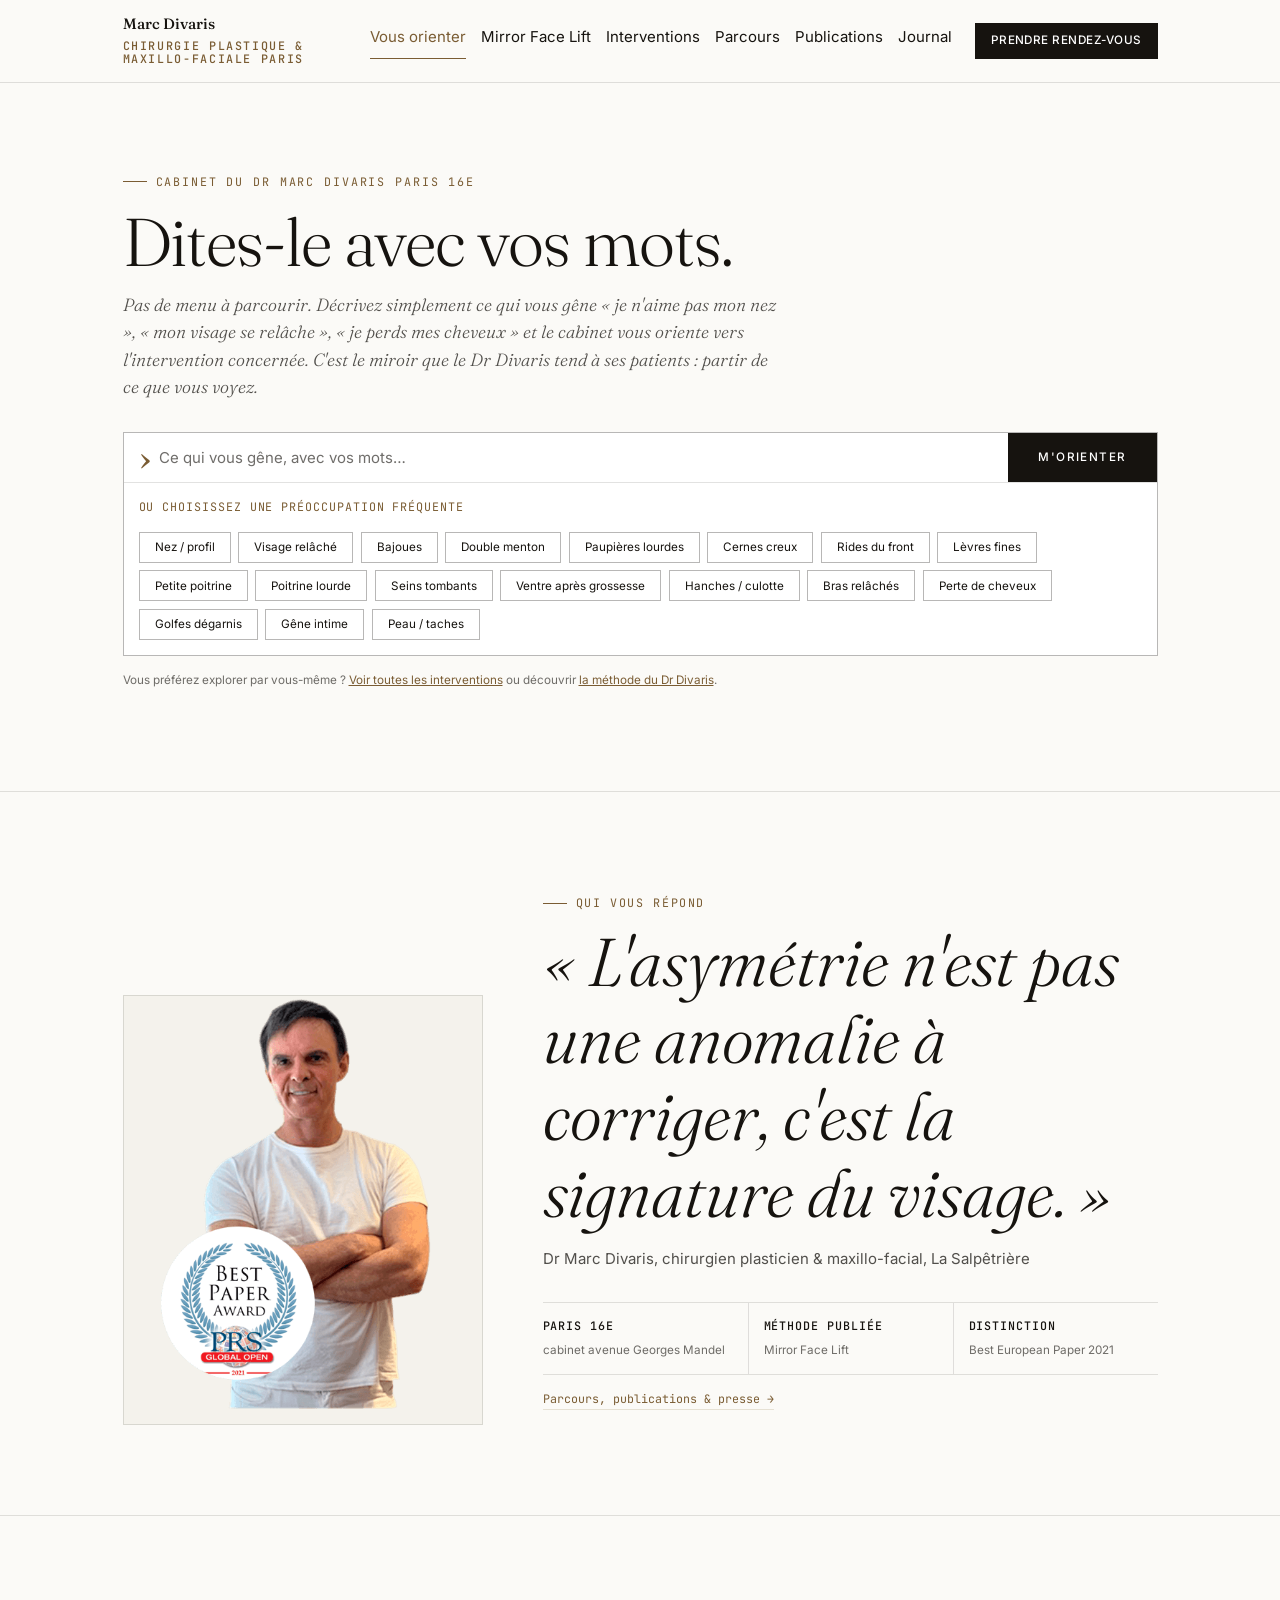
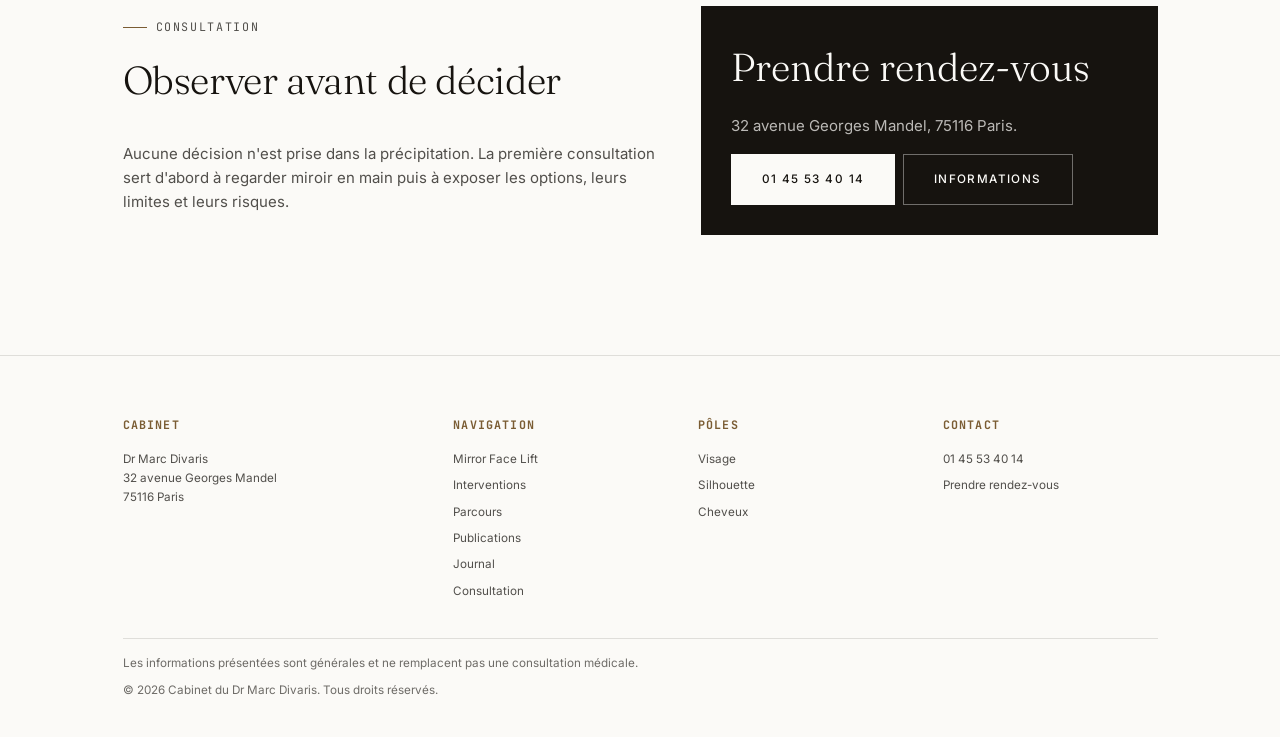
<file: index.html>
﻿<!DOCTYPE html>
<html lang="fr">
<head>
<meta charset="UTF-8">
<meta name="viewport" content="width=device-width, initial-scale=1.0">
<title>Dr Marc Divaris Dites-le avec vos mots | Chirurgie plastique, Paris</title>
<meta name="description" content="Décrivez ce qui vous gêne avec vos propres mots le cabinet du Dr Marc Divaris vous oriente vers la ou les interventions concernées. Orientation indicative, jamais un diagnostic.">
<link rel="preconnect" href="https://fonts.googleapis.com">
<link rel="preconnect" href="https://fonts.gstatic.com" crossorigin>
<link href="https://fonts.googleapis.com/css2?family=Fraunces:ital,opsz,wght@0,9..144,300;0,9..144,400;0,9..144,500;0,9..144,600;1,9..144,300;1,9..144,400&family=Inter:wght@400;500;600&family=JetBrains+Mono:wght@400;500&display=swap" rel="stylesheet">
<link rel="stylesheet" href="assets/style.css">
</head>
<body>
<a class="skip-link" href="#contenu">Aller au contenu principal</a>

<header class="site">
  <div class="wrap site-nav">
    <a class="brand" href="index.html">Marc Divaris<small>Chirurgie plastique &amp; maxillo-faciale Paris</small></a>
    <button type="button" class="nav-toggle" aria-label="Ouvrir le menu" aria-expanded="false" aria-controls="nav-links"><span></span><span></span><span></span></button>
    <ul class="nav-links" id="nav-links"><!-- généré par assets/main.js --></ul>
  </div>
</header>

<main id="contenu">

  <!-- GUIDE CONVERSATIONNEL -->
  <section class="guide plain">
    <div class="wrap">
      <p class="eyebrow">Cabinet du Dr Marc Divaris Paris 16e</p>
      <div class="mirror-stage">
        <h1 class="mirror-line"><span class="ghost" aria-hidden="true">Dites-le avec vos mots.</span><span class="real">Dites-le avec vos mots.</span></h1>
      </div>
      <p class="page-lede guide-intro">
        Pas de menu à parcourir. Décrivez simplement ce qui vous gêne « je n'aime pas mon nez »,
        « mon visage se relâche », « je perds mes cheveux » et le cabinet vous oriente vers
        l'intervention concernée. C'est le miroir que le Dr Divaris tend à ses patients : partir de ce que vous voyez.
      </p>

      <div class="guide-box">
        <form class="guide-form" id="guide-form" autocomplete="off">
          <div class="field">
            <span class="prompt-mark" aria-hidden="true">›</span>
            <input id="guide-input" name="q" type="text" aria-label="Décrivez ce qui vous gêne, avec vos mots" placeholder="Ce qui vous gêne, avec vos mots…">
          </div>
          <button type="submit">M'orienter</button>
        </form>

        <div class="guide-chips" id="guide-chips" role="group" aria-label="Préoccupations fréquentes">
          <span class="lbl">Ou choisissez une préoccupation fréquente</span>
          <button class="chip" data-concern="Je n'aime pas mon nez" type="button">Nez / profil</button>
          <button class="chip" data-concern="Mon visage se relâche" type="button">Visage relâché</button>
          <button class="chip" data-concern="Mes bajoues tombent" type="button">Bajoues</button>
          <button class="chip" data-concern="Double menton et cou qui pend" type="button">Double menton</button>
          <button class="chip" data-concern="Paupières lourdes" type="button">Paupières lourdes</button>
          <button class="chip" data-concern="Cernes creux sous les yeux" type="button">Cernes creux</button>
          <button class="chip" data-concern="Rides du front" type="button">Rides du front</button>
          <button class="chip" data-concern="Lèvres trop fines" type="button">Lèvres fines</button>
          <button class="chip" data-concern="Petite poitrine" type="button">Petite poitrine</button>
          <button class="chip" data-concern="Poitrine trop lourde" type="button">Poitrine lourde</button>
          <button class="chip" data-concern="Seins qui tombent" type="button">Seins tombants</button>
          <button class="chip" data-concern="Mon ventre après une grossesse" type="button">Ventre après grossesse</button>
          <button class="chip" data-concern="Graisse localisée sur les hanches" type="button">Hanches / culotte</button>
          <button class="chip" data-concern="Bras relâchés" type="button">Bras relâchés</button>
          <button class="chip" data-concern="Je perds mes cheveux" type="button">Perte de cheveux</button>
          <button class="chip" data-concern="Golfes dégarnis" type="button">Golfes dégarnis</button>
          <button class="chip" data-concern="Gêne intime ou sexe" type="button">Gêne intime</button>
          <button class="chip" data-concern="Peau terne et taches" type="button">Peau / taches</button>
        </div>

        <div class="guide-thread" id="guide-thread" aria-live="polite"></div>
      </div>

      <p class="guide-underline">
        Vous préférez explorer par vous-même ? <a href="interventions.html" style="color:var(--accent);">Voir toutes les interventions</a>
        ou découvrir <a href="methode.html" style="color:var(--accent);">la méthode du Dr Divaris</a>.
      </p>
    </div>
  </section>

  <!-- Qui vous répond : citation + signature, registre éditorial sobre -->
  <section class="meet">
    <div class="wrap meet-grid">
      <div class="meet-photo">
        <img src="assets/marc-divaris-best-paper.png" alt="Le Dr Marc Divaris, distingué par le Best Paper Award 2021 de PRS Global Open pour le Mirror Face Lift">
      </div>
      <div class="meet-content">
        <p class="section-tag">Qui vous répond</p>
        <blockquote class="meet-quote">« L'asymétrie n'est pas une anomalie à corriger, c'est la signature du visage. »</blockquote>
        <p class="meet-signature">Dr Marc Divaris, chirurgien plasticien &amp; maxillo-facial, La Salpêtrière</p>
        <div class="meet-points" aria-label="Repères du cabinet">
          <span><strong>Paris 16e</strong> cabinet avenue Georges Mandel</span>
          <span><strong>Méthode publiée</strong> Mirror Face Lift</span>
          <span><strong>Distinction</strong> Best European Paper 2021</span>
        </div>
        <a class="meet-link" href="parcours.html">Parcours, publications &amp; presse <span aria-hidden="true">→</span></a>
      </div>
    </div>
  </section>

  <!-- Consultation -->
  <section>
    <div class="wrap consult">
      <div class="prose"><p class="section-tag">Consultation</p><h2>Observer avant de décider</h2><p class="mt-2">Aucune décision n'est prise dans la précipitation. La première consultation sert d'abord à regarder miroir en main puis à exposer les options, leurs limites et leurs risques.</p></div>
      <div class="consult-card">
        <h3>Prendre rendez-vous</h3>
        <p>32 avenue Georges Mandel, 75116 Paris.</p>
        <div class="row"><a class="btn btn-light" href="tel:+33145534014">01 45 53 40 14</a><a class="btn btn-outline" href="consultation.html" style="color:var(--bg); border-color:rgba(247,247,245,.4);">Informations</a></div>
      </div>
    </div>
  </section>

</main>

<footer class="site" id="site-footer"><!-- généré par assets/main.js --></footer>

<script src="assets/main.js"></script>
<script src="assets/guide.js"></script>
</body>
</html>
</file>
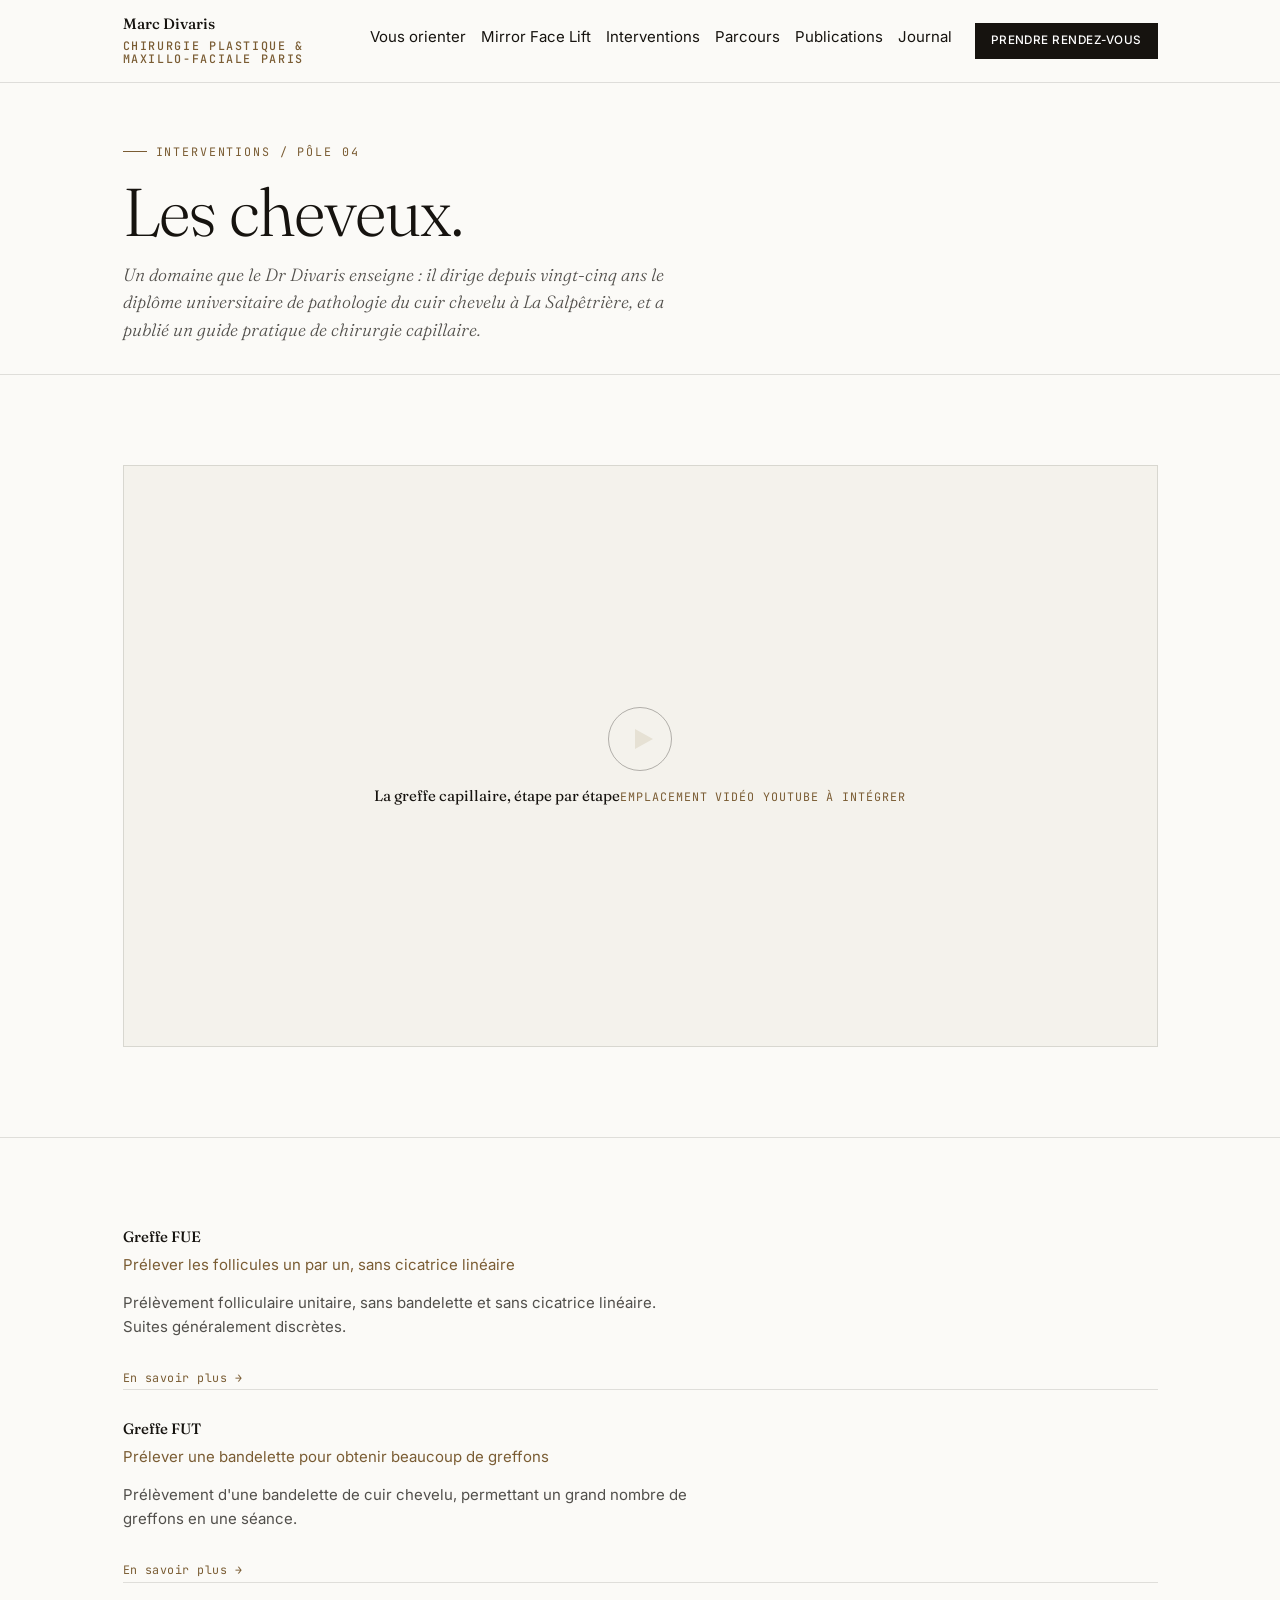
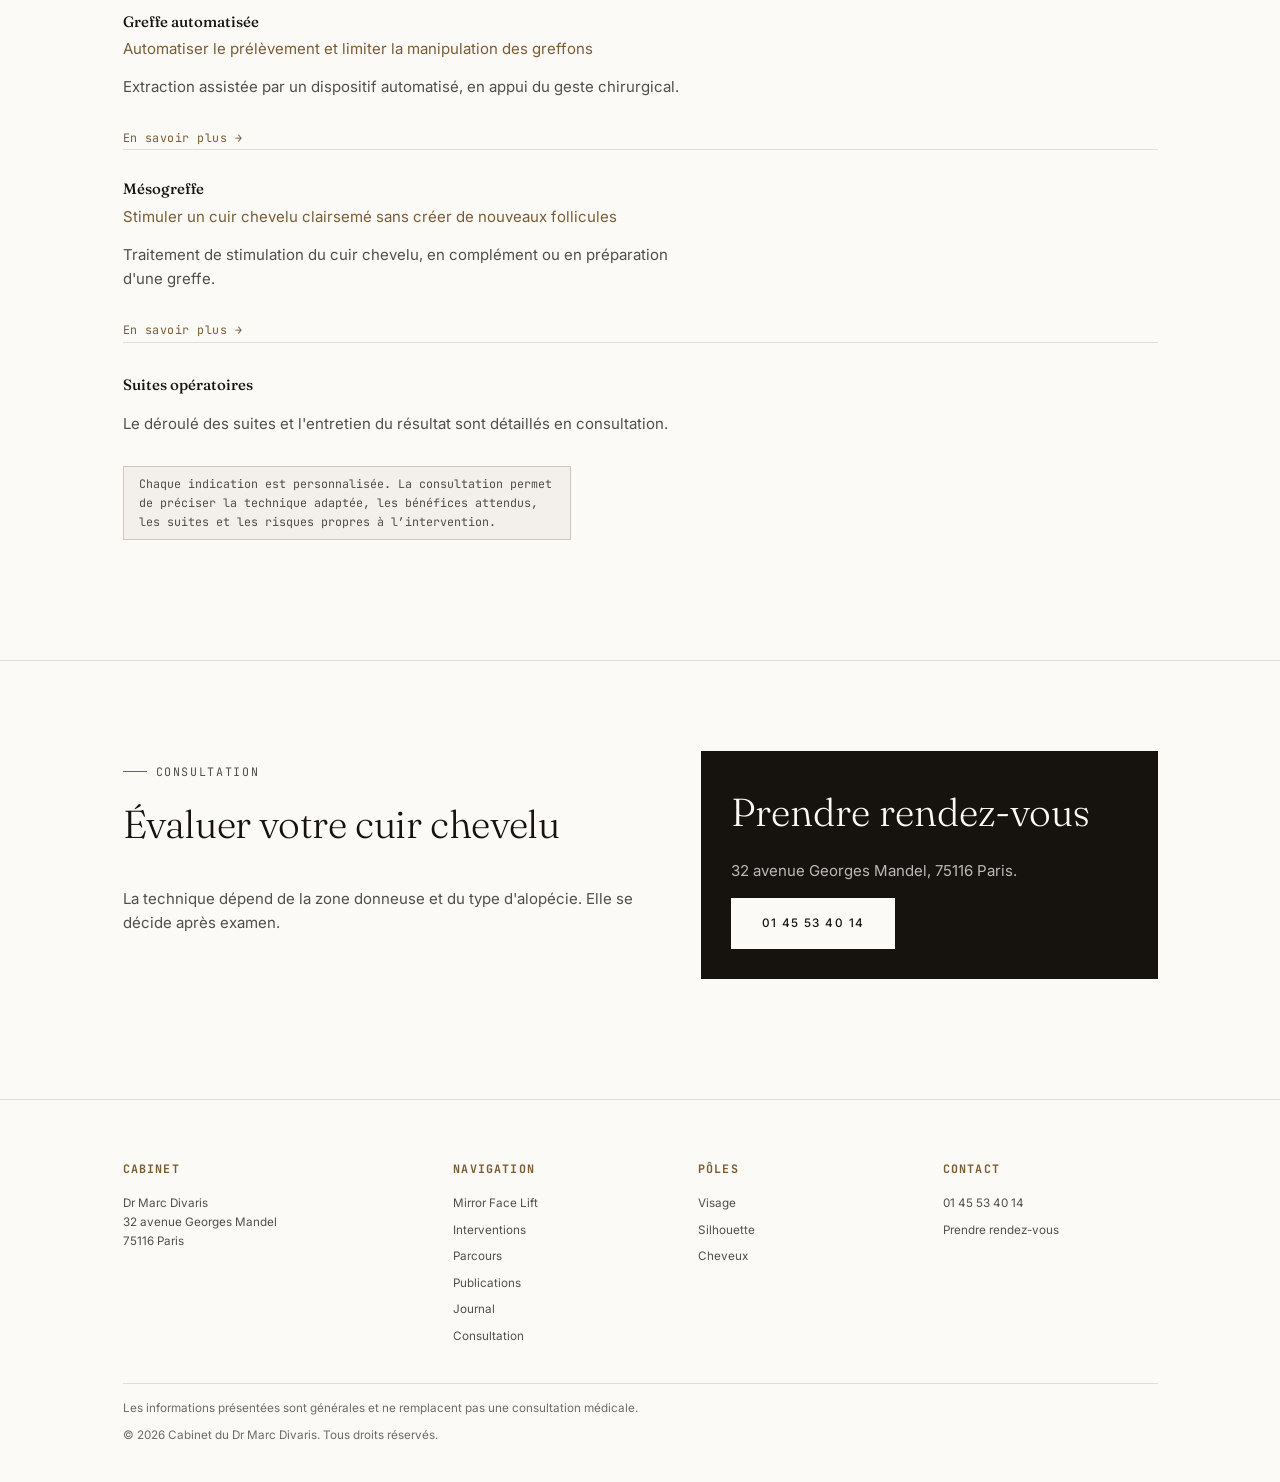
<file: cheveux.html>
﻿<!DOCTYPE html>
<html lang="fr">
<head>
<meta charset="UTF-8">
<meta name="viewport" content="width=device-width, initial-scale=1.0">
<title>Cheveux Dr Marc Divaris | Greffe capillaire FUE, FUT, mésogreffe</title>
<meta name="description" content="Greffe de cheveux et pathologie du cuir chevelu par le Dr Marc Divaris, qui dirige un diplôme universitaire de pathologie du cuir chevelu à La Salpêtrière : FUE, FUT, greffe automatisée, mésogreffe.">
<link rel="preconnect" href="https://fonts.googleapis.com">
<link rel="preconnect" href="https://fonts.gstatic.com" crossorigin>
<link href="https://fonts.googleapis.com/css2?family=Fraunces:ital,opsz,wght@0,9..144,300;0,9..144,400;0,9..144,500;0,9..144,600;1,9..144,300;1,9..144,400&family=Inter:wght@400;500;600&family=JetBrains+Mono:wght@400;500&display=swap" rel="stylesheet">
<link rel="stylesheet" href="assets/style.css">
</head>
<body>
<a class="skip-link" href="#contenu">Aller au contenu principal</a>

<header class="site">
  <div class="wrap site-nav">
    <a class="brand" href="index.html">Marc Divaris<small>Chirurgie plastique &amp; maxillo-faciale Paris</small></a>
    <button type="button" class="nav-toggle" aria-label="Ouvrir le menu" aria-expanded="false" aria-controls="nav-links"><span></span><span></span><span></span></button>
    <ul class="nav-links" id="nav-links">
      <li><a href="index.html">Accueil</a></li>
      <li><a href="methode.html">Mirror Face Lift</a></li>
      <li><a href="interventions.html" aria-current="page">Interventions</a></li>
      <li><a href="parcours.html">Parcours</a></li>
      <li><a href="consultation.html">Consultation</a></li>
      <li><a class="nav-cta" href="consultation.html">Prendre rendez-vous</a></li>
    </ul>
  </div>
</header>

<main id="contenu">

  <section class="page-head plain">
    <div class="wrap">
      <p class="eyebrow"><a href="interventions.html" style="color:inherit; text-decoration:none;">Interventions</a> / Pôle 04</p>
      <div class="mirror-stage"><h1 class="mirror-line"><span class="ghost" aria-hidden="true">Les cheveux.</span><span class="real">Les cheveux.</span></h1></div>
      <p class="page-lede">Un domaine que le Dr Divaris enseigne : il dirige depuis vingt-cinq ans le diplôme universitaire de pathologie du cuir chevelu à La Salpêtrière, et a publié un guide pratique de chirurgie capillaire.</p>
    </div>
  </section>

  <section>
    <div class="wrap">
      <button type="button" class="video-slot" data-youtube="" aria-label="Vidéo greffe de cheveux (à intégrer)">
        <span class="vs-inner"><span class="play"><svg width="18" height="20" viewBox="0 0 18 20" fill="none"><path d="M0 0L18 10L0 20V0Z" style="fill:var(--accent-light)"/></svg></span><span class="vs-title">La greffe capillaire, étape par étape</span><span class="vs-note">Emplacement vidéo YouTube à intégrer</span></span>
      </button>
    </div>
  </section>

  <section>
    <div class="wrap prose">
      <h2 class="sr-only">Interventions capillaires</h2>
      <div id="fue"><h3><a class="title-link" href="intervention.html?soin=fue">Greffe FUE<span class="title-clarifier">Prélever les follicules un par un, sans cicatrice linéaire</span></a></h3><p>Prélèvement folliculaire unitaire, sans bandelette et sans cicatrice linéaire. Suites généralement discrètes.</p><a class="detail-link" href="intervention.html?soin=fue">En savoir plus <span aria-hidden="true">→</span></a></div>
      <hr class="divider mt-3">
      <div id="fut" class="mt-3"><h3><a class="title-link" href="intervention.html?soin=fut">Greffe FUT<span class="title-clarifier">Prélever une bandelette pour obtenir beaucoup de greffons</span></a></h3><p>Prélèvement d'une bandelette de cuir chevelu, permettant un grand nombre de greffons en une séance.</p><a class="detail-link" href="intervention.html?soin=fut">En savoir plus <span aria-hidden="true">→</span></a></div>
      <hr class="divider mt-3">
      <div id="auto" class="mt-3"><h3><a class="title-link" href="intervention.html?soin=auto">Greffe automatisée<span class="title-clarifier">Automatiser le prélèvement et limiter la manipulation des greffons</span></a></h3><p>Extraction assistée par un dispositif automatisé, en appui du geste chirurgical.</p><a class="detail-link" href="intervention.html?soin=auto">En savoir plus <span aria-hidden="true">→</span></a></div>
      <hr class="divider mt-3">
      <div id="meso" class="mt-3"><h3><a class="title-link" href="intervention.html?soin=meso">Mésogreffe<span class="title-clarifier">Stimuler un cuir chevelu clairsemé sans créer de nouveaux follicules</span></a></h3><p>Traitement de stimulation du cuir chevelu, en complément ou en préparation d'une greffe.</p><a class="detail-link" href="intervention.html?soin=meso">En savoir plus <span aria-hidden="true">→</span></a></div>
      <hr class="divider mt-3">
      <div id="suites" class="mt-3"><h3>Suites opératoires</h3><p>Le déroulé des suites et l'entretien du résultat sont détaillés en consultation.</p></div>

      <p class="provisional mt-3">Chaque indication est personnalisée. La consultation permet de préciser la technique adaptée, les bénéfices attendus, les suites et les risques propres à l’intervention.</p>
    </div>
  </section>

  <section>
    <div class="wrap consult">
      <div class="prose"><p class="section-tag">Consultation</p><h2>Évaluer votre cuir chevelu</h2><p class="mt-2">La technique dépend de la zone donneuse et du type d'alopécie. Elle se décide après examen.</p></div>
      <div class="consult-card"><h3>Prendre rendez-vous</h3><p>32 avenue Georges Mandel, 75116 Paris.</p><a class="btn btn-light" href="tel:+33145534014">01 45 53 40 14</a></div>
    </div>
  </section>

</main>

<footer class="site" id="site-footer"><!-- généré par assets/main.js --></footer>

<script src="assets/main.js"></script>
</body>
</html>
</file>
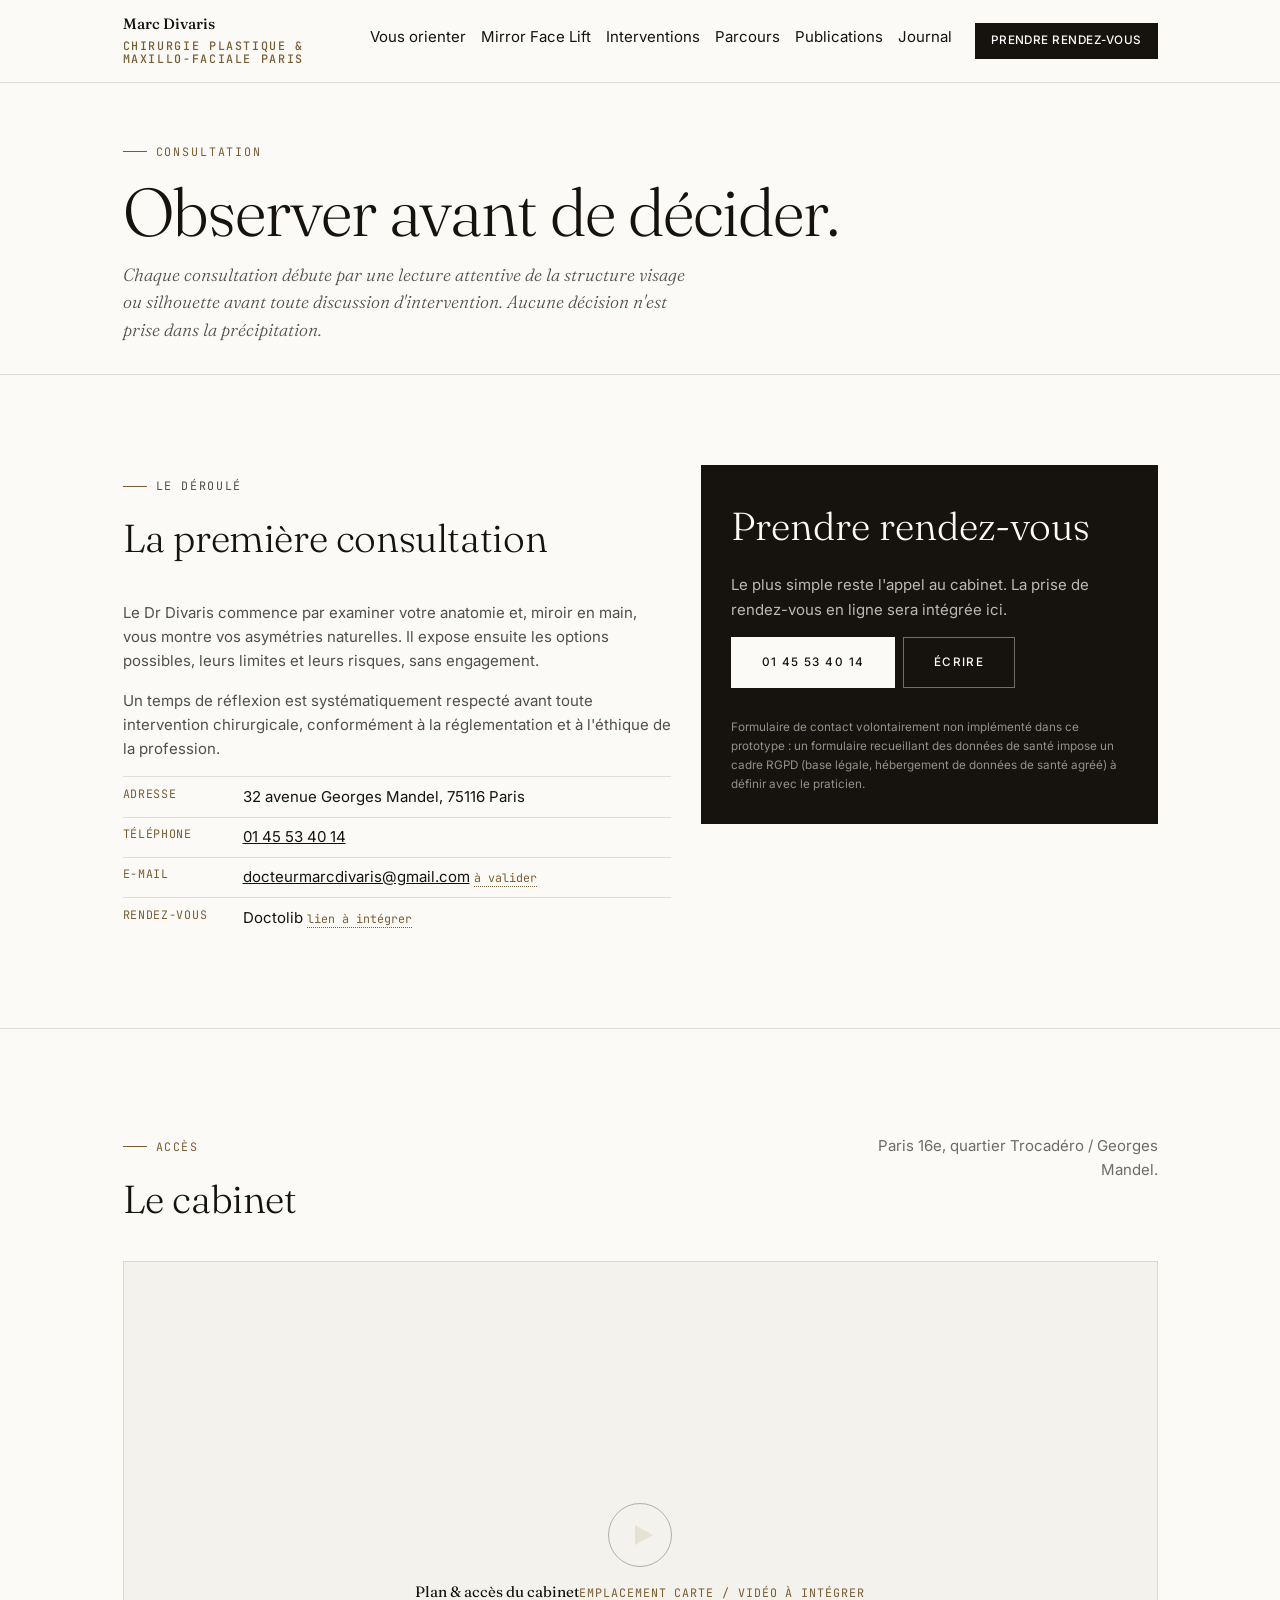
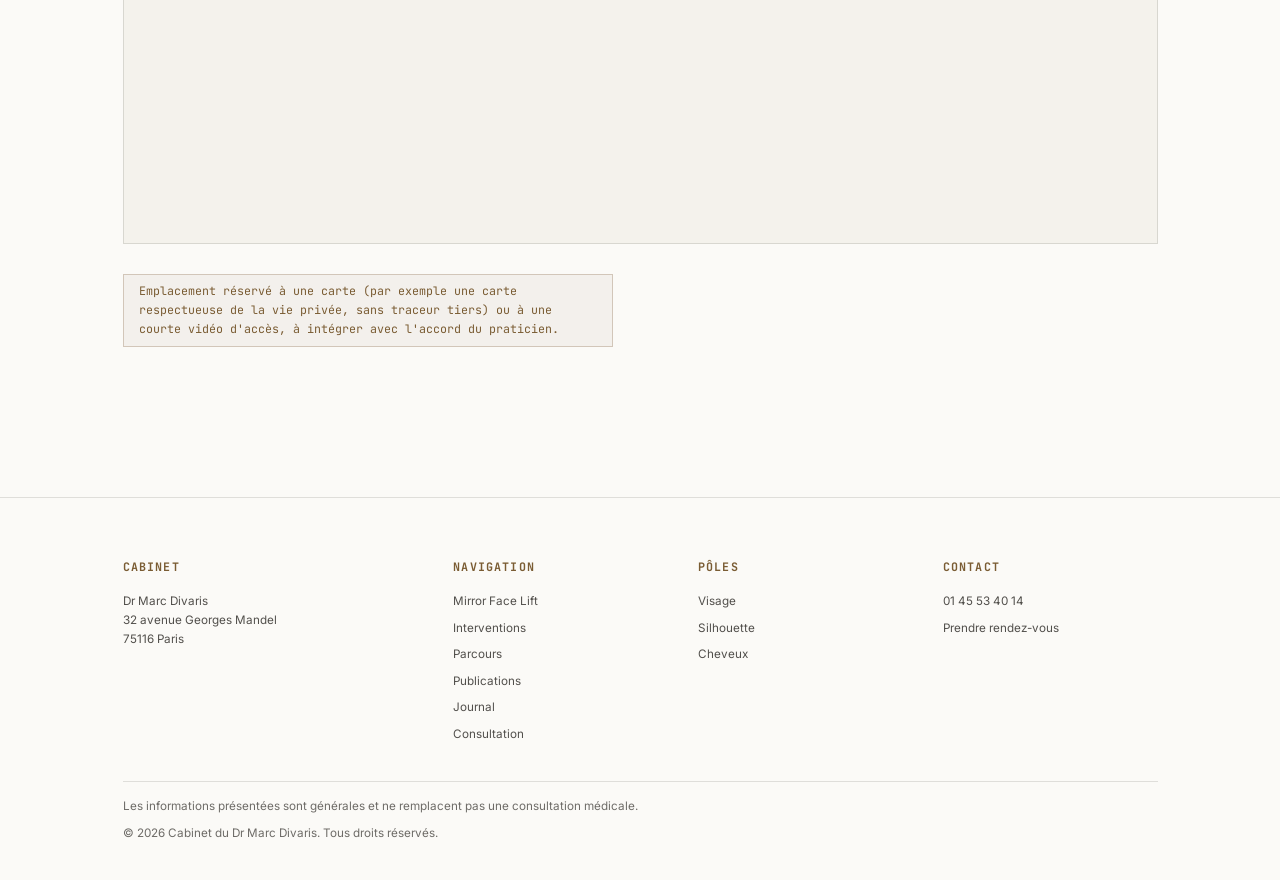
<file: consultation.html>
﻿<!DOCTYPE html>
<html lang="fr">
<head>
<meta charset="UTF-8">
<meta name="viewport" content="width=device-width, initial-scale=1.0">
<title>Consultation &amp; contact Dr Marc Divaris, Paris 16e</title>
<meta name="description" content="Prendre rendez-vous avec le Dr Marc Divaris 32 avenue Georges Mandel, 75116 Paris. Téléphone, e-mail, Doctolib. Déroulé de la première consultation.">
<link rel="preconnect" href="https://fonts.googleapis.com">
<link rel="preconnect" href="https://fonts.gstatic.com" crossorigin>
<link href="https://fonts.googleapis.com/css2?family=Fraunces:ital,opsz,wght@0,9..144,300;0,9..144,400;0,9..144,500;0,9..144,600;1,9..144,300;1,9..144,400&family=Inter:wght@400;500;600&family=JetBrains+Mono:wght@400;500&display=swap" rel="stylesheet">
<link rel="stylesheet" href="assets/style.css">
</head>
<body>
<a class="skip-link" href="#contenu">Aller au contenu principal</a>

<header class="site">
  <div class="wrap site-nav">
    <a class="brand" href="index.html">Marc Divaris<small>Chirurgie plastique &amp; maxillo-faciale Paris</small></a>
    <button type="button" class="nav-toggle" aria-label="Ouvrir le menu" aria-expanded="false" aria-controls="nav-links"><span></span><span></span><span></span></button>
    <ul class="nav-links" id="nav-links">
      <li><a href="index.html">Accueil</a></li>
      <li><a href="methode.html">Mirror Face Lift</a></li>
      <li><a href="interventions.html">Interventions</a></li>
      <li><a href="parcours.html">Parcours</a></li>
      <li><a href="consultation.html" aria-current="page">Consultation</a></li>
      <li><a class="nav-cta" href="consultation.html">Prendre rendez-vous</a></li>
    </ul>
  </div>
</header>

<main id="contenu">

  <section class="page-head plain">
    <div class="wrap">
      <p class="eyebrow">Consultation</p>
      <div class="mirror-stage"><h1 class="mirror-line"><span class="ghost" aria-hidden="true">Observer avant de décider.</span><span class="real">Observer avant de décider.</span></h1></div>
      <p class="page-lede">Chaque consultation débute par une lecture attentive de la structure visage ou silhouette avant toute discussion d'intervention. Aucune décision n'est prise dans la précipitation.</p>
    </div>
  </section>

  <section>
    <div class="wrap consult">
      <div class="prose">
        <p class="section-tag">Le déroulé</p>
        <h2>La première consultation</h2>
        <p class="mt-2">Le Dr Divaris commence par examiner votre anatomie et, miroir en main, vous montre vos asymétries naturelles. Il expose ensuite les options possibles, leurs limites et leurs risques, sans engagement.</p>
        <p>Un temps de réflexion est systématiquement respecté avant toute intervention chirurgicale, conformément à la réglementation et à l'éthique de la profession.</p>
        <ul class="contact-lines">
          <li><span class="k">Adresse</span><span>32 avenue Georges Mandel, 75116 Paris</span></li>
          <li><span class="k">Téléphone</span><span><a href="tel:+33145534014">01 45 53 40 14</a></span></li>
          <li><span class="k">E-mail</span><span><a href="mailto:docteurmarcdivaris@gmail.com">docteurmarcdivaris@gmail.com</a> <span class="tbc">à valider</span></span></li>
          <li><span class="k">Rendez-vous</span><span>Doctolib <span class="tbc">lien à intégrer</span></span></li>
        </ul>
      </div>
      <div class="consult-card">
        <h3>Prendre rendez-vous</h3>
        <p>Le plus simple reste l'appel au cabinet. La prise de rendez-vous en ligne sera intégrée ici.</p>
        <div class="row">
          <a class="btn btn-light" href="tel:+33145534014">01 45 53 40 14</a>
          <a class="btn btn-outline" href="mailto:docteurmarcdivaris@gmail.com" style="color:var(--bg); border-color:rgba(247,247,245,.4);">Écrire</a>
        </div>
        <p class="mt-3" style="font-size:.78rem; color:rgba(247,247,245,.55); margin-bottom:0;">Formulaire de contact volontairement non implémenté dans ce prototype : un formulaire recueillant des données de santé impose un cadre RGPD (base légale, hébergement de données de santé agréé) à définir avec le praticien.</p>
      </div>
    </div>
  </section>

  <section>
    <div class="wrap">
      <div class="section-head"><div><p class="section-tag">Accès</p><h2>Le cabinet</h2></div><p class="section-note">Paris 16e, quartier Trocadéro / Georges Mandel.</p></div>
      <button type="button" class="video-slot" data-youtube="" aria-label="Plan / visite du cabinet (à intégrer)">
        <span class="vs-inner"><span class="play"><svg width="18" height="20" viewBox="0 0 18 20" fill="none"><path d="M0 0L18 10L0 20V0Z" style="fill:var(--accent-light)"/></svg></span><span class="vs-title">Plan &amp; accès du cabinet</span><span class="vs-note">Emplacement carte / vidéo à intégrer</span></span>
      </button>
      <p class="provisional mt-3">Emplacement réservé à une carte (par exemple une carte respectueuse de la vie privée, sans traceur tiers) ou à une courte vidéo d'accès, à intégrer avec l'accord du praticien.</p>
    </div>
  </section>

</main>

<footer class="site" id="site-footer"><!-- généré par assets/main.js --></footer>

<script src="assets/main.js"></script>
</body>
</html>
</file>
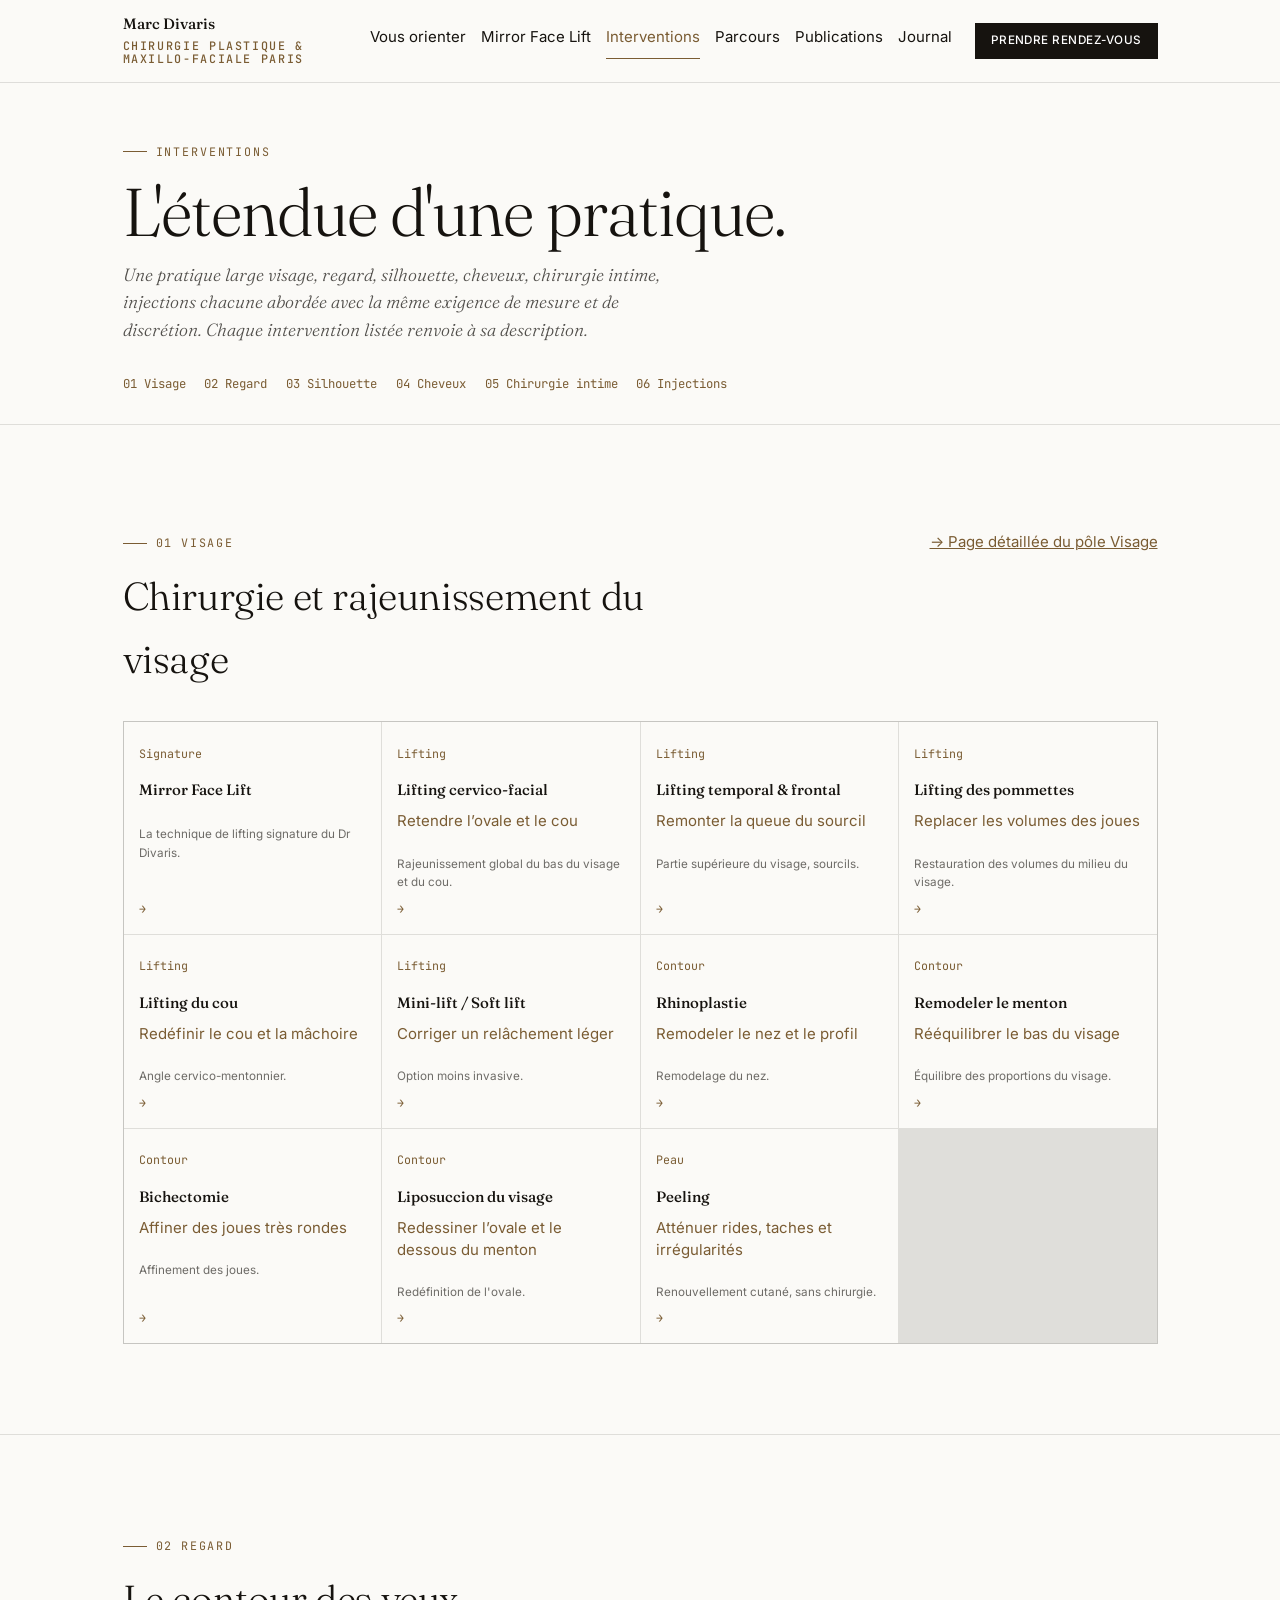
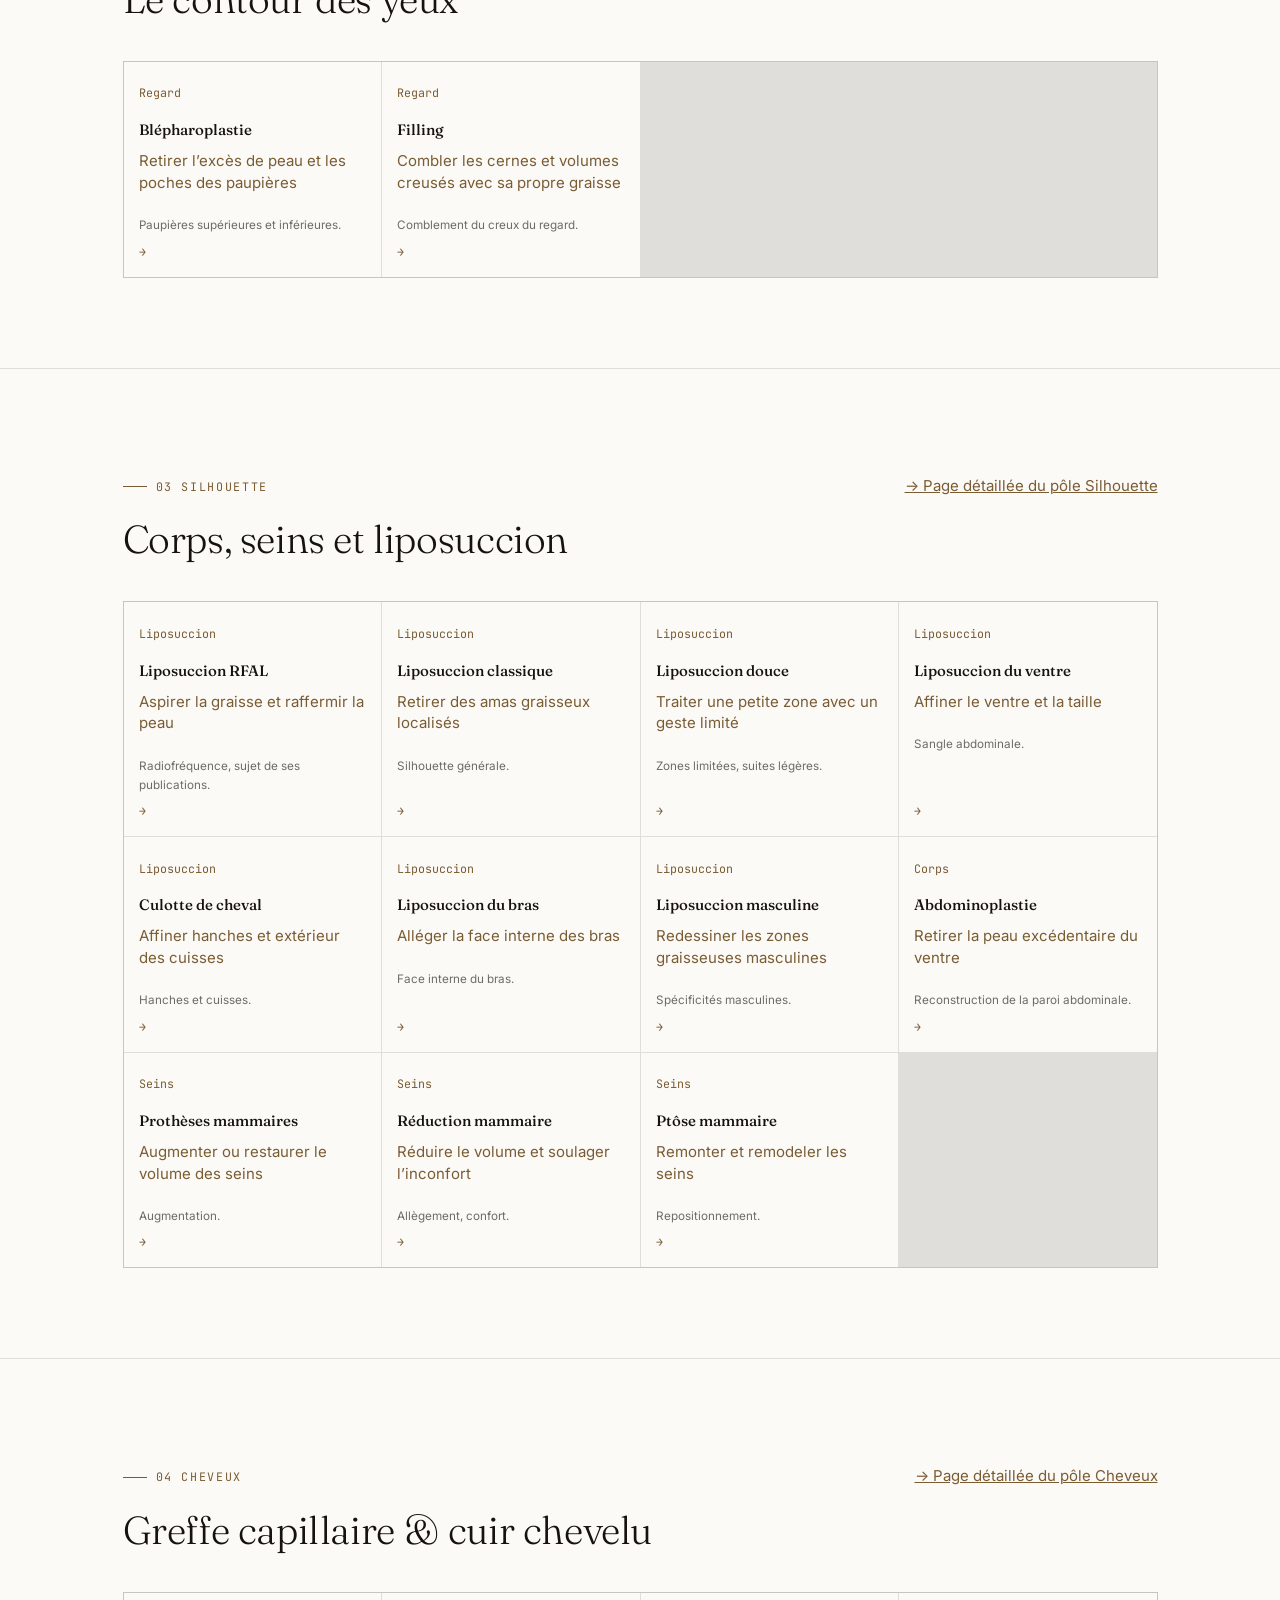
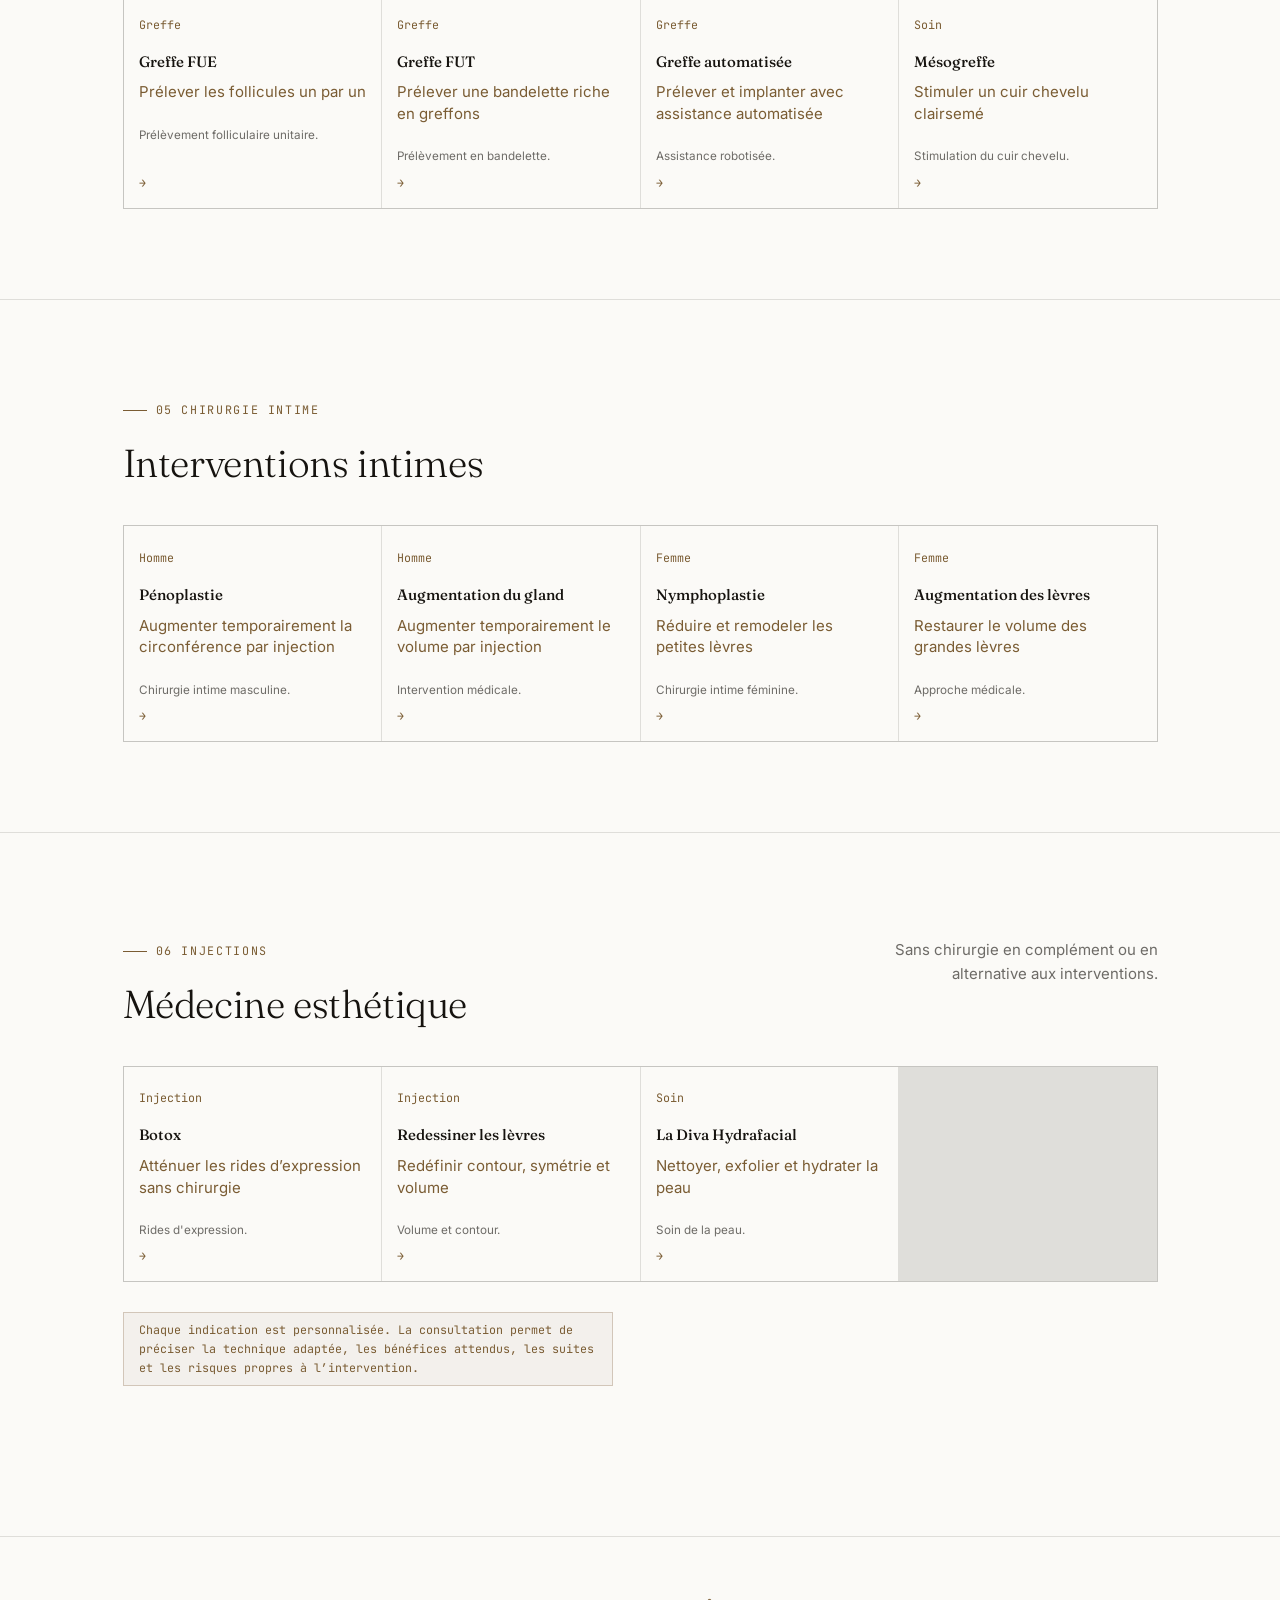
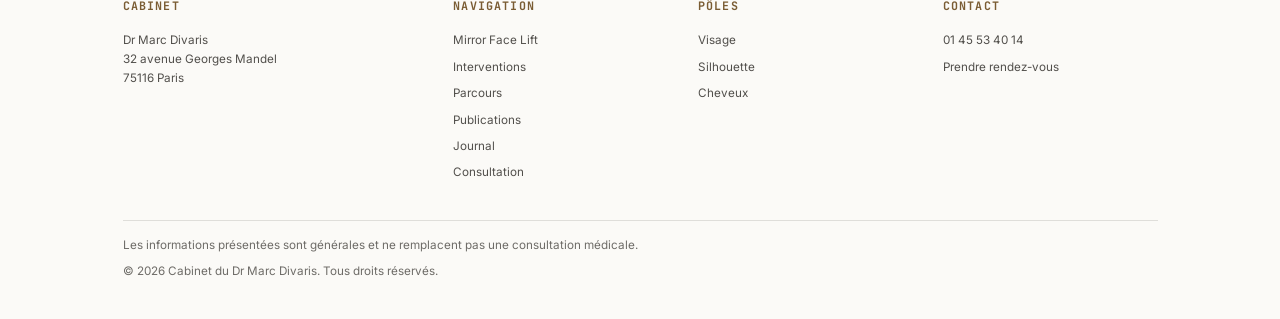
<file: intervention.html>
﻿<!DOCTYPE html>
<html lang="fr">
<head>
<meta charset="UTF-8">
<meta name="viewport" content="width=device-width, initial-scale=1.0">
<title>Intervention Dr Marc Divaris</title>
<meta name="description" content="Présentation détaillée d'une intervention proposée par le Dr Marc Divaris.">
<link rel="preconnect" href="https://fonts.googleapis.com">
<link rel="preconnect" href="https://fonts.gstatic.com" crossorigin>
<link href="https://fonts.googleapis.com/css2?family=Fraunces:ital,opsz,wght@0,9..144,300;0,9..144,400;0,9..144,500;0,9..144,600;1,9..144,300;1,9..144,400&family=Inter:wght@400;500;600&family=JetBrains+Mono:wght@400;500&display=swap" rel="stylesheet">
<link rel="stylesheet" href="assets/style.css">
</head>
<body>
<a class="skip-link" href="#contenu">Aller au contenu principal</a>
<header class="site">
  <div class="wrap site-nav">
    <a class="brand" href="index.html">Marc Divaris<small>Chirurgie plastique &amp; maxillo-faciale Paris</small></a>
    <button type="button" class="nav-toggle" aria-label="Ouvrir le menu" aria-expanded="false" aria-controls="nav-links"><span></span><span></span><span></span></button>
    <ul class="nav-links" id="nav-links"></ul>
  </div>
</header>
<main id="contenu">
  <section class="page-head plain">
    <div class="wrap">
      <p class="eyebrow" id="care-pole">Intervention</p>
      <div class="mirror-stage"><h1 class="mirror-line"><span class="real" id="care-title">Intervention</span></h1></div>
      <p class="page-lede" id="care-intro"></p>
    </div>
  </section>
  <section class="care-detail">
    <div class="wrap care-layout">
      <article class="prose">
        <section>
          <p class="section-tag">Indications et déroulement</p>
          <p id="care-analysis"></p>
        </section>
        <hr class="divider mt-3">
        <section class="mt-3">
          <p class="section-tag">Suites et précautions</p>
          <p id="care-suites"></p>
        </section>
        <div id="care-longform" class="care-longform"></div>
        <p class="provisional mt-3">Chaque indication est personnalisée. La consultation permet de préciser la technique adaptée, les bénéfices attendus, les suites et les risques propres à l’intervention.</p>
        <p class="source-link"><a id="care-source" href="#" target="_blank" rel="noopener">Consulter la page source officielle ↗</a></p>
      </article>
      <aside class="care-aside">
        <p class="section-tag">Consultation</p>
        <h2>Une indication sur mesure</h2>
        <p>La technique, l’anesthésie, les suites et la faisabilité sont déterminées après examen.</p>
        <a class="btn" href="consultation.html">Prendre rendez-vous</a>
        <a class="text-link" href="interventions.html">← Toutes les interventions</a>
      </aside>
    </div>
  </section>
</main>
<footer class="site" id="site-footer"><!-- généré par assets/main.js --></footer>
<script src="assets/interventions-data.js"></script>
<script src="assets/intervention.js"></script>
<script src="assets/main.js"></script>
</body>
</html>
</file>
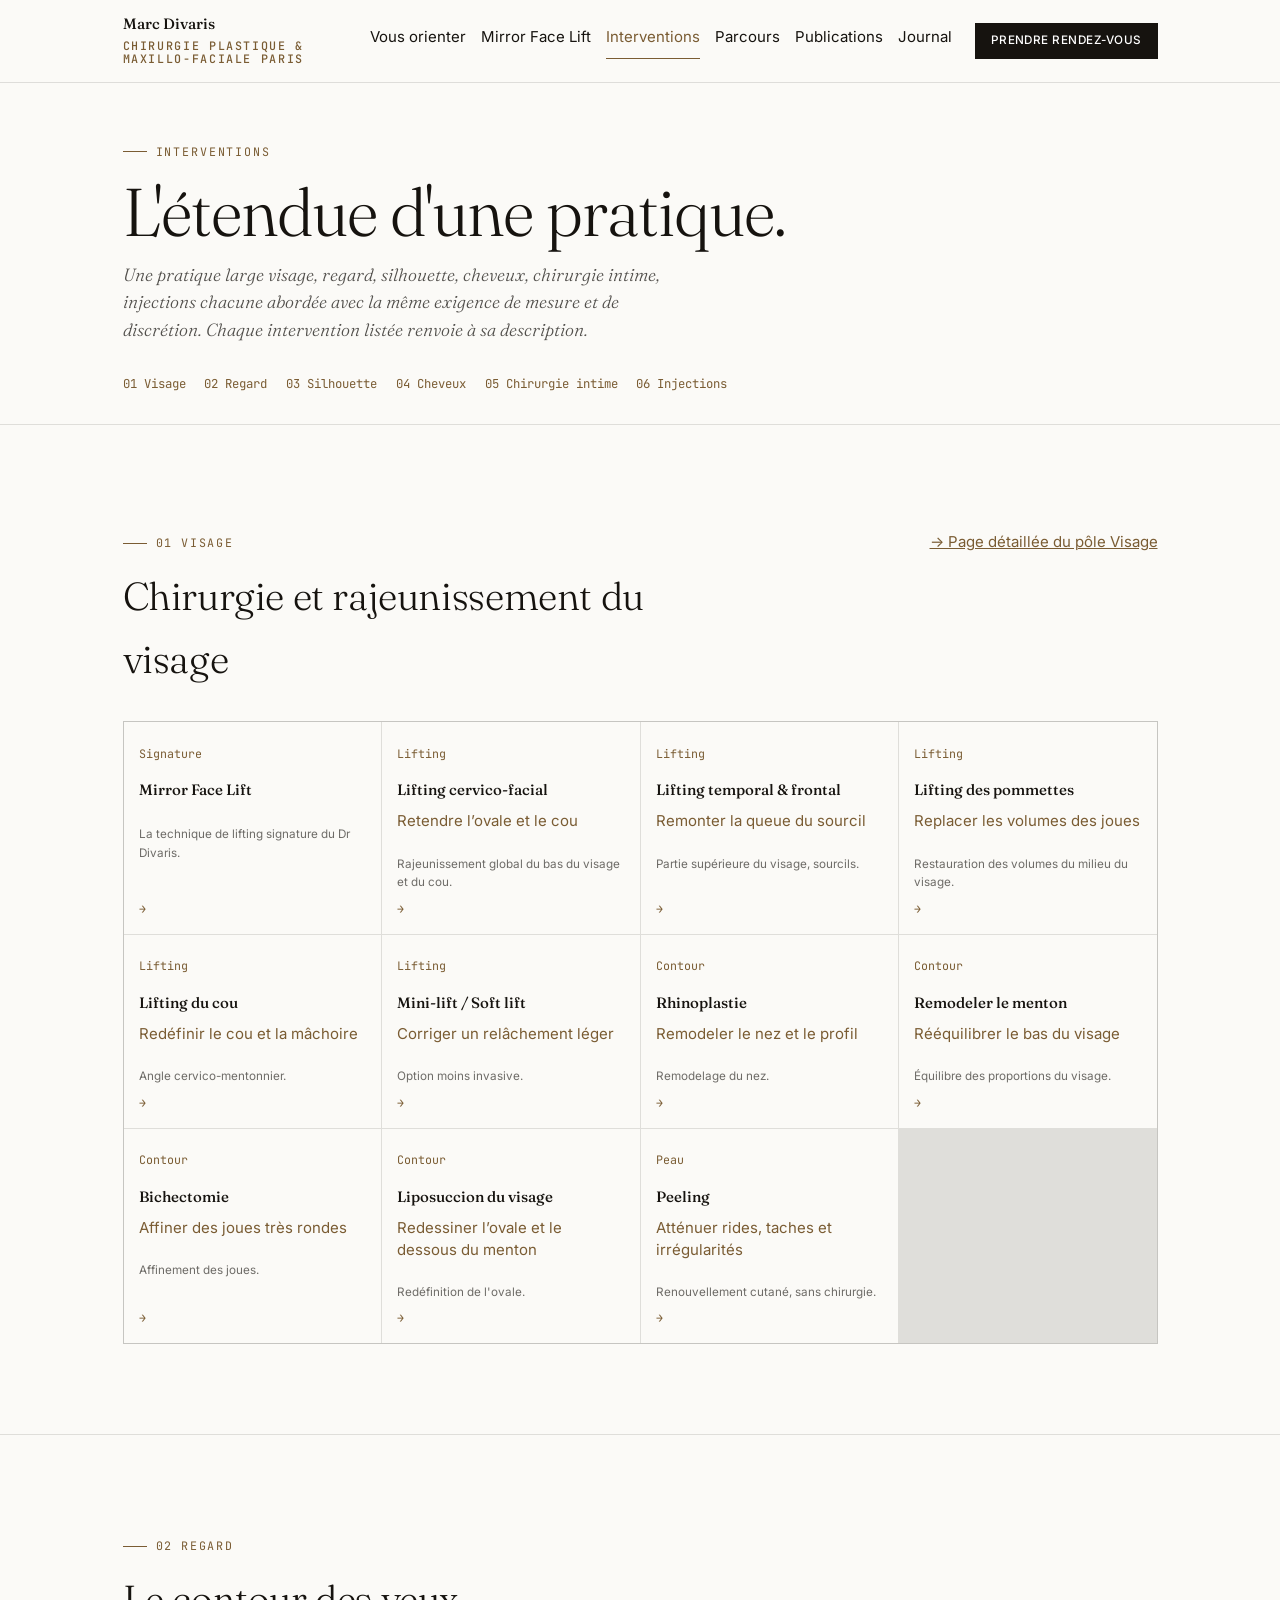
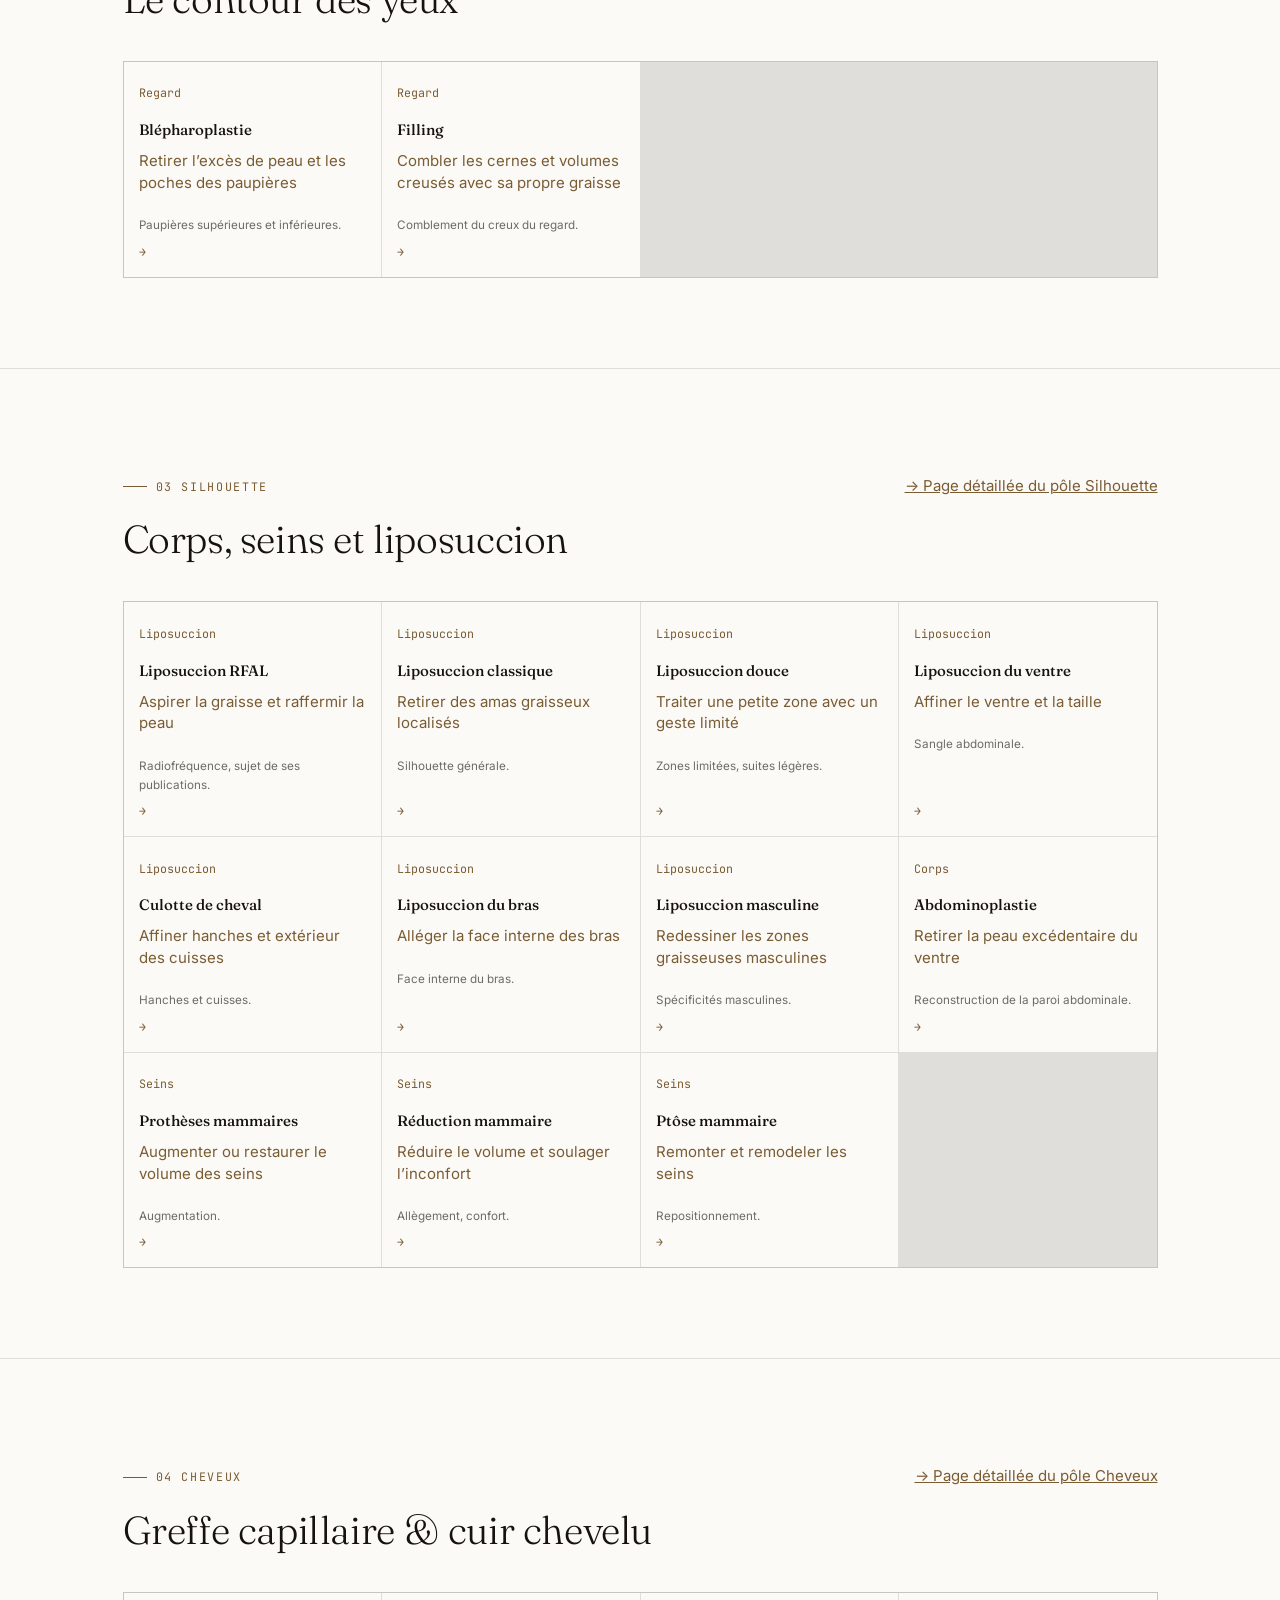
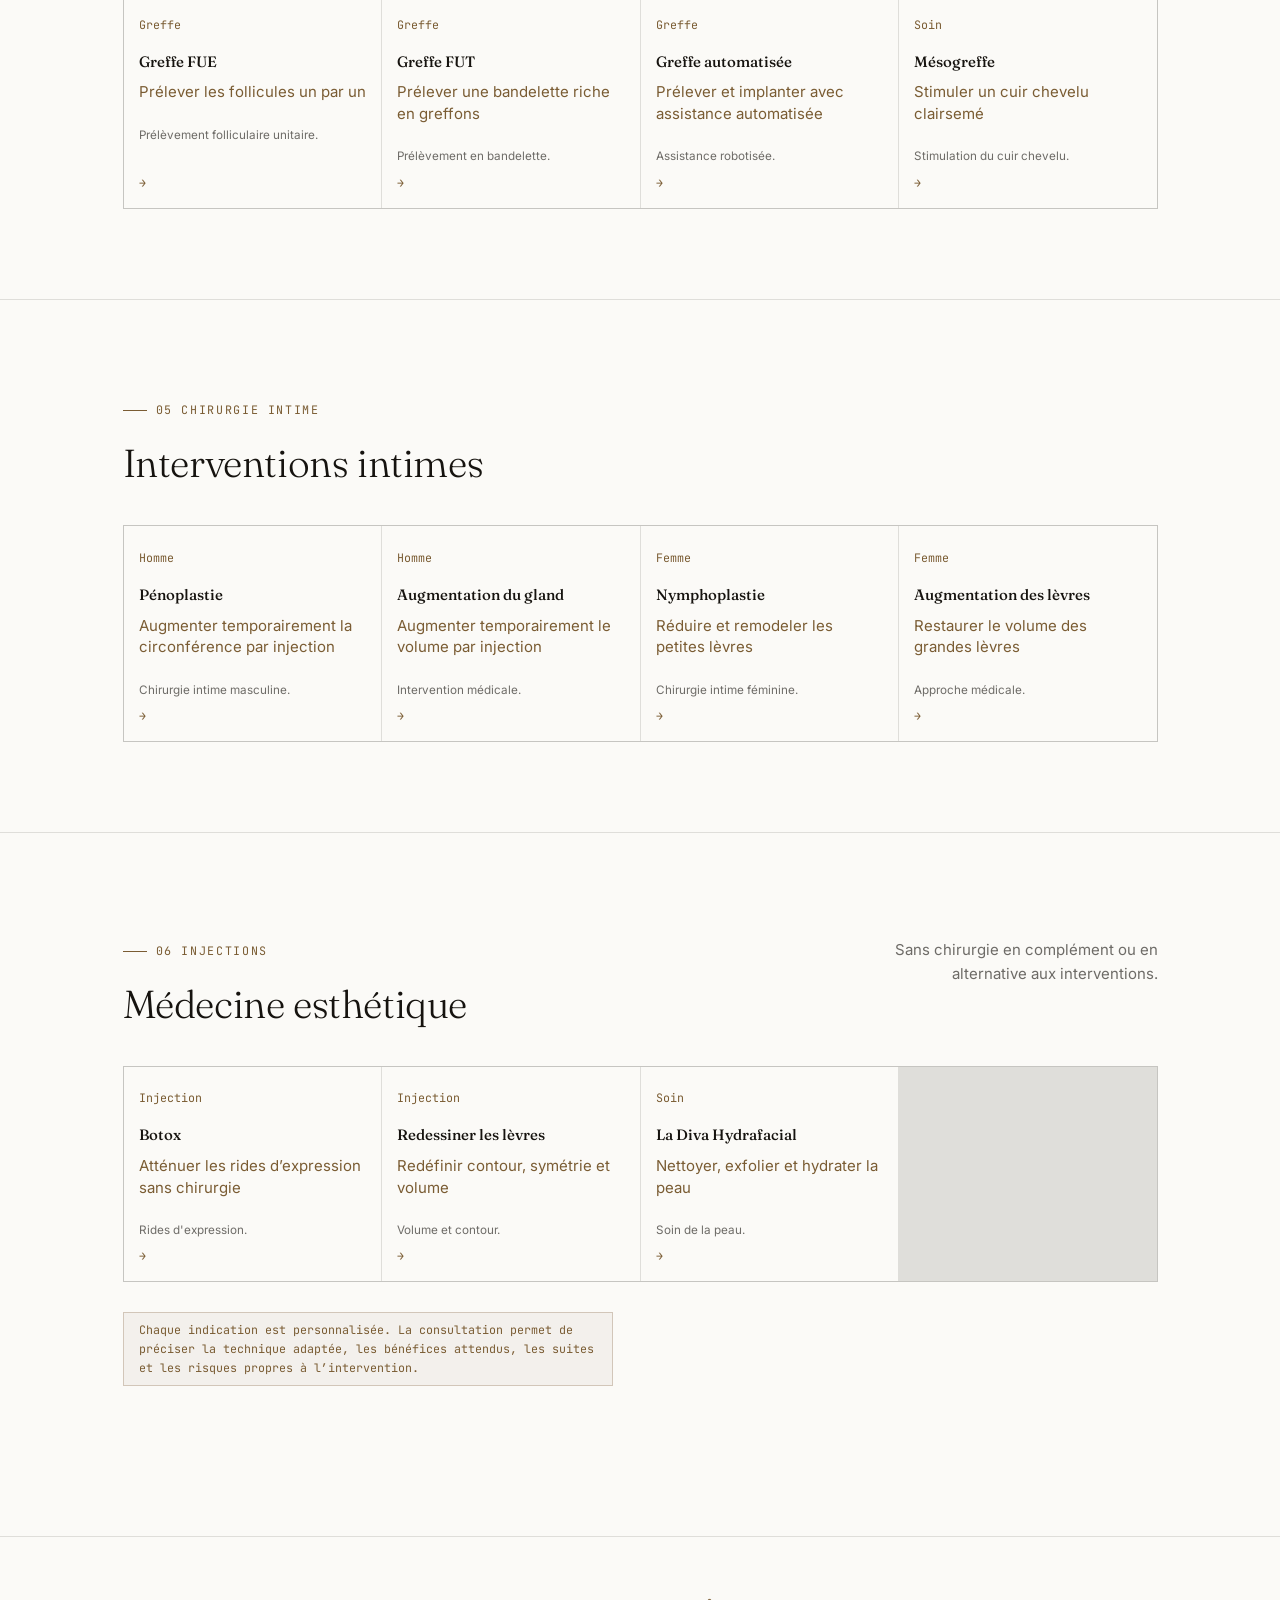
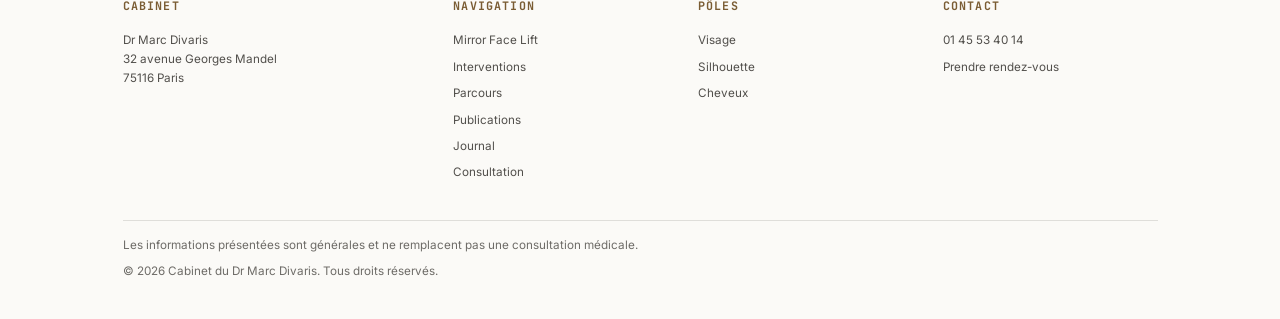
<file: interventions.html>
﻿<!DOCTYPE html>
<html lang="fr">
<head>
<meta charset="UTF-8">
<meta name="viewport" content="width=device-width, initial-scale=1.0">
<title>Interventions Dr Marc Divaris | Visage, silhouette, cheveux…</title>
<meta name="description" content="L'ensemble des interventions du Dr Marc Divaris : chirurgie du visage, du regard, de la silhouette, greffe de cheveux, chirurgie intime et injections.">
<link rel="preconnect" href="https://fonts.googleapis.com">
<link rel="preconnect" href="https://fonts.gstatic.com" crossorigin>
<link href="https://fonts.googleapis.com/css2?family=Fraunces:ital,opsz,wght@0,9..144,300;0,9..144,400;0,9..144,500;0,9..144,600;1,9..144,300;1,9..144,400&family=Inter:wght@400;500;600&family=JetBrains+Mono:wght@400;500&display=swap" rel="stylesheet">
<link rel="stylesheet" href="assets/style.css">
</head>
<body>
<a class="skip-link" href="#contenu">Aller au contenu principal</a>

<header class="site">
  <div class="wrap site-nav">
    <a class="brand" href="index.html">Marc Divaris<small>Chirurgie plastique &amp; maxillo-faciale Paris</small></a>
    <button type="button" class="nav-toggle" aria-label="Ouvrir le menu" aria-expanded="false" aria-controls="nav-links"><span></span><span></span><span></span></button>
    <ul class="nav-links" id="nav-links">
      <li><a href="index.html">Accueil</a></li>
      <li><a href="methode.html">Mirror Face Lift</a></li>
      <li><a href="interventions.html" aria-current="page">Interventions</a></li>
      <li><a href="parcours.html">Parcours</a></li>
      <li><a href="consultation.html">Consultation</a></li>
      <li><a class="nav-cta" href="consultation.html">Prendre rendez-vous</a></li>
    </ul>
  </div>
</header>

<main id="contenu">

  <section class="page-head plain">
    <div class="wrap">
      <p class="eyebrow">Interventions</p>
      <div class="mirror-stage"><h1 class="mirror-line"><span class="ghost" aria-hidden="true">L'étendue d'une pratique.</span><span class="real">L'étendue d'une pratique.</span></h1></div>
      <p class="page-lede">Une pratique large visage, regard, silhouette, cheveux, chirurgie intime, injections chacune abordée avec la même exigence de mesure et de discrétion. Chaque intervention listée renvoie à sa description.</p>
      <nav class="mt-2 mono" aria-label="Sommaire des pôles" style="font-size:.82rem; display:flex; gap:1.25rem; flex-wrap:wrap; color:var(--accent);">
        <a href="#visage" style="text-decoration:none; color:inherit;">01 Visage</a>
        <a href="#regard" style="text-decoration:none; color:inherit;">02 Regard</a>
        <a href="#silhouette" style="text-decoration:none; color:inherit;">03 Silhouette</a>
        <a href="#cheveux" style="text-decoration:none; color:inherit;">04 Cheveux</a>
        <a href="#intime" style="text-decoration:none; color:inherit;">05 Chirurgie intime</a>
        <a href="#injections" style="text-decoration:none; color:inherit;">06 Injections</a>
      </nav>
    </div>
  </section>

  <!-- VISAGE -->
  <section id="visage">
    <div class="wrap">
      <div class="section-head"><div><p class="section-tag">01 Visage</p><h2>Chirurgie et rajeunissement du visage</h2></div><p class="section-note"><a href="visage.html" style="color:var(--accent);">→ Page détaillée du pôle Visage</a></p></div>
      <div class="card-grid">
        <a class="card" href="methode.html"><span class="idx">Signature</span><h3>Mirror Face Lift</h3><p>La technique de lifting signature du Dr Divaris.</p><span class="arrow">→</span></a>
        <a class="card" href="intervention.html?soin=lifting"><span class="idx">Lifting</span><h3>Lifting cervico-facial<span class="title-clarifier">Retendre l’ovale et le cou</span></h3><p>Rajeunissement global du bas du visage et du cou.</p><span class="arrow">→</span></a>
        <a class="card" href="intervention.html?soin=temporal"><span class="idx">Lifting</span><h3>Lifting temporal &amp; frontal<span class="title-clarifier">Remonter la queue du sourcil</span></h3><p>Partie supérieure du visage, sourcils.</p><span class="arrow">→</span></a>
        <a class="card" href="intervention.html?soin=pommettes"><span class="idx">Lifting</span><h3>Lifting des pommettes<span class="title-clarifier">Replacer les volumes des joues</span></h3><p>Restauration des volumes du milieu du visage.</p><span class="arrow">→</span></a>
        <a class="card" href="intervention.html?soin=cou"><span class="idx">Lifting</span><h3>Lifting du cou<span class="title-clarifier">Redéfinir le cou et la mâchoire</span></h3><p>Angle cervico-mentonnier.</p><span class="arrow">→</span></a>
        <a class="card" href="intervention.html?soin=minilift"><span class="idx">Lifting</span><h3>Mini-lift / Soft lift<span class="title-clarifier">Corriger un relâchement léger</span></h3><p>Option moins invasive.</p><span class="arrow">→</span></a>
        <a class="card" href="intervention.html?soin=rhino"><span class="idx">Contour</span><h3>Rhinoplastie<span class="title-clarifier">Remodeler le nez et le profil</span></h3><p>Remodelage du nez.</p><span class="arrow">→</span></a>
        <a class="card" href="intervention.html?soin=menton"><span class="idx">Contour</span><h3>Remodeler le menton<span class="title-clarifier">Rééquilibrer le bas du visage</span></h3><p>Équilibre des proportions du visage.</p><span class="arrow">→</span></a>
        <a class="card" href="intervention.html?soin=bichectomie"><span class="idx">Contour</span><h3>Bichectomie<span class="title-clarifier">Affiner des joues très rondes</span></h3><p>Affinement des joues.</p><span class="arrow">→</span></a>
        <a class="card" href="intervention.html?soin=lipo-visage"><span class="idx">Contour</span><h3>Liposuccion du visage<span class="title-clarifier">Redessiner l’ovale et le dessous du menton</span></h3><p>Redéfinition de l'ovale.</p><span class="arrow">→</span></a>
        <a class="card" href="intervention.html?soin=peeling"><span class="idx">Peau</span><h3>Peeling<span class="title-clarifier">Atténuer rides, taches et irrégularités</span></h3><p>Renouvellement cutané, sans chirurgie.</p><span class="arrow">→</span></a>
      </div>
    </div>
  </section>

  <!-- REGARD -->
  <section id="regard">
    <div class="wrap">
      <div class="section-head"><div><p class="section-tag">02 Regard</p><h2>Le contour des yeux</h2></div></div>
      <div class="card-grid">
        <a class="card" id="blepharoplastie" href="intervention.html?soin=blepharoplastie"><span class="idx">Regard</span><h3>Blépharoplastie<span class="title-clarifier">Retirer l’excès de peau et les poches des paupières</span></h3><p>Paupières supérieures et inférieures.</p><span class="arrow">→</span></a>
        <a class="card" id="filling" href="intervention.html?soin=filling"><span class="idx">Regard</span><h3>Filling<span class="title-clarifier">Combler les cernes et volumes creusés avec sa propre graisse</span></h3><p>Comblement du creux du regard.</p><span class="arrow">→</span></a>
      </div>
    </div>
  </section>

  <!-- SILHOUETTE -->
  <section id="silhouette">
    <div class="wrap">
      <div class="section-head"><div><p class="section-tag">03 Silhouette</p><h2>Corps, seins et liposuccion</h2></div><p class="section-note"><a href="silhouette.html" style="color:var(--accent);">→ Page détaillée du pôle Silhouette</a></p></div>
      <div class="card-grid">
        <a class="card" href="intervention.html?soin=rfal"><span class="idx">Liposuccion</span><h3>Liposuccion RFAL<span class="title-clarifier">Aspirer la graisse et raffermir la peau</span></h3><p>Radiofréquence, sujet de ses publications.</p><span class="arrow">→</span></a>
        <a class="card" href="intervention.html?soin=lipo"><span class="idx">Liposuccion</span><h3>Liposuccion classique<span class="title-clarifier">Retirer des amas graisseux localisés</span></h3><p>Silhouette générale.</p><span class="arrow">→</span></a>
        <a class="card" href="intervention.html?soin=lipo-douce"><span class="idx">Liposuccion</span><h3>Liposuccion douce<span class="title-clarifier">Traiter une petite zone avec un geste limité</span></h3><p>Zones limitées, suites légères.</p><span class="arrow">→</span></a>
        <a class="card" href="intervention.html?soin=ventre"><span class="idx">Liposuccion</span><h3>Liposuccion du ventre<span class="title-clarifier">Affiner le ventre et la taille</span></h3><p>Sangle abdominale.</p><span class="arrow">→</span></a>
        <a class="card" href="intervention.html?soin=culotte"><span class="idx">Liposuccion</span><h3>Culotte de cheval<span class="title-clarifier">Affiner hanches et extérieur des cuisses</span></h3><p>Hanches et cuisses.</p><span class="arrow">→</span></a>
        <a class="card" href="intervention.html?soin=bras"><span class="idx">Liposuccion</span><h3>Liposuccion du bras<span class="title-clarifier">Alléger la face interne des bras</span></h3><p>Face interne du bras.</p><span class="arrow">→</span></a>
        <a class="card" href="intervention.html?soin=homme"><span class="idx">Liposuccion</span><h3>Liposuccion masculine<span class="title-clarifier">Redessiner les zones graisseuses masculines</span></h3><p>Spécificités masculines.</p><span class="arrow">→</span></a>
        <a class="card" href="intervention.html?soin=abdomino"><span class="idx">Corps</span><h3>Abdominoplastie<span class="title-clarifier">Retirer la peau excédentaire du ventre</span></h3><p>Reconstruction de la paroi abdominale.</p><span class="arrow">→</span></a>
        <a class="card" href="intervention.html?soin=protheses"><span class="idx">Seins</span><h3>Prothèses mammaires<span class="title-clarifier">Augmenter ou restaurer le volume des seins</span></h3><p>Augmentation.</p><span class="arrow">→</span></a>
        <a class="card" href="intervention.html?soin=reduction"><span class="idx">Seins</span><h3>Réduction mammaire<span class="title-clarifier">Réduire le volume et soulager l’inconfort</span></h3><p>Allègement, confort.</p><span class="arrow">→</span></a>
        <a class="card" href="intervention.html?soin=ptose"><span class="idx">Seins</span><h3>Ptôse mammaire<span class="title-clarifier">Remonter et remodeler les seins</span></h3><p>Repositionnement.</p><span class="arrow">→</span></a>
      </div>
    </div>
  </section>

  <!-- CHEVEUX -->
  <section id="cheveux">
    <div class="wrap">
      <div class="section-head"><div><p class="section-tag">04 Cheveux</p><h2>Greffe capillaire &amp; cuir chevelu</h2></div><p class="section-note"><a href="cheveux.html" style="color:var(--accent);">→ Page détaillée du pôle Cheveux</a></p></div>
      <div class="card-grid">
        <a class="card" href="intervention.html?soin=fue"><span class="idx">Greffe</span><h3>Greffe FUE<span class="title-clarifier">Prélever les follicules un par un</span></h3><p>Prélèvement folliculaire unitaire.</p><span class="arrow">→</span></a>
        <a class="card" href="intervention.html?soin=fut"><span class="idx">Greffe</span><h3>Greffe FUT<span class="title-clarifier">Prélever une bandelette riche en greffons</span></h3><p>Prélèvement en bandelette.</p><span class="arrow">→</span></a>
        <a class="card" href="intervention.html?soin=auto"><span class="idx">Greffe</span><h3>Greffe automatisée<span class="title-clarifier">Prélever et implanter avec assistance automatisée</span></h3><p>Assistance robotisée.</p><span class="arrow">→</span></a>
        <a class="card" href="intervention.html?soin=meso"><span class="idx">Soin</span><h3>Mésogreffe<span class="title-clarifier">Stimuler un cuir chevelu clairsemé</span></h3><p>Stimulation du cuir chevelu.</p><span class="arrow">→</span></a>
      </div>
    </div>
  </section>

  <!-- CHIRURGIE INTIME -->
  <section id="intime">
    <div class="wrap">
      <div class="section-head"><div><p class="section-tag">05 Chirurgie intime</p><h2>Interventions intimes</h2></div></div>
      <div class="card-grid">
        <a class="card" id="penoplastie" href="intervention.html?soin=penoplastie"><span class="idx">Homme</span><h3>Pénoplastie<span class="title-clarifier">Augmenter temporairement la circonférence par injection</span></h3><p>Chirurgie intime masculine.</p><span class="arrow">→</span></a>
        <a class="card" id="gland" href="intervention.html?soin=gland"><span class="idx">Homme</span><h3>Augmentation du gland<span class="title-clarifier">Augmenter temporairement le volume par injection</span></h3><p>Intervention médicale.</p><span class="arrow">→</span></a>
        <a class="card" id="nymphoplastie" href="intervention.html?soin=nymphoplastie"><span class="idx">Femme</span><h3>Nymphoplastie<span class="title-clarifier">Réduire et remodeler les petites lèvres</span></h3><p>Chirurgie intime féminine.</p><span class="arrow">→</span></a>
        <a class="card" id="levres-intimes" href="intervention.html?soin=levres-intimes"><span class="idx">Femme</span><h3>Augmentation des lèvres<span class="title-clarifier">Restaurer le volume des grandes lèvres</span></h3><p>Approche médicale.</p><span class="arrow">→</span></a>
      </div>
    </div>
  </section>

  <!-- INJECTIONS -->
  <section id="injections">
    <div class="wrap">
      <div class="section-head"><div><p class="section-tag">06 Injections</p><h2>Médecine esthétique</h2></div><p class="section-note">Sans chirurgie en complément ou en alternative aux interventions.</p></div>
      <div class="card-grid">
        <a class="card" id="botox" href="intervention.html?soin=botox"><span class="idx">Injection</span><h3>Botox<span class="title-clarifier">Atténuer les rides d’expression sans chirurgie</span></h3><p>Rides d'expression.</p><span class="arrow">→</span></a>
        <a class="card" id="redessiner-levres" href="intervention.html?soin=redessiner-levres"><span class="idx">Injection</span><h3>Redessiner les lèvres<span class="title-clarifier">Redéfinir contour, symétrie et volume</span></h3><p>Volume et contour.</p><span class="arrow">→</span></a>
        <a class="card" id="hydrafacial" href="intervention.html?soin=hydrafacial"><span class="idx">Soin</span><h3>La Diva Hydrafacial<span class="title-clarifier">Nettoyer, exfolier et hydrater la peau</span></h3><p>Soin de la peau.</p><span class="arrow">→</span></a>
      </div>
      <p class="provisional mt-3">Chaque indication est personnalisée. La consultation permet de préciser la technique adaptée, les bénéfices attendus, les suites et les risques propres à l’intervention.</p>
    </div>
  </section>

</main>

<footer class="site" id="site-footer"><!-- généré par assets/main.js --></footer>

<script src="assets/main.js"></script>
</body>
</html>
</file>
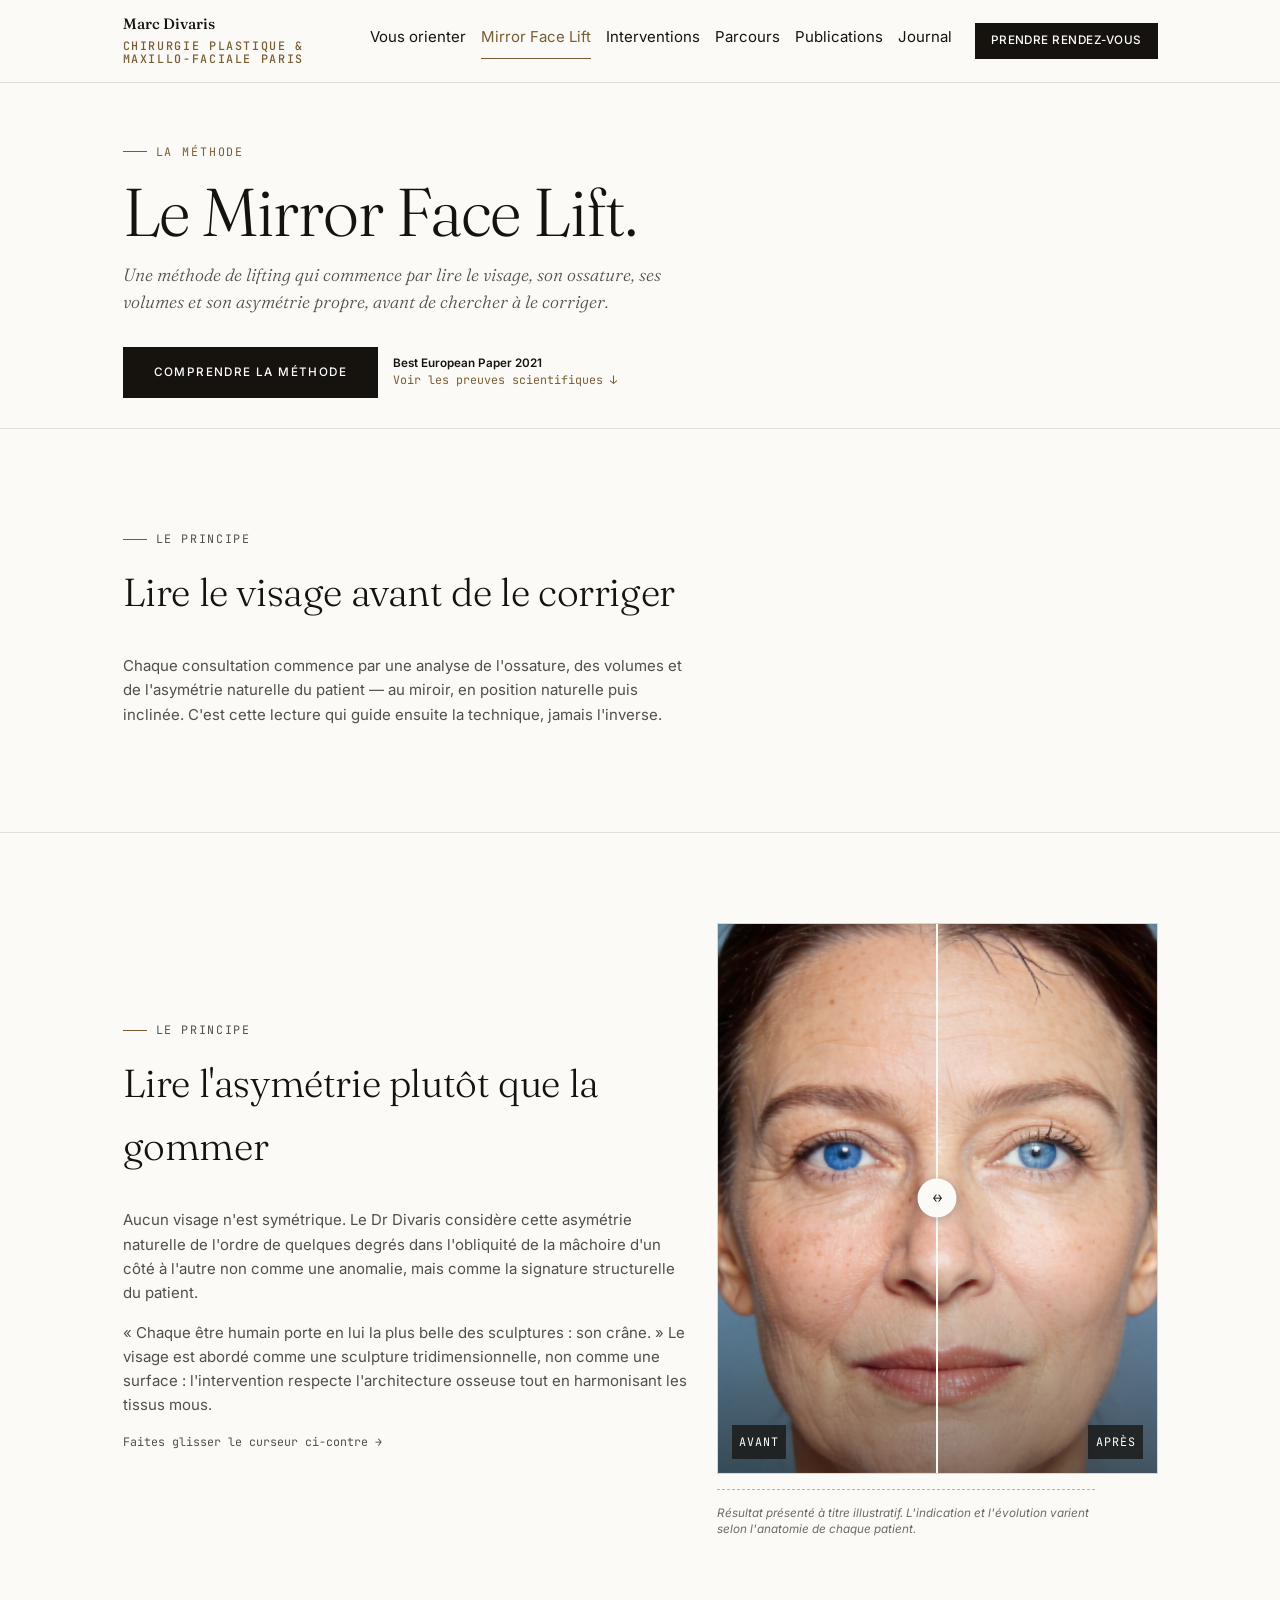
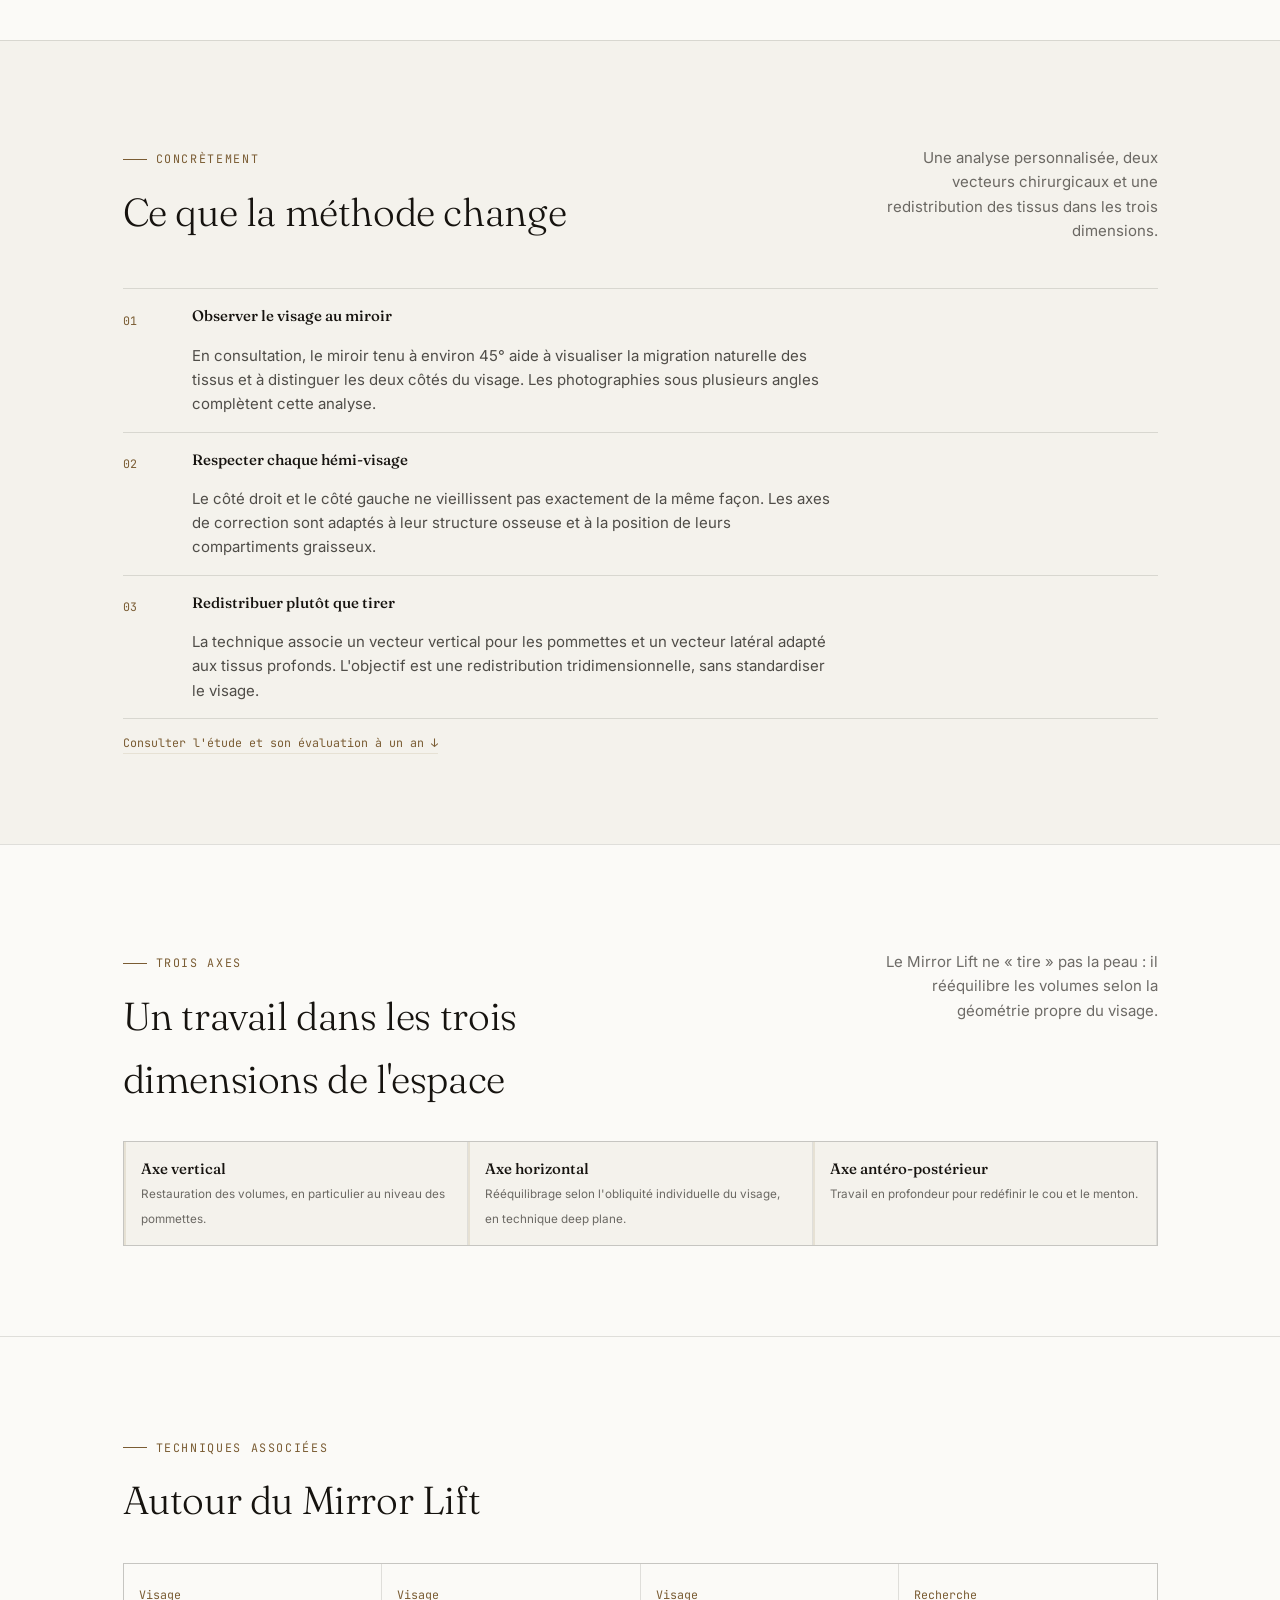
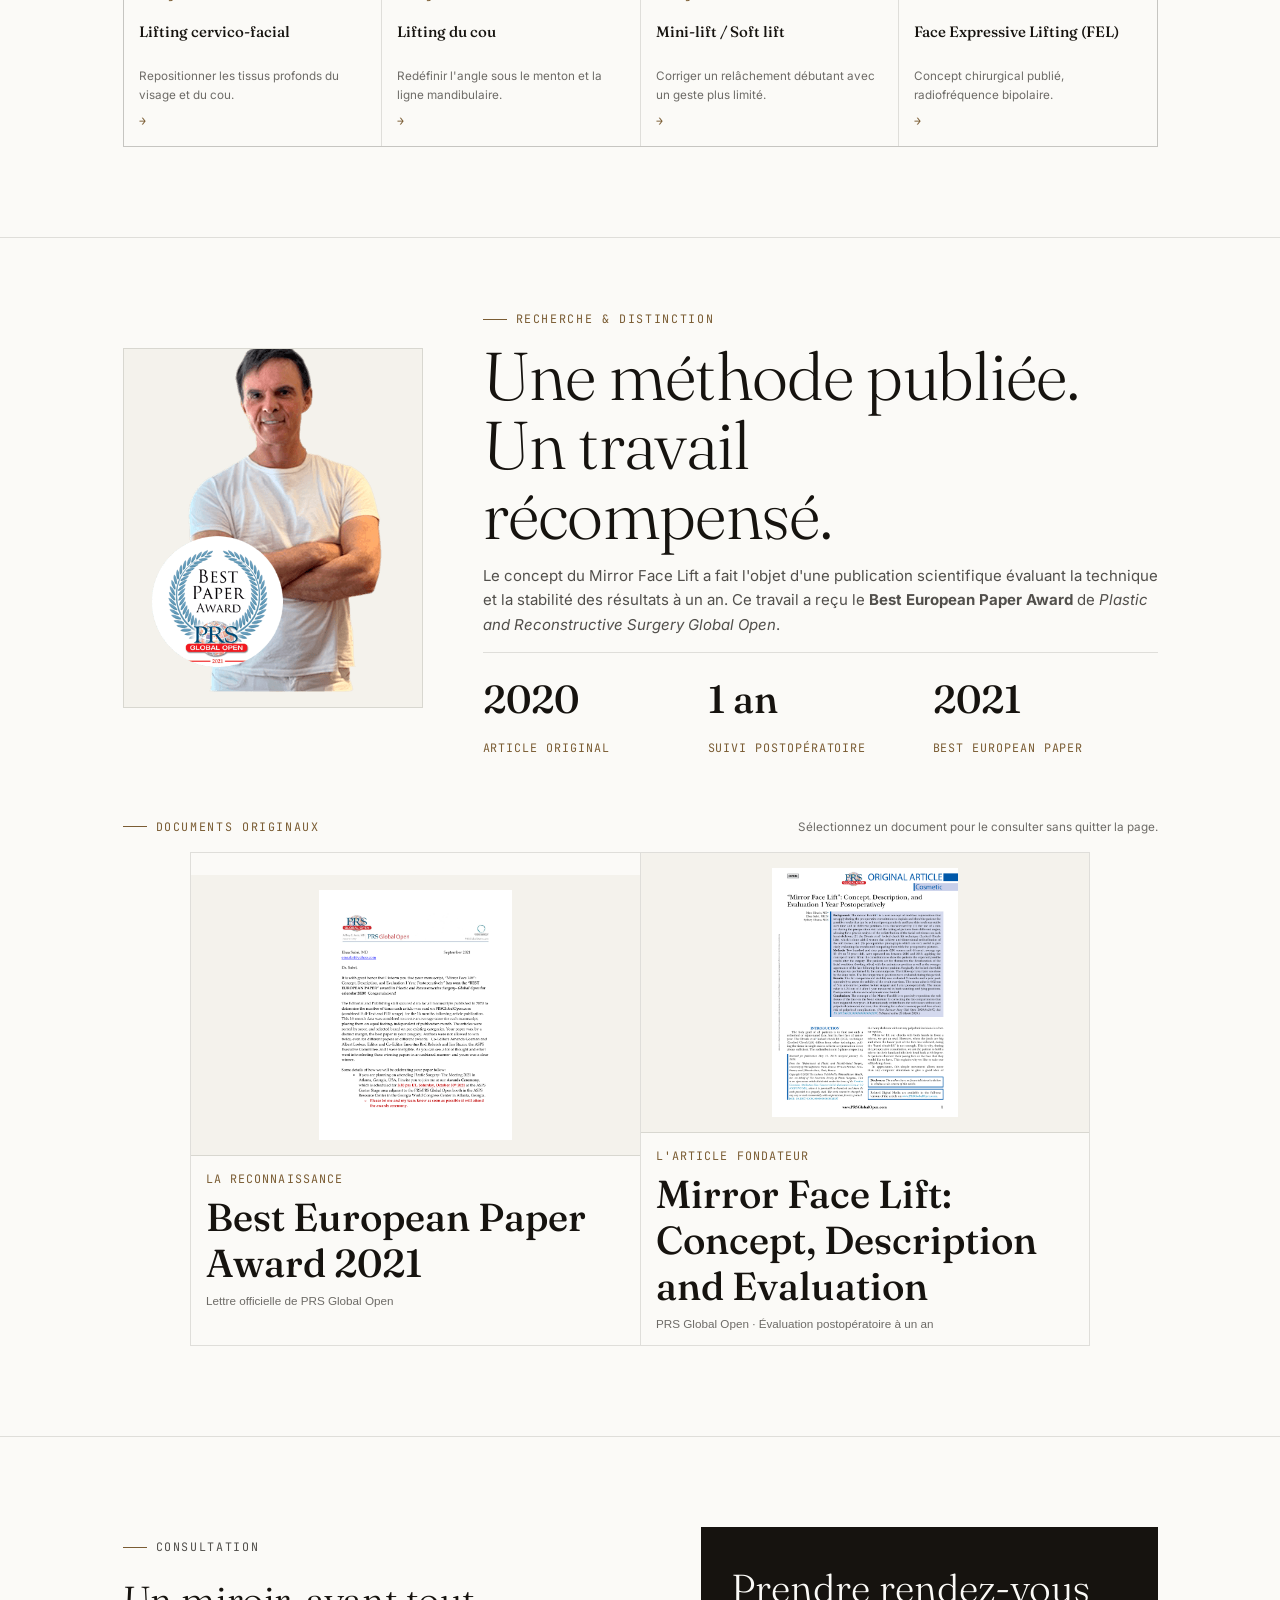
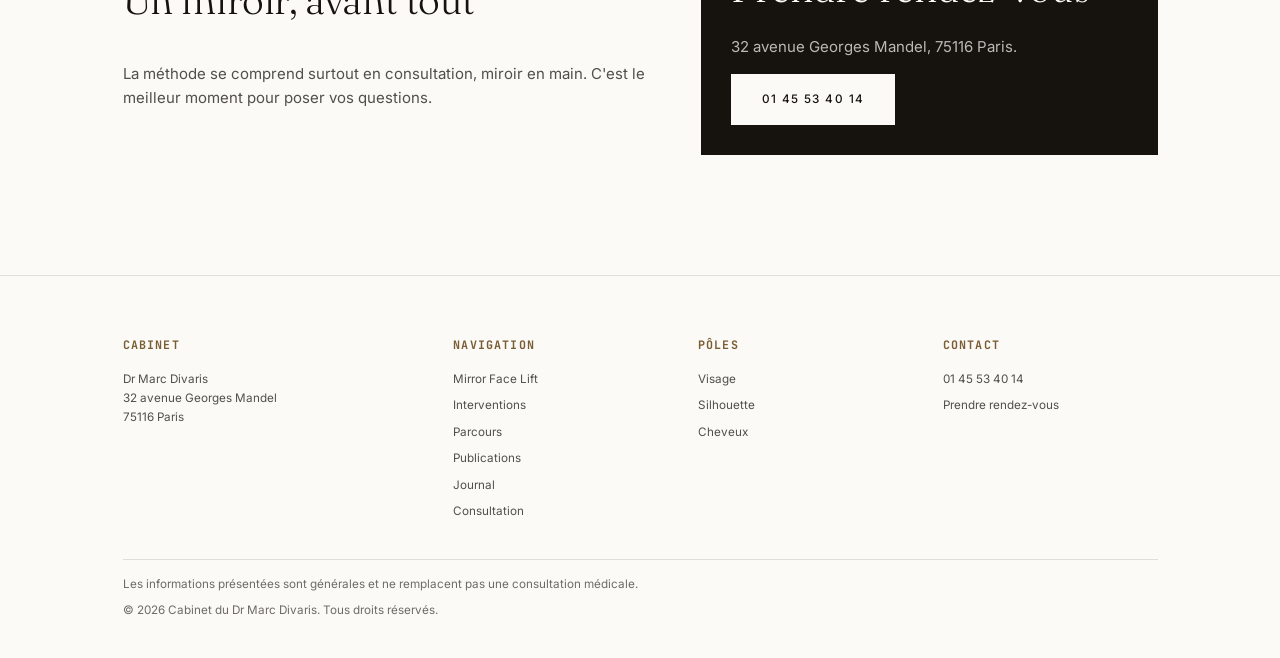
<file: methode.html>
﻿<!DOCTYPE html>
<html lang="fr">
<head>
<meta charset="UTF-8">
<meta name="viewport" content="width=device-width, initial-scale=1.0">
<title>La méthode Mirror Face Lift | Dr Marc Divaris</title>
<meta name="description" content="Le Mirror Face Lift du Dr Marc Divaris : une méthode de lifting facial fondée sur l'asymétrie naturelle et la structure osseuse, travaillée selon trois axes.">
<link rel="preconnect" href="https://fonts.googleapis.com">
<link rel="preconnect" href="https://fonts.gstatic.com" crossorigin>
<link href="https://fonts.googleapis.com/css2?family=Fraunces:ital,opsz,wght@0,9..144,300;0,9..144,400;0,9..144,500;0,9..144,600;1,9..144,300;1,9..144,400&family=Inter:wght@400;500;600&family=JetBrains+Mono:wght@400;500&display=swap" rel="stylesheet">
<link rel="stylesheet" href="assets/style.css">
</head>
<body>
<a class="skip-link" href="#contenu">Aller au contenu principal</a>

<header class="site">
  <div class="wrap site-nav">
    <a class="brand" href="index.html">Marc Divaris<small>Chirurgie plastique &amp; maxillo-faciale Paris</small></a>
    <button type="button" class="nav-toggle" aria-label="Ouvrir le menu" aria-expanded="false" aria-controls="nav-links"><span></span><span></span><span></span></button>
    <ul class="nav-links" id="nav-links">
      <li><a href="index.html">Accueil</a></li>
      <li><a href="methode.html" aria-current="page">Mirror Face Lift</a></li>
      <li><a href="interventions.html">Interventions</a></li>
      <li><a href="parcours.html">Parcours</a></li>
      <li><a href="consultation.html">Consultation</a></li>
      <li><a class="nav-cta" href="consultation.html">Prendre rendez-vous</a></li>
    </ul>
  </div>
</header>

<main id="contenu">

  <section class="page-head plain">
    <div class="wrap">
      <p class="eyebrow">La méthode</p>
      <div class="mirror-stage">
        <h1 class="mirror-line"><span class="ghost" aria-hidden="true">Le Mirror Face Lift.</span><span class="real">Le Mirror Face Lift.</span></h1>
      </div>
      <p class="page-lede">Une méthode de lifting qui commence par lire le visage, son ossature, ses volumes et son asymétrie propre, avant de chercher à le corriger.</p>
      <div class="method-hero-actions">
        <a class="btn" href="#comprendre">Comprendre la méthode</a>
        <a class="method-proof-link" href="#publications"><span>Best European Paper 2021</span>Voir les preuves scientifiques ↓</a>
      </div>
    </div>
  </section>

  <section>
    <div class="wrap prose">
      <p class="section-tag">Le principe</p>
      <h2>Lire le visage avant de le corriger</h2>
      <p class="mt-2">Chaque consultation commence par une analyse de l'ossature, des volumes et de l'asymétrie naturelle du patient — au miroir, en position naturelle puis inclinée. C'est cette lecture qui guide ensuite la technique, jamais l'inverse.</p>
    </div>
  </section>

  <!-- Principe + slider -->
  <section id="comprendre">
    <div class="wrap two-col">
      <div class="prose">
        <p class="section-tag">Le principe</p>
        <h2>Lire l'asymétrie plutôt que la gommer</h2>
        <p class="mt-2">Aucun visage n'est symétrique. Le Dr Divaris considère cette asymétrie naturelle de l'ordre de quelques degrés dans l'obliquité de la mâchoire d'un côté à l'autre non comme une anomalie, mais comme la signature structurelle du patient.</p>
        <p>« Chaque être humain porte en lui la plus belle des sculptures : son crâne. » Le visage est abordé comme une sculpture tridimensionnelle, non comme une surface : l'intervention respecte l'architecture osseuse tout en harmonisant les tissus mous.</p>
        <p class="mt-2 mono method-drag-note">Faites glisser le curseur ci-contre →</p>
      </div>
      <div class="compare-wrap">
        <div class="compare" id="compare" role="group" aria-label="Illustration comparative : avant à gauche, après à droite">
          <div class="pane-b">
            <img src="assets/lift-after-provided.png" alt="Comparaison postopératoire, vue après">
          </div>
          <div class="pane-a">
            <img src="assets/lift-before-provided.png" alt="Comparaison préopératoire, vue avant">
          </div>
          <div class="compare-handle"></div>
          <div class="compare-grip" aria-hidden="true">↔</div>
          <div class="compare-label left">Avant</div>
          <div class="compare-label right">Après</div>
          <input type="range" class="compare-range" min="0" max="100" value="50" aria-label="Curseur de comparaison : glissez pour comparer avant et après">
        </div>
        <p class="compare-disclaimer">Résultat présenté à titre illustratif. L'indication et l'évolution varient selon l'anatomie de chaque patient.</p>
      </div>
    </div>
  </section>

  <section class="method-explained">
    <div class="wrap">
      <div class="section-head">
        <div><p class="section-tag">Concrètement</p><h2>Ce que la méthode change</h2></div>
        <p class="section-note">Une analyse personnalisée, deux vecteurs chirurgicaux et une redistribution des tissus dans les trois dimensions.</p>
      </div>
      <ol class="method-steps">
        <li><span class="method-step-number">01</span><div><h3>Observer le visage au miroir</h3><p>En consultation, le miroir tenu à environ 45° aide à visualiser la migration naturelle des tissus et à distinguer les deux côtés du visage. Les photographies sous plusieurs angles complètent cette analyse.</p></div></li>
        <li><span class="method-step-number">02</span><div><h3>Respecter chaque hémi-visage</h3><p>Le côté droit et le côté gauche ne vieillissent pas exactement de la même façon. Les axes de correction sont adaptés à leur structure osseuse et à la position de leurs compartiments graisseux.</p></div></li>
        <li><span class="method-step-number">03</span><div><h3>Redistribuer plutôt que tirer</h3><p>La technique associe un vecteur vertical pour les pommettes et un vecteur latéral adapté aux tissus profonds. L'objectif est une redistribution tridimensionnelle, sans standardiser le visage.</p></div></li>
      </ol>
      <a class="method-inline-link" href="#publications">Consulter l'étude et son évaluation à un an ↓</a>
    </div>
  </section>

  <!-- Trois axes -->
  <section>
    <div class="wrap">
      <div class="section-head">
        <div><p class="section-tag">Trois axes</p><h2>Un travail dans les trois dimensions de l'espace</h2></div>
        <p class="section-note">Le Mirror Lift ne « tire » pas la peau : il rééquilibre les volumes selon la géométrie propre du visage.</p>
      </div>
      <ul class="axes" style="grid-template-columns:repeat(3,1fr); display:grid; gap:1.5rem;">
        <li><strong>Axe vertical</strong><span>Restauration des volumes, en particulier au niveau des pommettes.</span></li>
        <li><strong>Axe horizontal</strong><span>Rééquilibrage selon l'obliquité individuelle du visage, en technique deep plane.</span></li>
        <li><strong>Axe antéro-postérieur</strong><span>Travail en profondeur pour redéfinir le cou et le menton.</span></li>
      </ul>
    </div>
  </section>

  <!-- Techniques liées -->
  <section>
    <div class="wrap">
      <div class="section-head"><div><p class="section-tag">Techniques associées</p><h2>Autour du Mirror Lift</h2></div></div>
      <div class="card-grid">
        <a class="card" href="intervention.html?soin=lifting"><span class="idx">Visage</span><h3>Lifting cervico-facial</h3><p>Repositionner les tissus profonds du visage et du cou.</p><span class="arrow">→</span></a>
        <a class="card" href="intervention.html?soin=cou"><span class="idx">Visage</span><h3>Lifting du cou</h3><p>Redéfinir l'angle sous le menton et la ligne mandibulaire.</p><span class="arrow">→</span></a>
        <a class="card" href="intervention.html?soin=minilift"><span class="idx">Visage</span><h3>Mini-lift / Soft lift</h3><p>Corriger un relâchement débutant avec un geste plus limité.</p><span class="arrow">→</span></a>
        <a class="card" href="parcours.html#fel"><span class="idx">Recherche</span><h3>Face Expressive Lifting (FEL)</h3><p>Concept chirurgical publié, radiofréquence bipolaire.</p><span class="arrow">→</span></a>
      </div>
    </div>
  </section>

  <!-- Publication et distinction -->
  <section class="research-proof" id="publications" aria-labelledby="research-proof-title">
    <div class="wrap">
      <div class="proof-intro">
        <div class="proof-portrait">
          <img src="assets/marc-divaris-best-paper.png" alt="Dr Marc Divaris avec le badge Best Paper Award 2021">
        </div>
        <div class="proof-copy">
          <p class="section-tag">Recherche &amp; distinction</p>
          <h2>Une méthode publiée.<br>Un travail récompensé.</h2>
          <p>Le concept du Mirror Face Lift a fait l'objet d'une publication scientifique évaluant la technique et la stabilité des résultats à un an. Ce travail a reçu le <strong>Best European Paper Award</strong> de <em>Plastic and Reconstructive Surgery Global Open</em>.</p>
          <ul class="proof-facts" aria-label="Repères sur la publication">
            <li><strong>2020</strong><span>Article original</span></li>
            <li><strong>1 an</strong><span>Suivi postopératoire</span></li>
            <li><strong>2021</strong><span>Best European Paper</span></li>
          </ul>
        </div>
      </div>
      <div class="publication-head">
        <p class="section-tag" id="research-proof-title">Documents originaux</p>
        <p>Sélectionnez un document pour le consulter sans quitter la page.</p>
      </div>
      <div class="publication-grid">
        <button class="publication-card" type="button" data-pdf="doc/global-open-best-european-paper.pdf" data-pdf-title="Best European Paper Award 2021">
          <span class="publication-preview">
            <img src="assets/preview-best-european-paper.png" alt="Première page de la lettre attribuant le Best European Paper Award">
            <span class="publication-open">Lire le document <span aria-hidden="true">↗</span></span>
          </span>
          <span class="publication-meta">
            <span class="publication-type">La reconnaissance</span>
            <strong>Best European Paper Award 2021</strong>
            <span>Lettre officielle de PRS Global Open</span>
          </span>
        </button>
        <button class="publication-card" type="button" data-pdf="doc/mirror-face-lift-concept-description.pdf" data-pdf-title="Mirror Face Lift article fondateur">
          <span class="publication-preview">
            <img src="assets/preview-mirror-face-lift-paper.png" alt="Première page de l'article scientifique consacré au Mirror Face Lift">
            <span class="publication-open">Lire la publication <span aria-hidden="true">↗</span></span>
          </span>
          <span class="publication-meta">
            <span class="publication-type">L'article fondateur</span>
            <strong>Mirror Face Lift: Concept, Description and Evaluation</strong>
            <span>PRS Global Open · Évaluation postopératoire à un an</span>
          </span>
        </button>
      </div>
    </div>
  </section>

  <section>
    <div class="wrap consult">
      <div class="prose"><p class="section-tag">Consultation</p><h2>Un miroir, avant tout</h2><p class="mt-2">La méthode se comprend surtout en consultation, miroir en main. C'est le meilleur moment pour poser vos questions.</p></div>
      <div class="consult-card"><h3>Prendre rendez-vous</h3><p>32 avenue Georges Mandel, 75116 Paris.</p><a class="btn btn-light" href="tel:+33145534014">01 45 53 40 14</a></div>
    </div>
  </section>

</main>

<dialog class="pdf-reader" id="pdf-reader" aria-labelledby="pdf-reader-title" aria-modal="true">
  <div class="pdf-reader-bar">
    <strong id="pdf-reader-title">Publication</strong>
    <div>
      <a id="pdf-reader-external" href="#" target="_blank" rel="noopener">Ouvrir dans un nouvel onglet ↗</a>
      <button type="button" class="pdf-reader-close" aria-label="Fermer le document">×</button>
    </div>
  </div>
  <iframe id="pdf-reader-frame" title="Lecteur de publication scientifique"></iframe>
</dialog>

<footer class="site" id="site-footer"><!-- généré par assets/main.js --></footer>

<script src="assets/main.js"></script>
</body>
</html>
</file>
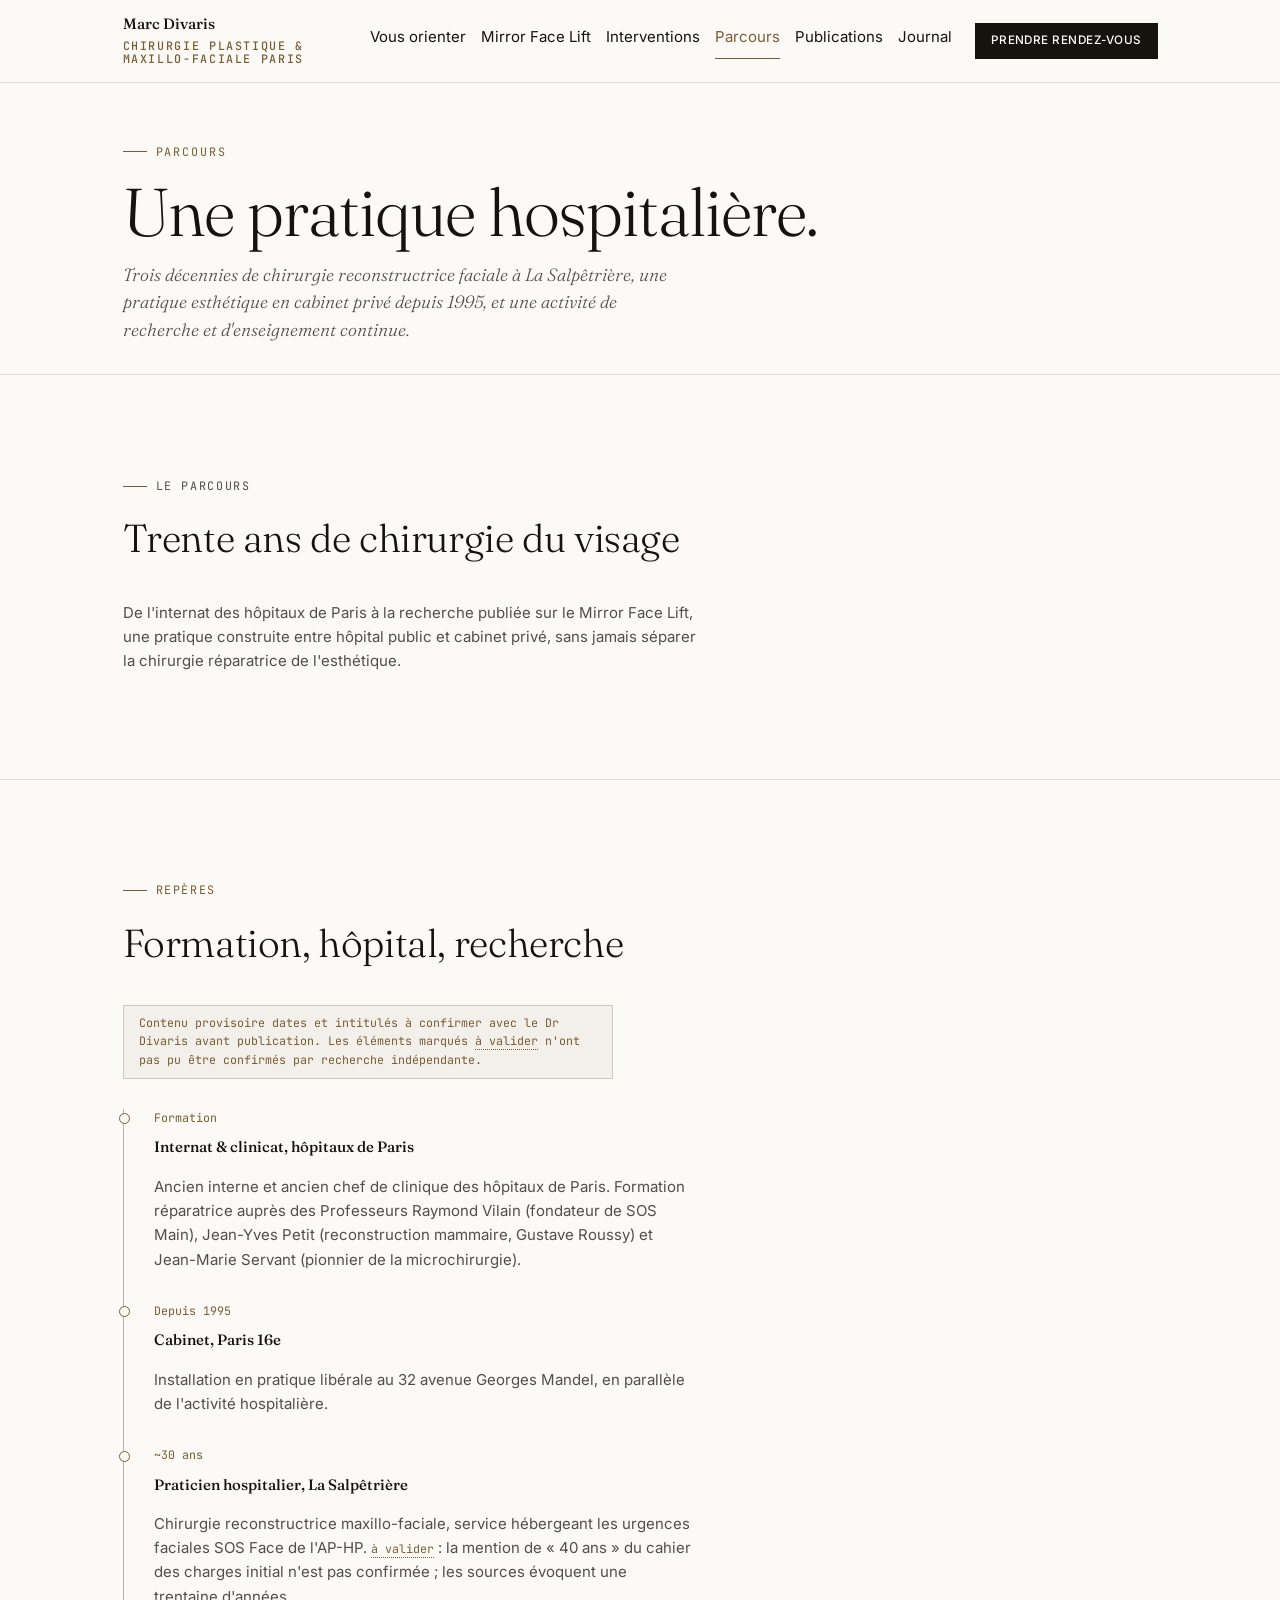
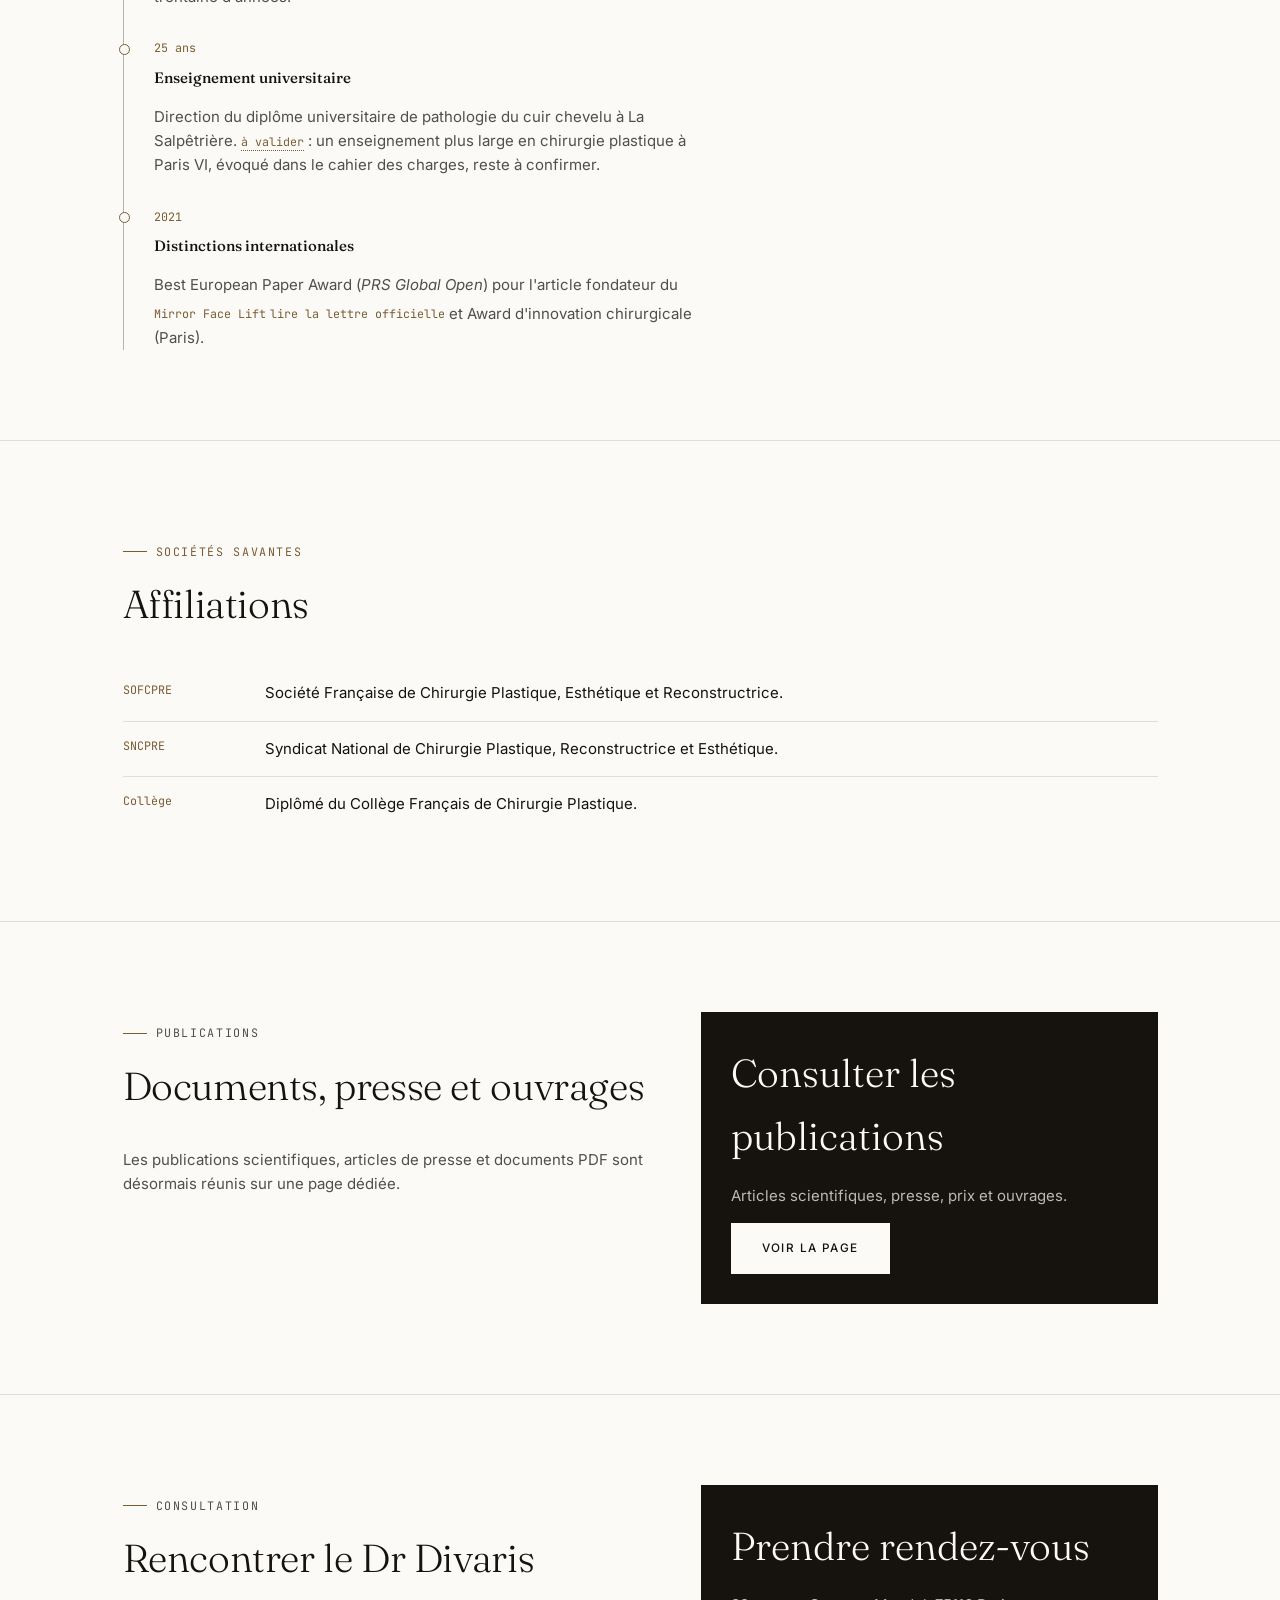
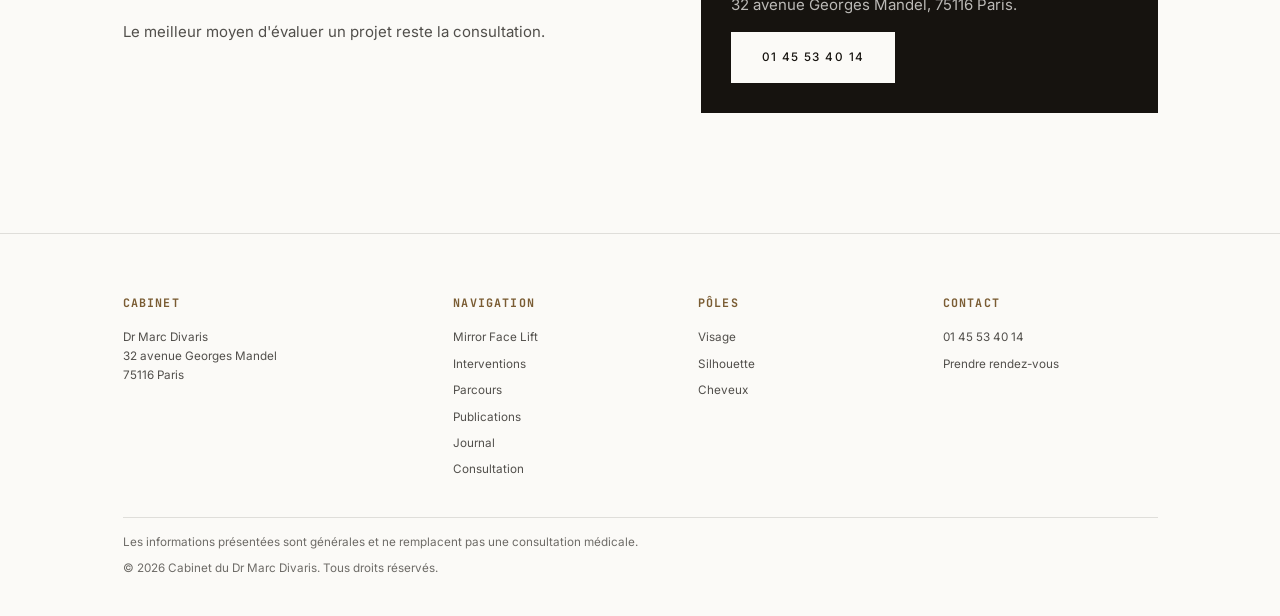
<file: parcours.html>
﻿<!DOCTYPE html>
<html lang="fr">
<head>
<meta charset="UTF-8">
<meta name="viewport" content="width=device-width, initial-scale=1.0">
<title>Parcours du Dr Marc Divaris | Chirurgie plastique Paris</title>
<meta name="description" content="Parcours du Dr Marc Divaris : formation à la Pitié-Salpêtrière, mentors, enseignement et repères de pratique en chirurgie plastique et maxillo-faciale.">
<link rel="preconnect" href="https://fonts.googleapis.com">
<link rel="preconnect" href="https://fonts.gstatic.com" crossorigin>
<link href="https://fonts.googleapis.com/css2?family=Fraunces:ital,opsz,wght@0,9..144,300;0,9..144,400;0,9..144,500;0,9..144,600;1,9..144,300;1,9..144,400&family=Inter:wght@400;500;600&family=JetBrains+Mono:wght@400;500&display=swap" rel="stylesheet">
<link rel="stylesheet" href="assets/style.css">
</head>
<body>
<a class="skip-link" href="#contenu">Aller au contenu principal</a>

<header class="site">
  <div class="wrap site-nav">
    <a class="brand" href="index.html">Marc Divaris<small>Chirurgie plastique &amp; maxillo-faciale Paris</small></a>
    <button type="button" class="nav-toggle" aria-label="Ouvrir le menu" aria-expanded="false" aria-controls="nav-links"><span></span><span></span><span></span></button>
    <ul class="nav-links" id="nav-links">
      <li><a href="index.html">Accueil</a></li>
      <li><a href="methode.html">Mirror Face Lift</a></li>
      <li><a href="interventions.html">Interventions</a></li>
      <li><a href="parcours.html" aria-current="page">Parcours</a></li>
      <li><a href="consultation.html">Consultation</a></li>
      <li><a class="nav-cta" href="consultation.html">Prendre rendez-vous</a></li>
    </ul>
  </div>
</header>

<main id="contenu">

  <section class="page-head plain">
    <div class="wrap">
      <p class="eyebrow">Parcours</p>
      <div class="mirror-stage"><h1 class="mirror-line"><span class="ghost" aria-hidden="true">Une pratique hospitalière.</span><span class="real">Une pratique hospitalière.</span></h1></div>
      <p class="page-lede">Trois décennies de chirurgie reconstructrice faciale à La Salpêtrière, une pratique esthétique en cabinet privé depuis 1995, et une activité de recherche et d'enseignement continue.</p>
    </div>
  </section>

  <section>
    <div class="wrap prose">
      <p class="section-tag">Le parcours</p>
      <h2>Trente ans de chirurgie du visage</h2>
      <p class="mt-2">De l'internat des hôpitaux de Paris à la recherche publiée sur le Mirror Face Lift, une pratique construite entre hôpital public et cabinet privé, sans jamais séparer la chirurgie réparatrice de l'esthétique.</p>
    </div>
  </section>

  <!-- Frise -->
  <section>
    <div class="wrap">
      <div class="section-head"><div><p class="section-tag">Repères</p><h2>Formation, hôpital, recherche</h2></div></div>
      <p class="provisional">Contenu provisoire dates et intitulés à confirmer avec le Dr Divaris avant publication. Les éléments marqués <span class="tbc">à valider</span> n'ont pas pu être confirmés par recherche indépendante.</p>
      <ol class="timeline">
        <li><span class="tl-date">Formation</span><p class="tl-title">Internat &amp; clinicat, hôpitaux de Paris</p><p class="tl-body">Ancien interne et ancien chef de clinique des hôpitaux de Paris. Formation réparatrice auprès des Professeurs Raymond Vilain (fondateur de SOS Main), Jean-Yves Petit (reconstruction mammaire, Gustave Roussy) et Jean-Marie Servant (pionnier de la microchirurgie).</p></li>
        <li><span class="tl-date">Depuis 1995</span><p class="tl-title">Cabinet, Paris 16e</p><p class="tl-body">Installation en pratique libérale au 32 avenue Georges Mandel, en parallèle de l'activité hospitalière.</p></li>
        <li><span class="tl-date">~30 ans</span><p class="tl-title">Praticien hospitalier, La Salpêtrière</p><p class="tl-body">Chirurgie reconstructrice maxillo-faciale, service hébergeant les urgences faciales SOS Face de l'AP-HP. <span class="tbc">à valider</span> : la mention de « 40 ans » du cahier des charges initial n'est pas confirmée ; les sources évoquent une trentaine d'années.</p></li>
        <li><span class="tl-date">25 ans</span><p class="tl-title">Enseignement universitaire</p><p class="tl-body">Direction du diplôme universitaire de pathologie du cuir chevelu à La Salpêtrière. <span class="tbc">à valider</span> : un enseignement plus large en chirurgie plastique à Paris VI, évoqué dans le cahier des charges, reste à confirmer.</p></li>
        <li><span class="tl-date">2021</span><p class="tl-title">Distinctions internationales</p><p class="tl-body">Best European Paper Award (<em>PRS Global Open</em>) pour l'article fondateur du <a class="ref-link" href="doc/mirror-face-lift-concept-description.pdf" target="_blank" rel="noopener">Mirror Face Lift</a> <a class="ref-link" href="doc/global-open-best-european-paper.pdf" target="_blank" rel="noopener">lire la lettre officielle</a> et Award d'innovation chirurgicale (Paris).</p></li>
      </ol>
    </div>
  </section>

  <!-- Affiliations -->
  <section>
    <div class="wrap">
      <div class="section-head"><div><p class="section-tag">Sociétés savantes</p><h2>Affiliations</h2></div></div>
      <ul class="ref-list">
        <li><span class="ref-src">SOFCPRE</span><p class="ref-body">Société Française de Chirurgie Plastique, Esthétique et Reconstructrice.</p></li>
        <li><span class="ref-src">SNCPRE</span><p class="ref-body">Syndicat National de Chirurgie Plastique, Reconstructrice et Esthétique.</p></li>
        <li><span class="ref-src">Collège</span><p class="ref-body">Diplômé du Collège Français de Chirurgie Plastique.</p></li>
      </ul>
    </div>
  </section>

  <section>
    <div class="wrap consult">
      <div class="prose"><p class="section-tag">Publications</p><h2>Documents, presse et ouvrages</h2><p class="mt-2">Les publications scientifiques, articles de presse et documents PDF sont désormais réunis sur une page dédiée.</p></div>
      <div class="consult-card"><h3>Consulter les publications</h3><p>Articles scientifiques, presse, prix et ouvrages.</p><a class="btn btn-light" href="publications.html">Voir la page</a></div>
    </div>
  </section>
  <section>
    <div class="wrap consult">
      <div class="prose"><p class="section-tag">Consultation</p><h2>Rencontrer le Dr Divaris</h2><p class="mt-2">Le meilleur moyen d'évaluer un projet reste la consultation.</p></div>
      <div class="consult-card"><h3>Prendre rendez-vous</h3><p>32 avenue Georges Mandel, 75116 Paris.</p><a class="btn btn-light" href="tel:+33145534014">01 45 53 40 14</a></div>
    </div>
  </section>

</main>

<footer class="site" id="site-footer"><!-- généré par assets/main.js --></footer>

<script src="assets/main.js"></script>
</body>
</html>
</file>
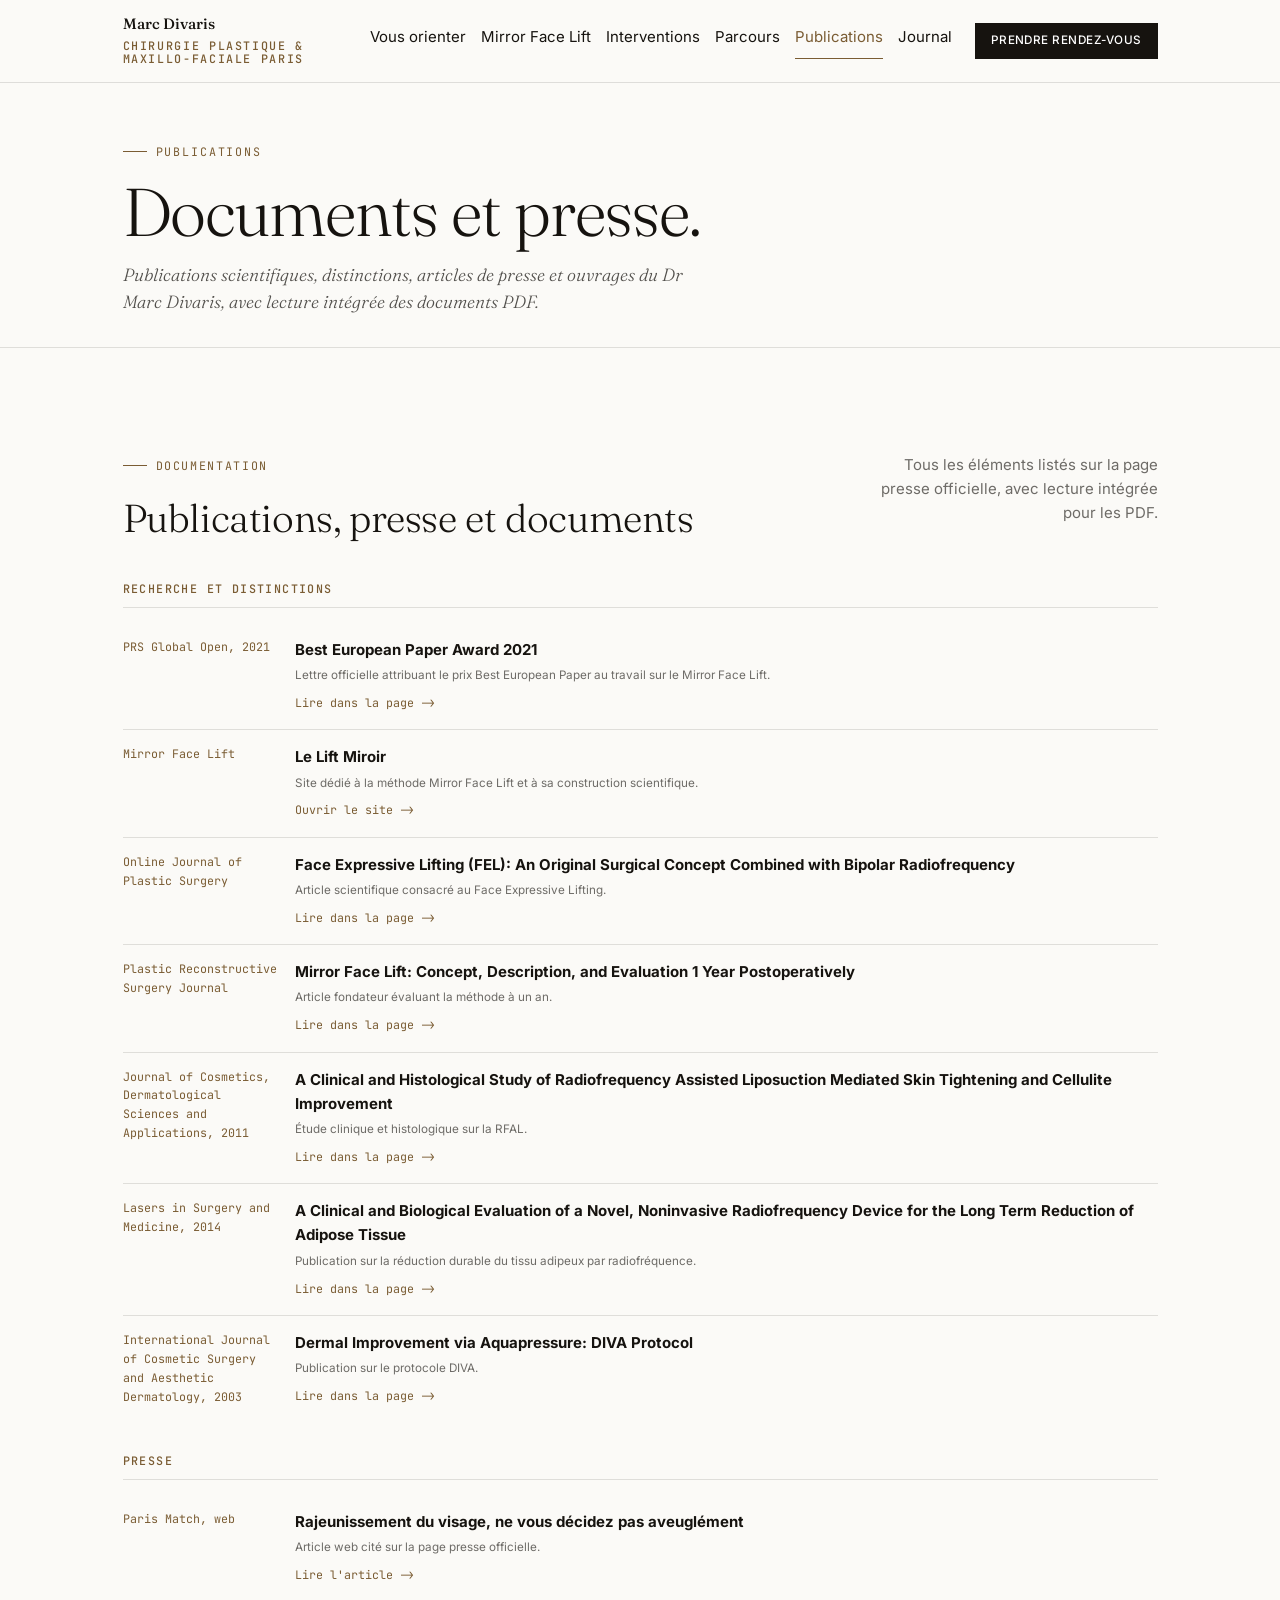
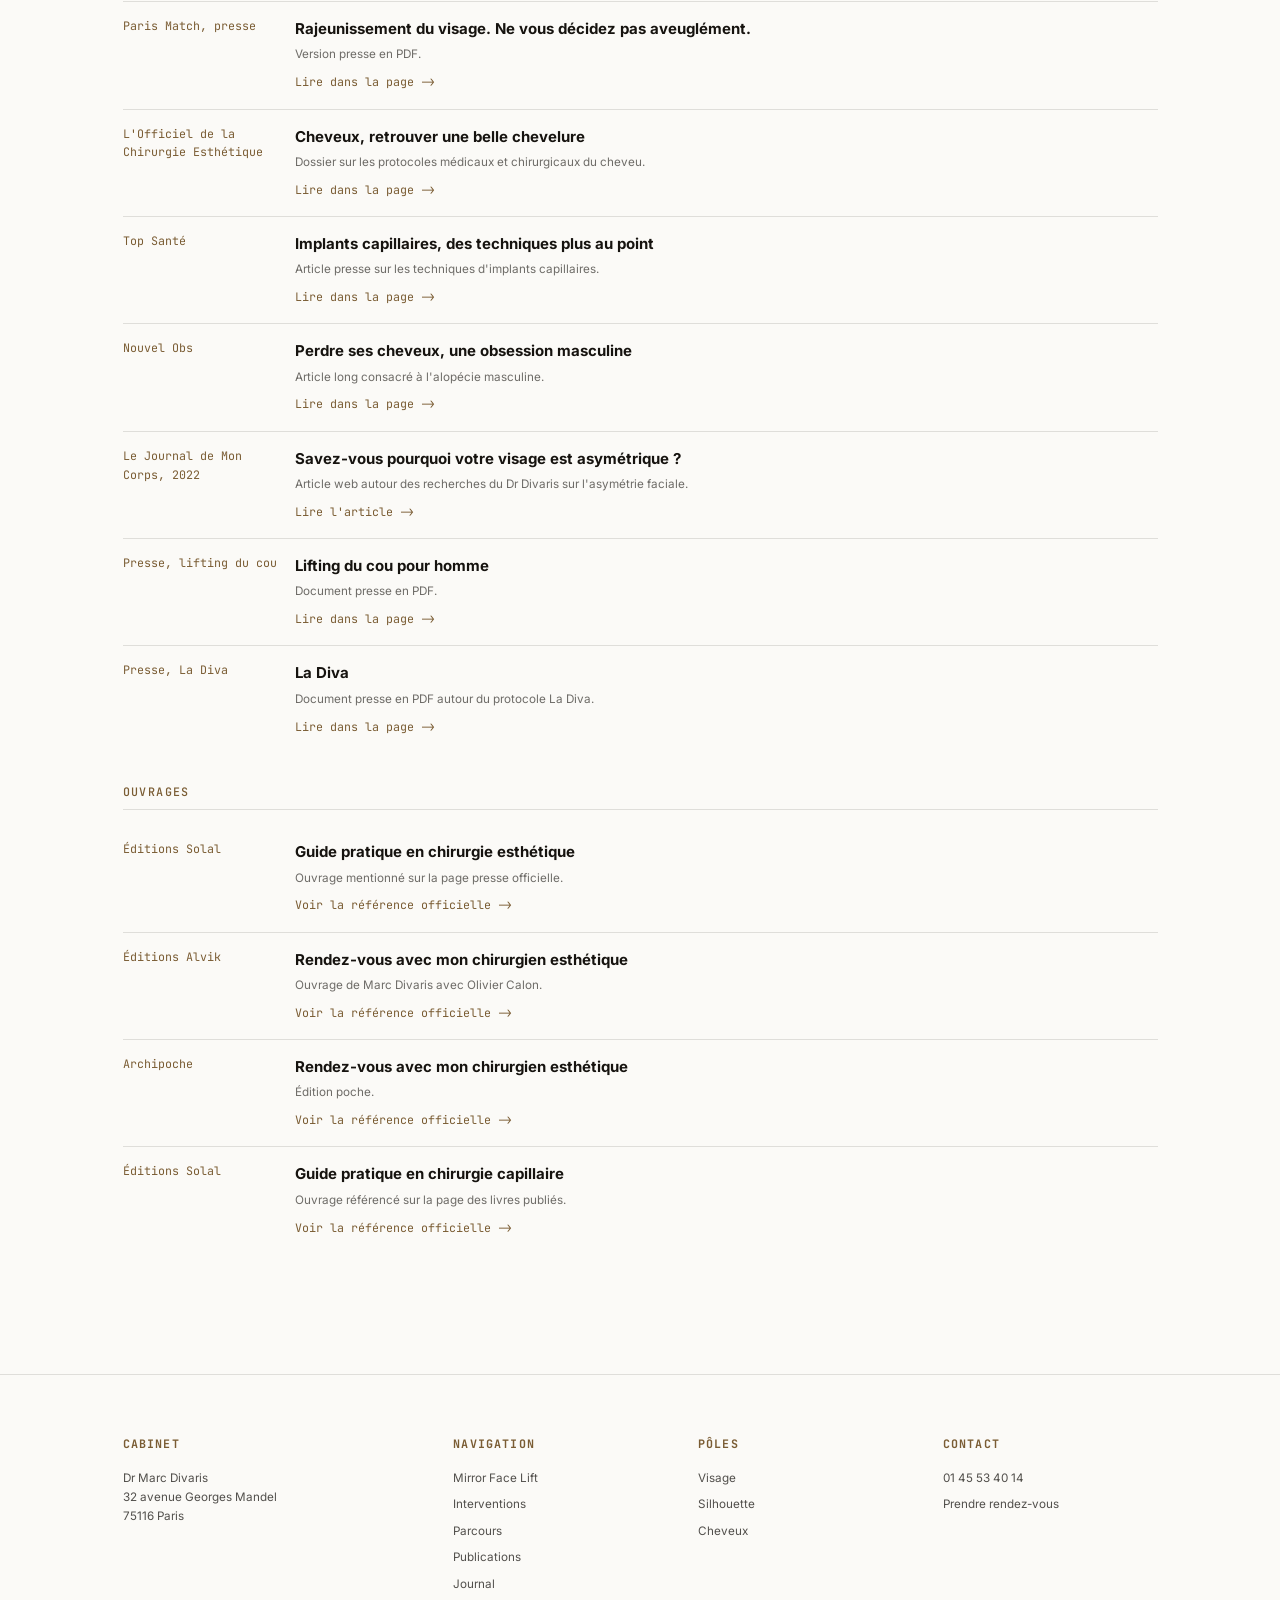
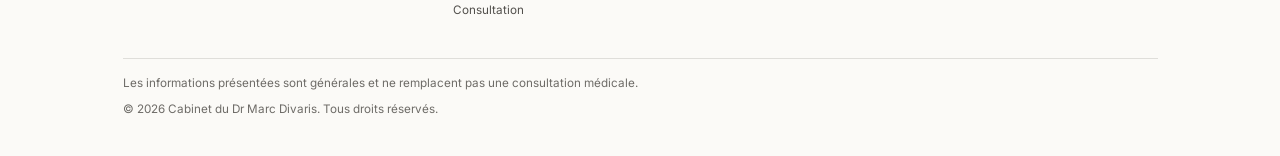
<file: publications.html>
﻿<!DOCTYPE html>
<html lang="fr">
<head>
<meta charset="UTF-8">
<meta name="viewport" content="width=device-width, initial-scale=1.0">
<title>Publications, presse et documents | Dr Marc Divaris</title>
<meta name="description" content="Publications scientifiques, presse, prix et ouvrages du Dr Marc Divaris, avec documents PDF consultables directement dans la page.">
<link rel="preconnect" href="https://fonts.googleapis.com">
<link rel="preconnect" href="https://fonts.gstatic.com" crossorigin>
<link href="https://fonts.googleapis.com/css2?family=Fraunces:ital,opsz,wght@0,9..144,300;0,9..144,400;0,9..144,500;0,9..144,600;1,9..144,300;1,9..144,400&family=Inter:wght@400;500;600&family=JetBrains+Mono:wght@400;500&display=swap" rel="stylesheet">
<link rel="stylesheet" href="assets/style.css">
</head>
<body>
<a class="skip-link" href="#contenu">Aller au contenu principal</a>

<header class="site">
  <div class="wrap site-nav">
    <a class="brand" href="index.html">Marc Divaris<small>Chirurgie plastique &amp; maxillo-faciale Paris</small></a>
    <button type="button" class="nav-toggle" aria-label="Ouvrir le menu" aria-expanded="false" aria-controls="nav-links"><span></span><span></span><span></span></button>
    <ul class="nav-links" id="nav-links"></ul>
  </div>
</header>

<main id="contenu">

  <section class="page-head plain">
    <div class="wrap">
      <p class="eyebrow">Publications</p>
      <div class="mirror-stage"><h1 class="mirror-line"><span class="ghost" aria-hidden="true">Documents et presse.</span><span class="real">Documents et presse.</span></h1></div>
      <p class="page-lede">Publications scientifiques, distinctions, articles de presse et ouvrages du Dr Marc Divaris, avec lecture intégrée des documents PDF.</p>
    </div>
  </section>

  <!-- Publications et presse officielle -->
  <section id="fel">
    <div class="wrap">
      <div class="section-head"><div><p class="section-tag">Documentation</p><h2>Publications, presse et documents</h2></div><p class="section-note">Tous les éléments listés sur la page presse officielle, avec lecture intégrée pour les PDF.</p></div>

      <div class="press-group">
        <h3>Recherche et distinctions</h3>
        <ul class="ref-list press-list">
          <li><span class="ref-src">PRS Global Open, 2021</span><p class="ref-body"><strong>Best European Paper Award 2021</strong><br><span>Lettre officielle attribuant le prix Best European Paper au travail sur le Mirror Face Lift.</span><br><button class="ref-link" type="button" data-pdf="https://www.marc-divaris.com/storage/press-documents/1631866812prs-global-open-best-european-paper.pdf" data-pdf-title="Best European Paper Award 2021">Lire dans la page -></button></p></li>
          <li><span class="ref-src">Mirror Face Lift</span><p class="ref-body"><strong>Le Lift Miroir</strong><br><span>Site dédié à la méthode Mirror Face Lift et à sa construction scientifique.</span><br><a class="ref-link" href="https://www.mirrorfacelift.com/" target="_blank" rel="noopener">Ouvrir le site -></a></p></li>
          <li><span class="ref-src">Online Journal of Plastic Surgery</span><p class="ref-body"><strong>Face Expressive Lifting (FEL): An Original Surgical Concept Combined with Bipolar Radiofrequency</strong><br><span>Article scientifique consacré au Face Expressive Lifting.</span><br><button class="ref-link" type="button" data-pdf="doc/lifting-des-pomettes.pdf" data-pdf-title="Face Expressive Lifting">Lire dans la page -></button></p></li>
          <li><span class="ref-src">Plastic Reconstructive Surgery Journal</span><p class="ref-body"><strong>Mirror Face Lift: Concept, Description, and Evaluation 1 Year Postoperatively</strong><br><span>Article fondateur évaluant la méthode à un an.</span><br><button class="ref-link" type="button" data-pdf="doc/mirror-face-lift-concept-description.pdf" data-pdf-title="Mirror Face Lift: Concept, Description and Evaluation">Lire dans la page -></button></p></li>
          <li><span class="ref-src">Journal of Cosmetics, Dermatological Sciences and Applications, 2011</span><p class="ref-body"><strong>A Clinical and Histological Study of Radiofrequency Assisted Liposuction Mediated Skin Tightening and Cellulite Improvement</strong><br><span>Étude clinique et histologique sur la RFAL.</span><br><button class="ref-link" type="button" data-pdf="doc/rfal-clinical-histological-study.pdf" data-pdf-title="RFAL for Skin Tightening">Lire dans la page -></button></p></li>
          <li><span class="ref-src">Lasers in Surgery and Medicine, 2014</span><p class="ref-body"><strong>A Clinical and Biological Evaluation of a Novel, Noninvasive Radiofrequency Device for the Long Term Reduction of Adipose Tissue</strong><br><span>Publication sur la réduction durable du tissu adipeux par radiofréquence.</span><br><button class="ref-link" type="button" data-pdf="https://www.marc-divaris.com/storage/publications/1590656373peerrev-lsm-longtermreductionadiposebodyfx-sbmdangl.pdf" data-pdf-title="Long Term Reduction of Adipose Tissue">Lire dans la page -></button></p></li>
          <li><span class="ref-src">International Journal of Cosmetic Surgery and Aesthetic Dermatology, 2003</span><p class="ref-body"><strong>Dermal Improvement via Aquapressure: DIVA Protocol</strong><br><span>Publication sur le protocole DIVA.</span><br><button class="ref-link" type="button" data-pdf="https://www.marc-divaris.com/storage/press-documents/1727681244153082003769591317.pdf" data-pdf-title="DIVA Protocol">Lire dans la page -></button></p></li>
        </ul>
      </div>

      <div class="press-group">
        <h3>Presse</h3>
        <ul class="ref-list press-list">
          <li><span class="ref-src">Paris Match, web</span><p class="ref-body"><strong>Rajeunissement du visage, ne vous décidez pas aveuglément</strong><br><span>Article web cité sur la page presse officielle.</span><br><a class="ref-link" href="https://www.parismatch.com/Actu/Sante/Rajeunissement-du-regard-Ne-vous-decidez-pas-aveuglement-135892" target="_blank" rel="noopener">Lire l'article -></a></p></li>
          <li><span class="ref-src">Paris Match, presse</span><p class="ref-body"><strong>Rajeunissement du visage. Ne vous décidez pas aveuglément.</strong><br><span>Version presse en PDF.</span><br><button class="ref-link" type="button" data-pdf="https://www.marc-divaris.com/storage/press-documents/1590397878paris-match.pdf" data-pdf-title="Paris Match, article presse">Lire dans la page -></button></p></li>
          <li><span class="ref-src">L'Officiel de la Chirurgie Esthétique</span><p class="ref-body"><strong>Cheveux, retrouver une belle chevelure</strong><br><span>Dossier sur les protocoles médicaux et chirurgicaux du cheveu.</span><br><button class="ref-link" type="button" data-pdf="https://www.marc-divaris.com/storage/press-documents/1590654683ofhs-med-cheveux.pdf" data-pdf-title="L'Officiel de la Chirurgie Esthétique">Lire dans la page -></button></p></li>
          <li><span class="ref-src">Top Santé</span><p class="ref-body"><strong>Implants capillaires, des techniques plus au point</strong><br><span>Article presse sur les techniques d'implants capillaires.</span><br><button class="ref-link" type="button" data-pdf="https://www.marc-divaris.com/storage/press-documents/1590654828top-sante-n-271.pdf" data-pdf-title="Top Santé, implants capillaires">Lire dans la page -></button></p></li>
          <li><span class="ref-src">Nouvel Obs</span><p class="ref-body"><strong>Perdre ses cheveux, une obsession masculine</strong><br><span>Article long consacré à l'alopécie masculine.</span><br><button class="ref-link" type="button" data-pdf="https://www.marc-divaris.com/storage/press-documents/1621441583perdre-ses-cheveux-une-obsession-masculine.pdf" data-pdf-title="Nouvel Obs, perdre ses cheveux">Lire dans la page -></button></p></li>
          <li><span class="ref-src">Le Journal de Mon Corps, 2022</span><p class="ref-body"><strong>Savez-vous pourquoi votre visage est asymétrique ?</strong><br><span>Article web autour des recherches du Dr Divaris sur l'asymétrie faciale.</span><br><a class="ref-link" href="https://lejournaldemoncorps.fr/savez-vous-pourquoi-votre-visage-est-asymetrique/" target="_blank" rel="noopener">Lire l'article -></a></p></li>
          <li><span class="ref-src">Presse, lifting du cou</span><p class="ref-body"><strong>Lifting du cou pour homme</strong><br><span>Document presse en PDF.</span><br><button class="ref-link" type="button" data-pdf="https://www.marc-divaris.com/storage/press-documents/1727680940divaris-n7.pdf" data-pdf-title="Lifting du cou pour homme">Lire dans la page -></button></p></li>
          <li><span class="ref-src">Presse, La Diva</span><p class="ref-body"><strong>La Diva</strong><br><span>Document presse en PDF autour du protocole La Diva.</span><br><button class="ref-link" type="button" data-pdf="https://www.marc-divaris.com/storage/press-documents/1727681244153082003769591317.pdf" data-pdf-title="La Diva">Lire dans la page -></button></p></li>
        </ul>
      </div>

      <div class="press-group">
        <h3>Ouvrages</h3>
        <ul class="ref-list press-list">
          <li><span class="ref-src">Éditions Solal</span><p class="ref-body"><strong>Guide pratique en chirurgie esthétique</strong><br><span>Ouvrage mentionné sur la page presse officielle.</span><br><a class="ref-link" href="https://www.marc-divaris.com/index.php/livres-publies" target="_blank" rel="noopener">Voir la référence officielle -></a></p></li>
          <li><span class="ref-src">Éditions Alvik</span><p class="ref-body"><strong>Rendez-vous avec mon chirurgien esthétique</strong><br><span>Ouvrage de Marc Divaris avec Olivier Calon.</span><br><a class="ref-link" href="https://www.marc-divaris.com/index.php/livres-publies" target="_blank" rel="noopener">Voir la référence officielle -></a></p></li>
          <li><span class="ref-src">Archipoche</span><p class="ref-body"><strong>Rendez-vous avec mon chirurgien esthétique</strong><br><span>Édition poche.</span><br><a class="ref-link" href="https://www.marc-divaris.com/index.php/livres-publies" target="_blank" rel="noopener">Voir la référence officielle -></a></p></li>
          <li><span class="ref-src">Éditions Solal</span><p class="ref-body"><strong>Guide pratique en chirurgie capillaire</strong><br><span>Ouvrage référencé sur la page des livres publiés.</span><br><a class="ref-link" href="https://www.marc-divaris.com/index.php/livres-publies" target="_blank" rel="noopener">Voir la référence officielle -></a></p></li>
        </ul>
      </div>
    </div>
  </section>

</main>

<dialog class="pdf-reader" id="pdf-reader" aria-labelledby="pdf-reader-title" aria-modal="true">
  <div class="pdf-reader-bar">
    <strong id="pdf-reader-title">Publication</strong>
    <div>
      <a id="pdf-reader-external" href="#" target="_blank" rel="noopener">Ouvrir dans un nouvel onglet ↗</a>
      <button type="button" class="pdf-reader-close" aria-label="Fermer le document">×</button>
    </div>
  </div>
  <iframe id="pdf-reader-frame" title="Lecteur de publication scientifique"></iframe>
</dialog>

<footer class="site" id="site-footer"><!-- généré par assets/main.js --></footer>

<script src="assets/main.js"></script>
</body>
</html>
</file>
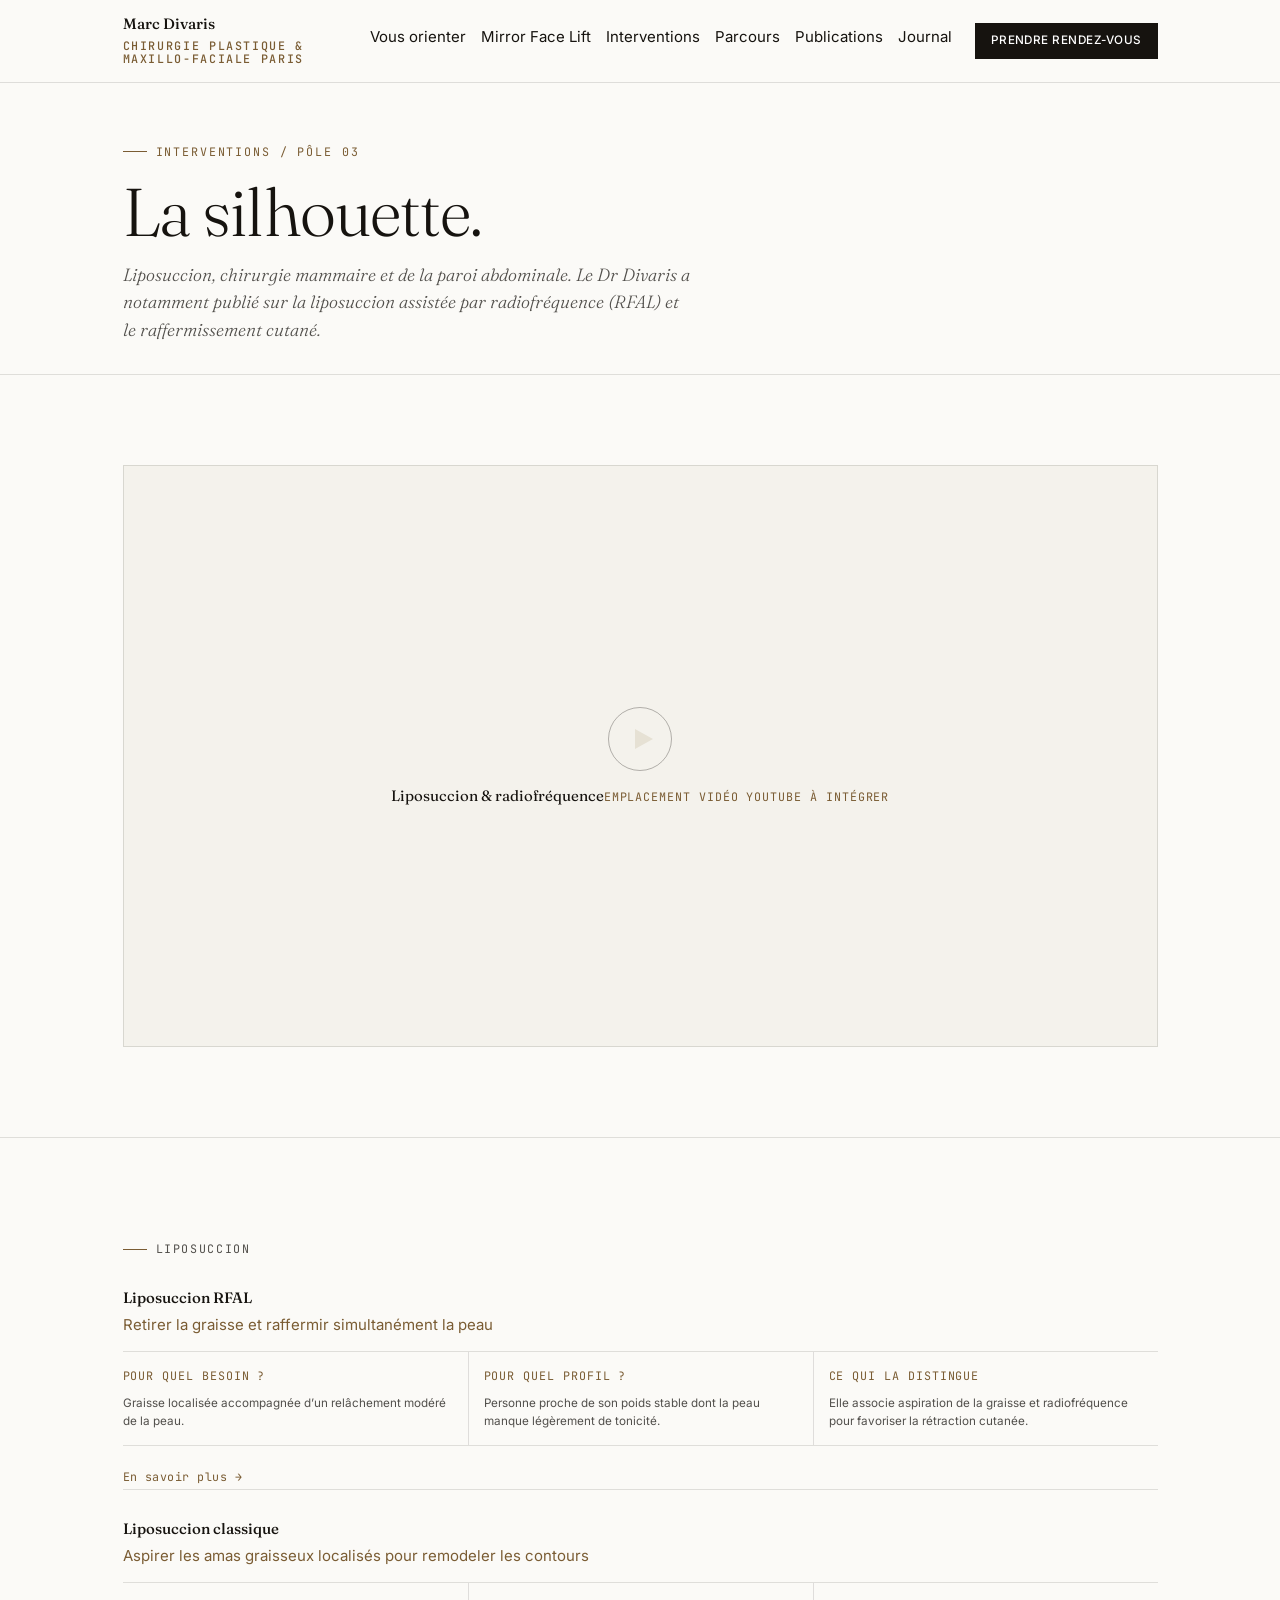
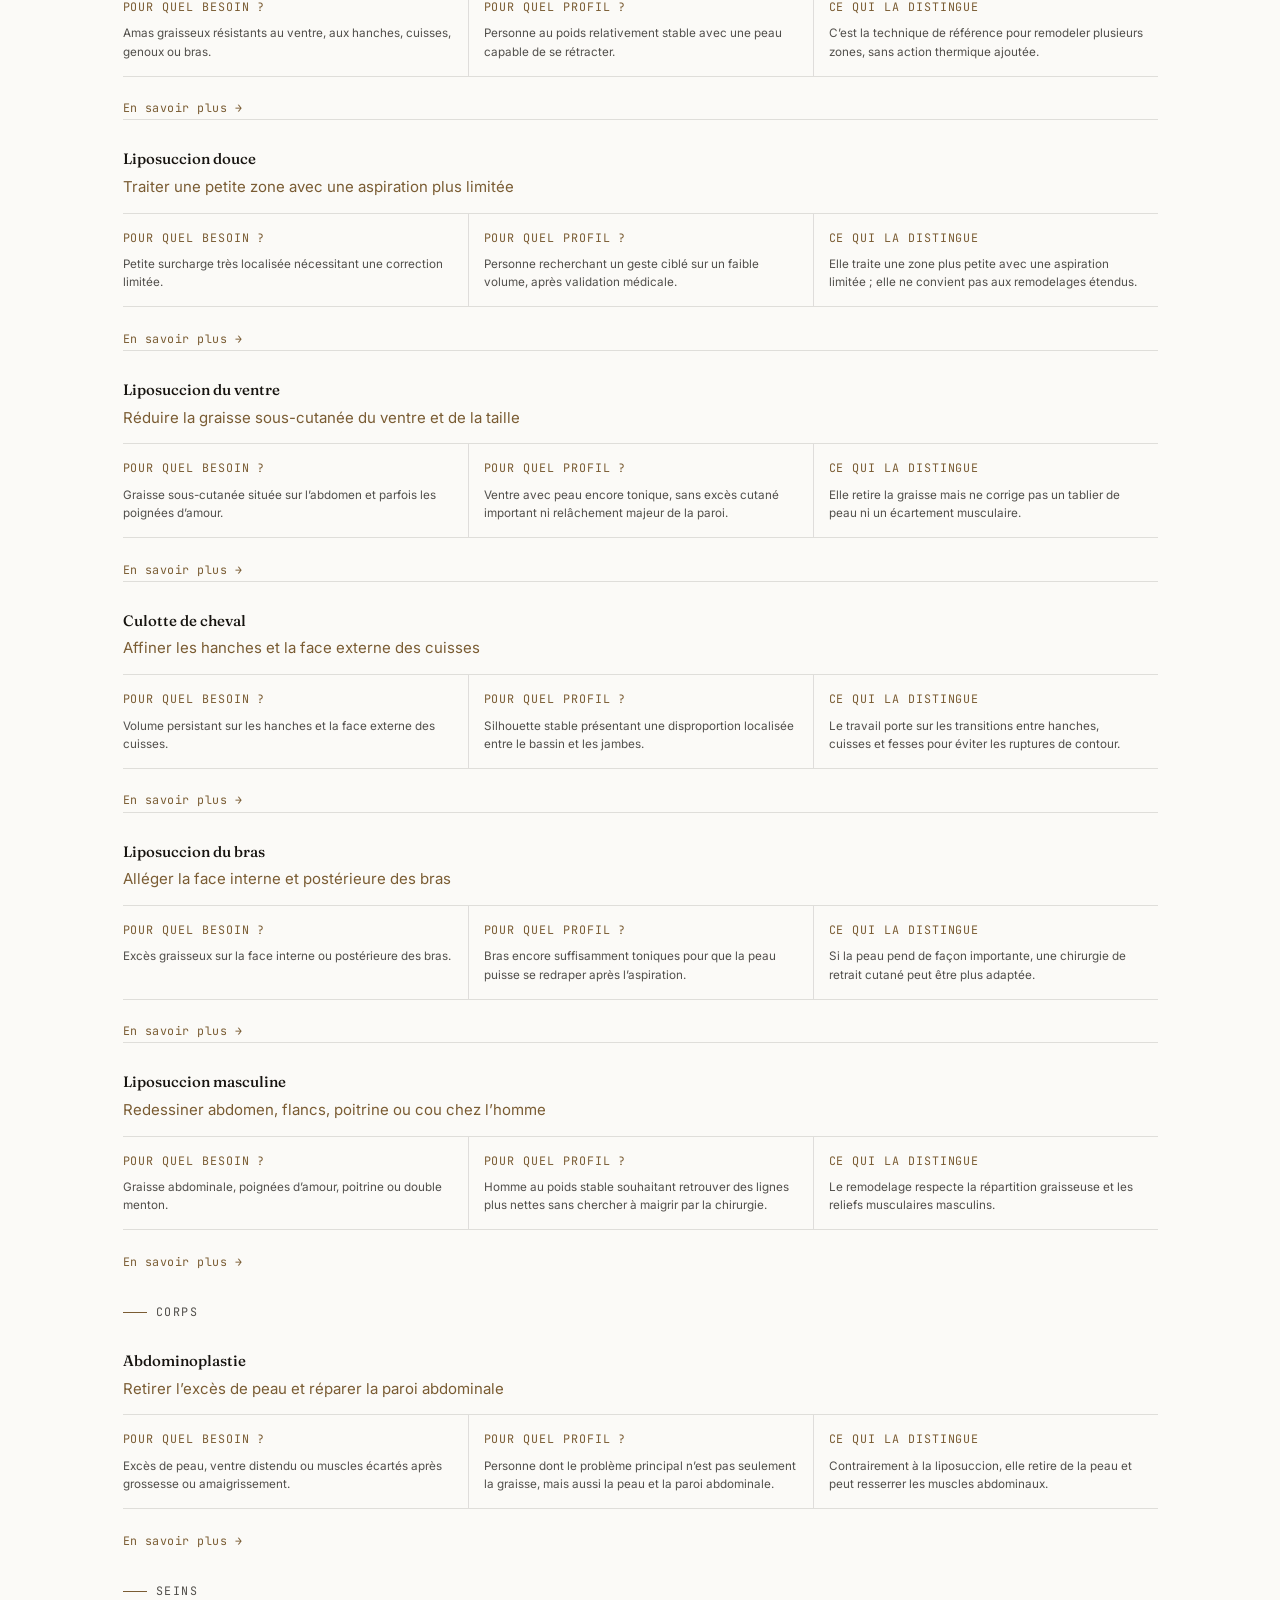
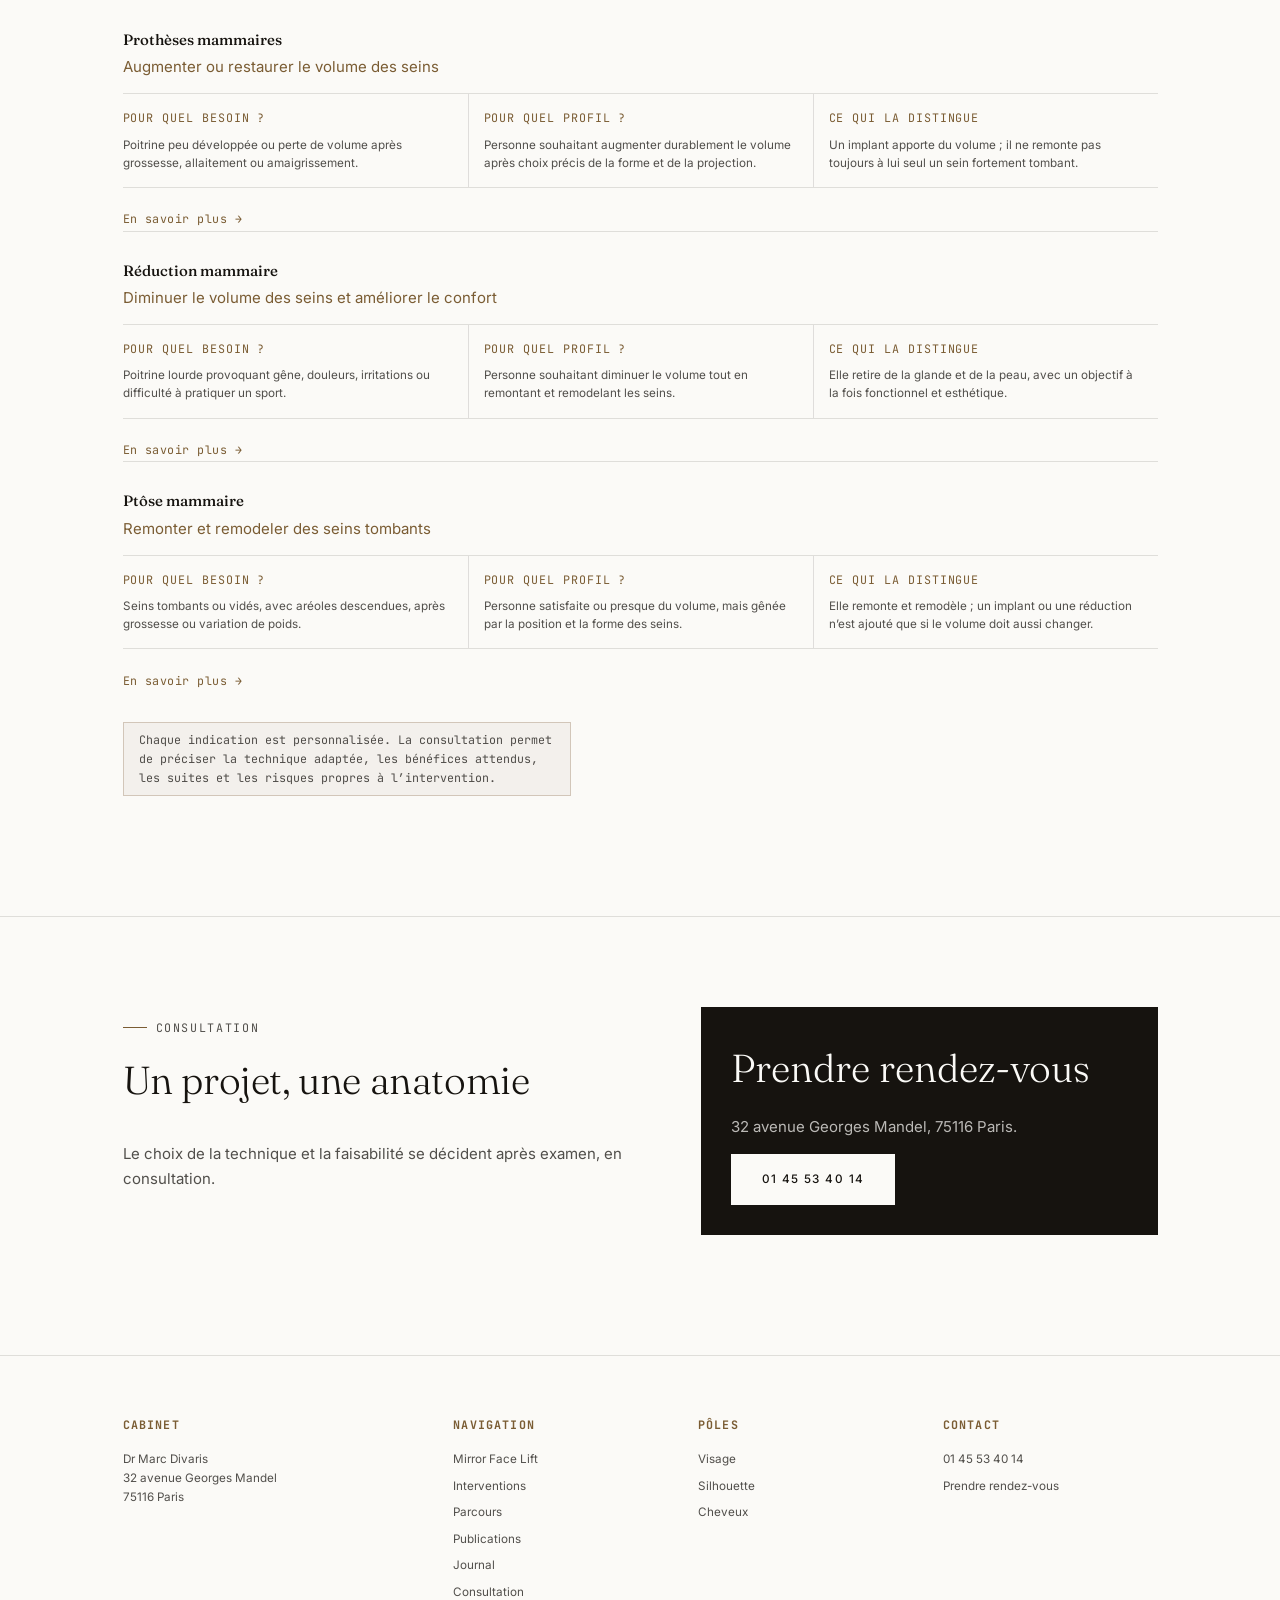
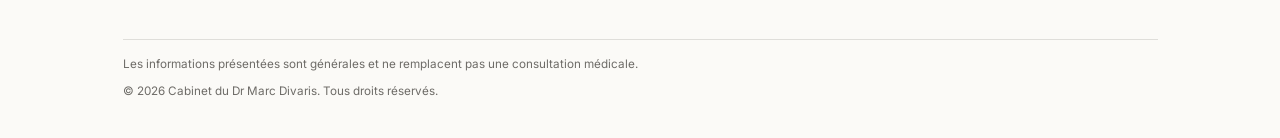
<file: silhouette.html>
﻿<!DOCTYPE html>
<html lang="fr">
<head>
<meta charset="UTF-8">
<meta name="viewport" content="width=device-width, initial-scale=1.0">
<title>Silhouette Dr Marc Divaris | Liposuccion, seins, abdomen</title>
<meta name="description" content="Chirurgie de la silhouette par le Dr Marc Divaris : liposuccion RFAL, abdominoplastie, prothèses, réduction et ptôse mammaires.">
<link rel="preconnect" href="https://fonts.googleapis.com">
<link rel="preconnect" href="https://fonts.gstatic.com" crossorigin>
<link href="https://fonts.googleapis.com/css2?family=Fraunces:ital,opsz,wght@0,9..144,300;0,9..144,400;0,9..144,500;0,9..144,600;1,9..144,300;1,9..144,400&family=Inter:wght@400;500;600&family=JetBrains+Mono:wght@400;500&display=swap" rel="stylesheet">
<link rel="stylesheet" href="assets/style.css">
</head>
<body>
<a class="skip-link" href="#contenu">Aller au contenu principal</a>

<header class="site">
  <div class="wrap site-nav">
    <a class="brand" href="index.html">Marc Divaris<small>Chirurgie plastique &amp; maxillo-faciale Paris</small></a>
    <button type="button" class="nav-toggle" aria-label="Ouvrir le menu" aria-expanded="false" aria-controls="nav-links"><span></span><span></span><span></span></button>
    <ul class="nav-links" id="nav-links">
      <li><a href="index.html">Accueil</a></li>
      <li><a href="methode.html">Mirror Face Lift</a></li>
      <li><a href="interventions.html" aria-current="page">Interventions</a></li>
      <li><a href="parcours.html">Parcours</a></li>
      <li><a href="consultation.html">Consultation</a></li>
      <li><a class="nav-cta" href="consultation.html">Prendre rendez-vous</a></li>
    </ul>
  </div>
</header>

<main id="contenu">

  <section class="page-head plain">
    <div class="wrap">
      <p class="eyebrow"><a href="interventions.html" style="color:inherit; text-decoration:none;">Interventions</a> / Pôle 03</p>
      <div class="mirror-stage"><h1 class="mirror-line"><span class="ghost" aria-hidden="true">La silhouette.</span><span class="real">La silhouette.</span></h1></div>
      <p class="page-lede">Liposuccion, chirurgie mammaire et de la paroi abdominale. Le Dr Divaris a notamment publié sur la liposuccion assistée par radiofréquence (RFAL) et le raffermissement cutané.</p>
    </div>
  </section>

  <section>
    <div class="wrap">
      <button type="button" class="video-slot" data-youtube="" aria-label="Vidéo chirurgie de la silhouette (à intégrer)">
        <span class="vs-inner"><span class="play"><svg width="18" height="20" viewBox="0 0 18 20" fill="none"><path d="M0 0L18 10L0 20V0Z" style="fill:var(--accent-light)"/></svg></span><span class="vs-title">Liposuccion &amp; radiofréquence</span><span class="vs-note">Emplacement vidéo YouTube à intégrer</span></span>
      </button>
    </div>
  </section>

  <section>
    <div class="wrap prose">
      <h2 class="sr-only">Interventions de la silhouette</h2>
      <p class="section-tag">Liposuccion</p>
      <div id="rfal" class="mt-2"><h3><a class="title-link" href="intervention.html?soin=rfal">Liposuccion RFAL<span class="title-clarifier">Retirer la graisse et raffermir simultanément la peau</span></a></h3><div class="decision-grid"><div><span>Pour quel besoin ?</span><p>Graisse localisée accompagnée d’un relâchement modéré de la peau.</p></div><div><span>Pour quel profil ?</span><p>Personne proche de son poids stable dont la peau manque légèrement de tonicité.</p></div><div><span>Ce qui la distingue</span><p>Elle associe aspiration de la graisse et radiofréquence pour favoriser la rétraction cutanée.</p></div></div><a class="detail-link" href="intervention.html?soin=rfal">En savoir plus <span aria-hidden="true">→</span></a></div>
      <hr class="divider mt-3">
      <div id="lipo" class="mt-3"><h3><a class="title-link" href="intervention.html?soin=lipo">Liposuccion classique<span class="title-clarifier">Aspirer les amas graisseux localisés pour remodeler les contours</span></a></h3><div class="decision-grid"><div><span>Pour quel besoin ?</span><p>Amas graisseux résistants au ventre, aux hanches, cuisses, genoux ou bras.</p></div><div><span>Pour quel profil ?</span><p>Personne au poids relativement stable avec une peau capable de se rétracter.</p></div><div><span>Ce qui la distingue</span><p>C’est la technique de référence pour remodeler plusieurs zones, sans action thermique ajoutée.</p></div></div><a class="detail-link" href="intervention.html?soin=lipo">En savoir plus <span aria-hidden="true">→</span></a></div>
      <hr class="divider mt-3">
      <div id="lipo-douce" class="mt-3"><h3><a class="title-link" href="intervention.html?soin=lipo-douce">Liposuccion douce<span class="title-clarifier">Traiter une petite zone avec une aspiration plus limitée</span></a></h3><div class="decision-grid"><div><span>Pour quel besoin ?</span><p>Petite surcharge très localisée nécessitant une correction limitée.</p></div><div><span>Pour quel profil ?</span><p>Personne recherchant un geste ciblé sur un faible volume, après validation médicale.</p></div><div><span>Ce qui la distingue</span><p>Elle traite une zone plus petite avec une aspiration limitée ; elle ne convient pas aux remodelages étendus.</p></div></div><a class="detail-link" href="intervention.html?soin=lipo-douce">En savoir plus <span aria-hidden="true">→</span></a></div>
      <hr class="divider mt-3">
      <div id="ventre" class="mt-3"><h3><a class="title-link" href="intervention.html?soin=ventre">Liposuccion du ventre<span class="title-clarifier">Réduire la graisse sous-cutanée du ventre et de la taille</span></a></h3><div class="decision-grid"><div><span>Pour quel besoin ?</span><p>Graisse sous-cutanée située sur l’abdomen et parfois les poignées d’amour.</p></div><div><span>Pour quel profil ?</span><p>Ventre avec peau encore tonique, sans excès cutané important ni relâchement majeur de la paroi.</p></div><div><span>Ce qui la distingue</span><p>Elle retire la graisse mais ne corrige pas un tablier de peau ni un écartement musculaire.</p></div></div><a class="detail-link" href="intervention.html?soin=ventre">En savoir plus <span aria-hidden="true">→</span></a></div>
      <hr class="divider mt-3">
      <div id="culotte" class="mt-3"><h3><a class="title-link" href="intervention.html?soin=culotte">Culotte de cheval<span class="title-clarifier">Affiner les hanches et la face externe des cuisses</span></a></h3><div class="decision-grid"><div><span>Pour quel besoin ?</span><p>Volume persistant sur les hanches et la face externe des cuisses.</p></div><div><span>Pour quel profil ?</span><p>Silhouette stable présentant une disproportion localisée entre le bassin et les jambes.</p></div><div><span>Ce qui la distingue</span><p>Le travail porte sur les transitions entre hanches, cuisses et fesses pour éviter les ruptures de contour.</p></div></div><a class="detail-link" href="intervention.html?soin=culotte">En savoir plus <span aria-hidden="true">→</span></a></div>
      <hr class="divider mt-3">
      <div id="bras" class="mt-3"><h3><a class="title-link" href="intervention.html?soin=bras">Liposuccion du bras<span class="title-clarifier">Alléger la face interne et postérieure des bras</span></a></h3><div class="decision-grid"><div><span>Pour quel besoin ?</span><p>Excès graisseux sur la face interne ou postérieure des bras.</p></div><div><span>Pour quel profil ?</span><p>Bras encore suffisamment toniques pour que la peau puisse se redraper après l’aspiration.</p></div><div><span>Ce qui la distingue</span><p>Si la peau pend de façon importante, une chirurgie de retrait cutané peut être plus adaptée.</p></div></div><a class="detail-link" href="intervention.html?soin=bras">En savoir plus <span aria-hidden="true">→</span></a></div>
      <hr class="divider mt-3">
      <div id="homme" class="mt-3"><h3><a class="title-link" href="intervention.html?soin=homme">Liposuccion masculine<span class="title-clarifier">Redessiner abdomen, flancs, poitrine ou cou chez l’homme</span></a></h3><div class="decision-grid"><div><span>Pour quel besoin ?</span><p>Graisse abdominale, poignées d’amour, poitrine ou double menton.</p></div><div><span>Pour quel profil ?</span><p>Homme au poids stable souhaitant retrouver des lignes plus nettes sans chercher à maigrir par la chirurgie.</p></div><div><span>Ce qui la distingue</span><p>Le remodelage respecte la répartition graisseuse et les reliefs musculaires masculins.</p></div></div><a class="detail-link" href="intervention.html?soin=homme">En savoir plus <span aria-hidden="true">→</span></a></div>

      <p class="section-tag mt-3">Corps</p>
      <div id="abdomino" class="mt-2"><h3><a class="title-link" href="intervention.html?soin=abdomino">Abdominoplastie<span class="title-clarifier">Retirer l’excès de peau et réparer la paroi abdominale</span></a></h3><div class="decision-grid"><div><span>Pour quel besoin ?</span><p>Excès de peau, ventre distendu ou muscles écartés après grossesse ou amaigrissement.</p></div><div><span>Pour quel profil ?</span><p>Personne dont le problème principal n’est pas seulement la graisse, mais aussi la peau et la paroi abdominale.</p></div><div><span>Ce qui la distingue</span><p>Contrairement à la liposuccion, elle retire de la peau et peut resserrer les muscles abdominaux.</p></div></div><a class="detail-link" href="intervention.html?soin=abdomino">En savoir plus <span aria-hidden="true">→</span></a></div>

      <p class="section-tag mt-3">Seins</p>
      <div id="protheses" class="mt-2"><h3><a class="title-link" href="intervention.html?soin=protheses">Prothèses mammaires<span class="title-clarifier">Augmenter ou restaurer le volume des seins</span></a></h3><div class="decision-grid"><div><span>Pour quel besoin ?</span><p>Poitrine peu développée ou perte de volume après grossesse, allaitement ou amaigrissement.</p></div><div><span>Pour quel profil ?</span><p>Personne souhaitant augmenter durablement le volume après choix précis de la forme et de la projection.</p></div><div><span>Ce qui la distingue</span><p>Un implant apporte du volume ; il ne remonte pas toujours à lui seul un sein fortement tombant.</p></div></div><a class="detail-link" href="intervention.html?soin=protheses">En savoir plus <span aria-hidden="true">→</span></a></div>
      <hr class="divider mt-3">
      <div id="reduction" class="mt-3"><h3><a class="title-link" href="intervention.html?soin=reduction">Réduction mammaire<span class="title-clarifier">Diminuer le volume des seins et améliorer le confort</span></a></h3><div class="decision-grid"><div><span>Pour quel besoin ?</span><p>Poitrine lourde provoquant gêne, douleurs, irritations ou difficulté à pratiquer un sport.</p></div><div><span>Pour quel profil ?</span><p>Personne souhaitant diminuer le volume tout en remontant et remodelant les seins.</p></div><div><span>Ce qui la distingue</span><p>Elle retire de la glande et de la peau, avec un objectif à la fois fonctionnel et esthétique.</p></div></div><a class="detail-link" href="intervention.html?soin=reduction">En savoir plus <span aria-hidden="true">→</span></a></div>
      <hr class="divider mt-3">
      <div id="ptose" class="mt-3"><h3><a class="title-link" href="intervention.html?soin=ptose">Ptôse mammaire<span class="title-clarifier">Remonter et remodeler des seins tombants</span></a></h3><div class="decision-grid"><div><span>Pour quel besoin ?</span><p>Seins tombants ou vidés, avec aréoles descendues, après grossesse ou variation de poids.</p></div><div><span>Pour quel profil ?</span><p>Personne satisfaite ou presque du volume, mais gênée par la position et la forme des seins.</p></div><div><span>Ce qui la distingue</span><p>Elle remonte et remodèle ; un implant ou une réduction n’est ajouté que si le volume doit aussi changer.</p></div></div><a class="detail-link" href="intervention.html?soin=ptose">En savoir plus <span aria-hidden="true">→</span></a></div>

      <p class="provisional mt-3">Chaque indication est personnalisée. La consultation permet de préciser la technique adaptée, les bénéfices attendus, les suites et les risques propres à l’intervention.</p>
    </div>
  </section>

  <section>
    <div class="wrap consult">
      <div class="prose"><p class="section-tag">Consultation</p><h2>Un projet, une anatomie</h2><p class="mt-2">Le choix de la technique et la faisabilité se décident après examen, en consultation.</p></div>
      <div class="consult-card"><h3>Prendre rendez-vous</h3><p>32 avenue Georges Mandel, 75116 Paris.</p><a class="btn btn-light" href="tel:+33145534014">01 45 53 40 14</a></div>
    </div>
  </section>

</main>

<footer class="site" id="site-footer"><!-- généré par assets/main.js --></footer>

<script src="assets/main.js"></script>
</body>
</html>
</file>
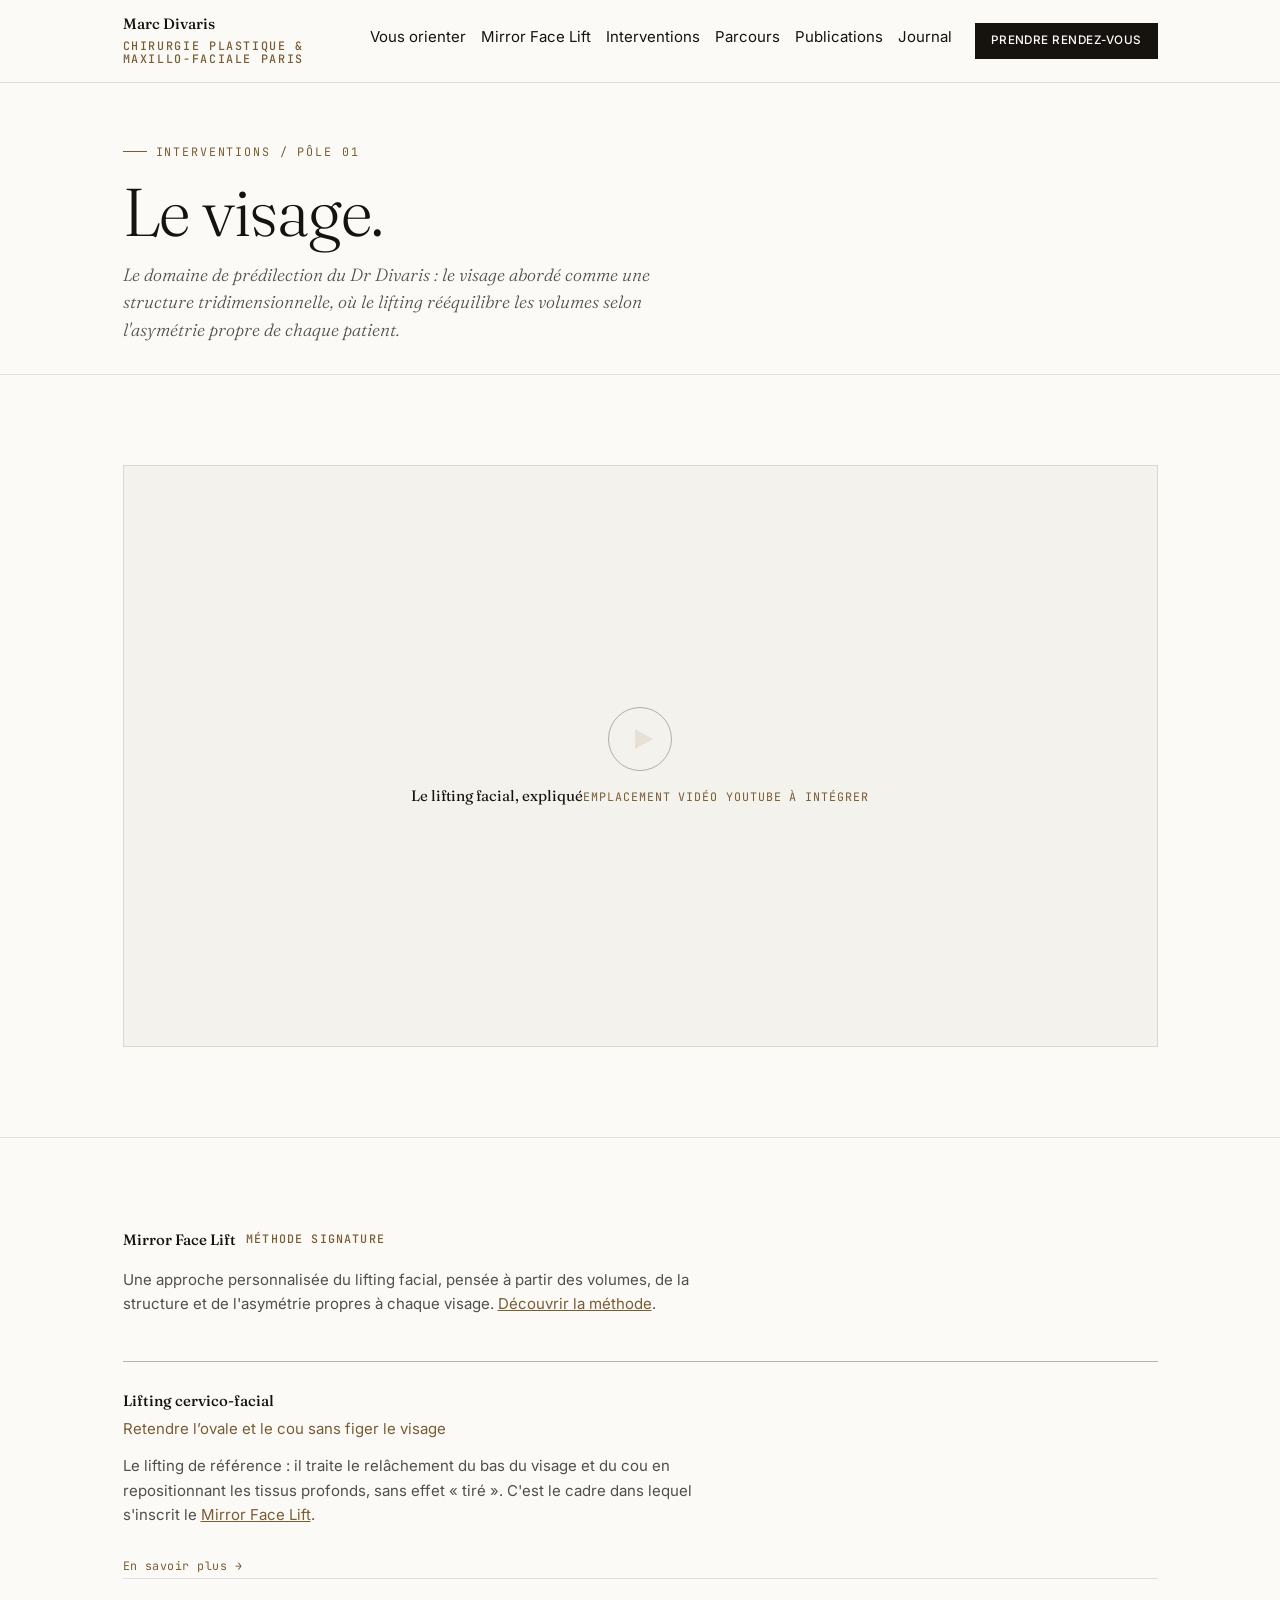
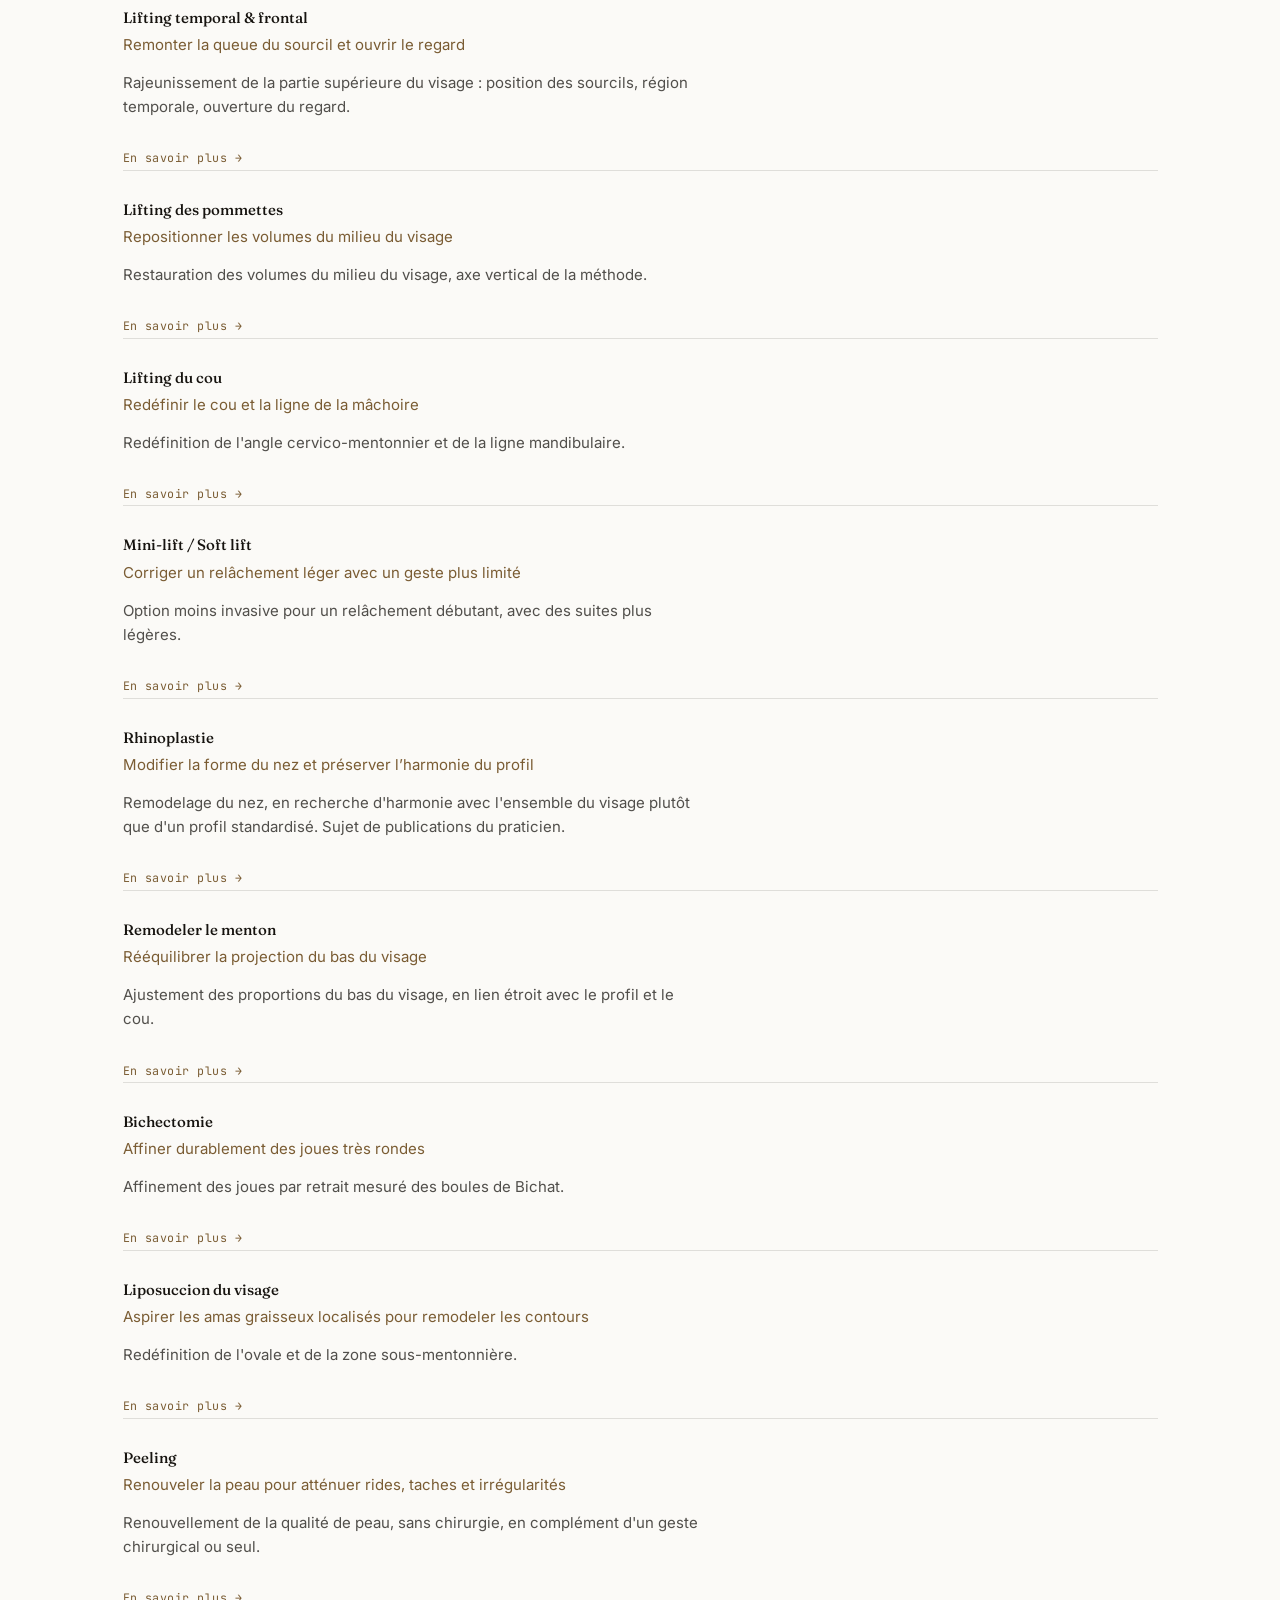
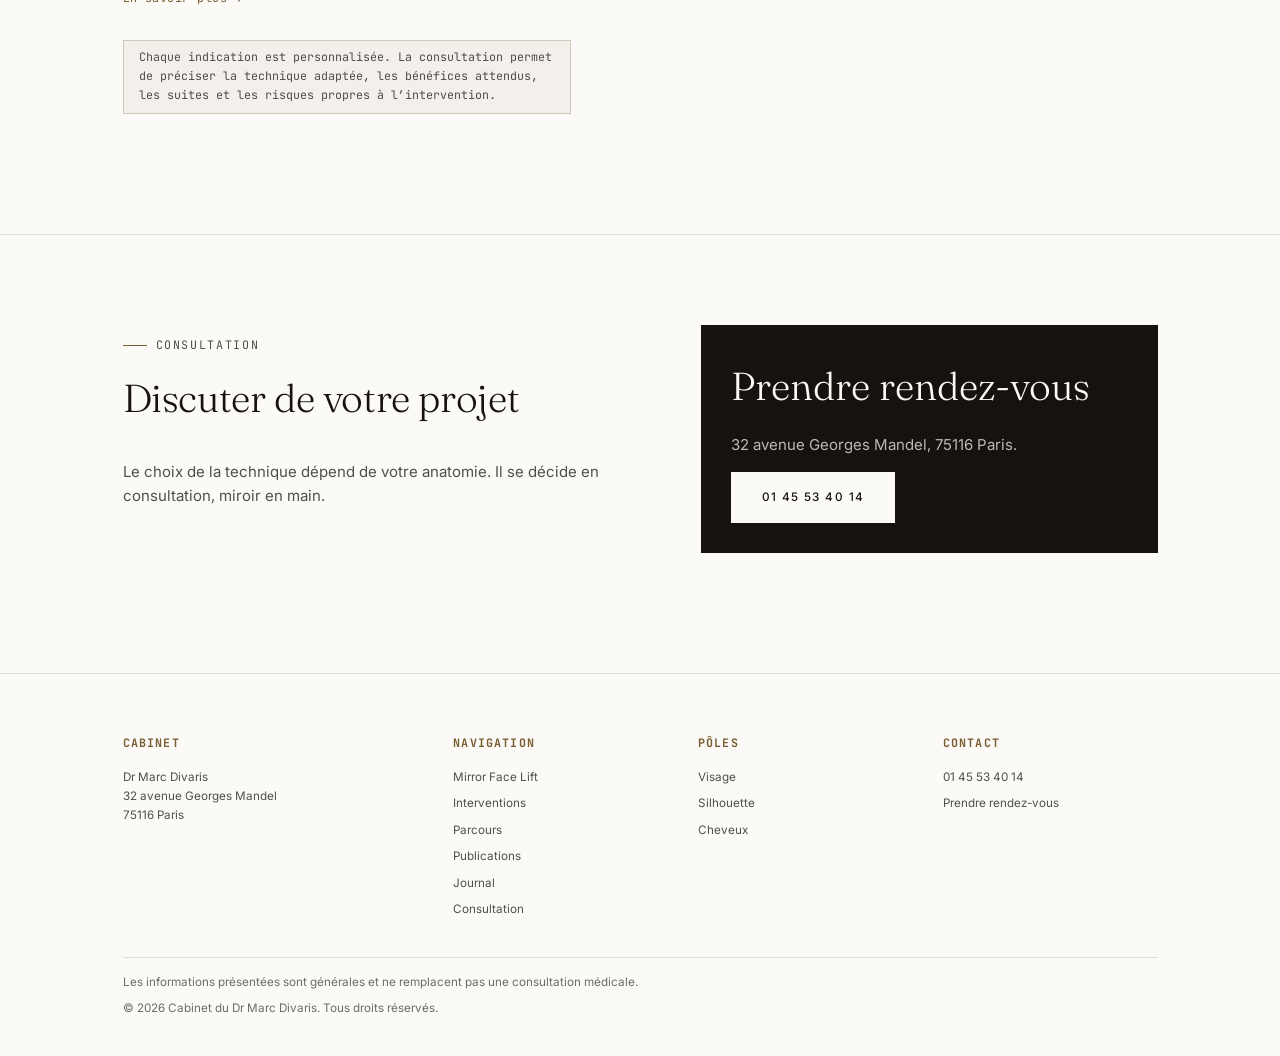
<file: visage.html>
﻿<!DOCTYPE html>
<html lang="fr">
<head>
<meta charset="UTF-8">
<meta name="viewport" content="width=device-width, initial-scale=1.0">
<title>Visage Dr Marc Divaris | Liftings, rhinoplastie, remodelage</title>
<meta name="description" content="Chirurgie et rajeunissement du visage par le Dr Marc Divaris : lifting cervico-facial, Mirror Lift, rhinoplastie, menton, bichectomie, peeling.">
<link rel="preconnect" href="https://fonts.googleapis.com">
<link rel="preconnect" href="https://fonts.gstatic.com" crossorigin>
<link href="https://fonts.googleapis.com/css2?family=Fraunces:ital,opsz,wght@0,9..144,300;0,9..144,400;0,9..144,500;0,9..144,600;1,9..144,300;1,9..144,400&family=Inter:wght@400;500;600&family=JetBrains+Mono:wght@400;500&display=swap" rel="stylesheet">
<link rel="stylesheet" href="assets/style.css">
</head>
<body>
<a class="skip-link" href="#contenu">Aller au contenu principal</a>

<header class="site">
  <div class="wrap site-nav">
    <a class="brand" href="index.html">Marc Divaris<small>Chirurgie plastique &amp; maxillo-faciale Paris</small></a>
    <button type="button" class="nav-toggle" aria-label="Ouvrir le menu" aria-expanded="false" aria-controls="nav-links"><span></span><span></span><span></span></button>
    <ul class="nav-links" id="nav-links">
      <li><a href="index.html">Accueil</a></li>
      <li><a href="methode.html">Mirror Face Lift</a></li>
      <li><a href="interventions.html" aria-current="page">Interventions</a></li>
      <li><a href="parcours.html">Parcours</a></li>
      <li><a href="consultation.html">Consultation</a></li>
      <li><a class="nav-cta" href="consultation.html">Prendre rendez-vous</a></li>
    </ul>
  </div>
</header>

<main id="contenu">

  <section class="page-head plain">
    <div class="wrap">
      <p class="eyebrow"><a href="interventions.html" style="color:inherit; text-decoration:none;">Interventions</a> / Pôle 01</p>
      <div class="mirror-stage"><h1 class="mirror-line"><span class="ghost" aria-hidden="true">Le visage.</span><span class="real">Le visage.</span></h1></div>
      <p class="page-lede">Le domaine de prédilection du Dr Divaris : le visage abordé comme une structure tridimensionnelle, où le lifting rééquilibre les volumes selon l'asymétrie propre de chaque patient.</p>
    </div>
  </section>

  <section>
    <div class="wrap">
      <button type="button" class="video-slot" data-youtube="" aria-label="Vidéo chirurgie du visage (à intégrer)">
        <span class="vs-inner"><span class="play"><svg width="18" height="20" viewBox="0 0 18 20" fill="none"><path d="M0 0L18 10L0 20V0Z" style="fill:var(--accent-light)"/></svg></span><span class="vs-title">Le lifting facial, expliqué</span><span class="vs-note">Emplacement vidéo YouTube à intégrer</span></span>
      </button>
    </div>
  </section>

  <section>
    <div class="wrap prose">
      <h2 class="sr-only">Interventions du visage</h2>
      <div id="mirror-face-lift" class="face-signature"><h3><a class="title-link" href="methode.html">Mirror Face Lift <span class="signature-label">méthode signature</span></a></h3><p>Une approche personnalisée du lifting facial, pensée à partir des volumes, de la structure et de l'asymétrie propres à chaque visage. <a href="methode.html" style="color:var(--accent);">Découvrir la méthode</a>.</p></div>
      <div id="lifting"><h3><a class="title-link" href="intervention.html?soin=lifting">Lifting cervico-facial<span class="title-clarifier">Retendre l’ovale et le cou sans figer le visage</span></a></h3><p>Le lifting de référence : il traite le relâchement du bas du visage et du cou en repositionnant les tissus profonds, sans effet « tiré ». C'est le cadre dans lequel s'inscrit le <a href="methode.html" style="color:var(--accent);">Mirror Face Lift</a>.</p><a class="detail-link" href="intervention.html?soin=lifting">En savoir plus <span aria-hidden="true">→</span></a></div>
      <hr class="divider mt-3">
      <div id="temporal" class="mt-3"><h3><a class="title-link" href="intervention.html?soin=temporal">Lifting temporal &amp; frontal<span class="title-clarifier">Remonter la queue du sourcil et ouvrir le regard</span></a></h3><p>Rajeunissement de la partie supérieure du visage : position des sourcils, région temporale, ouverture du regard.</p><a class="detail-link" href="intervention.html?soin=temporal">En savoir plus <span aria-hidden="true">→</span></a></div>
      <hr class="divider mt-3">
      <div id="pommettes" class="mt-3"><h3><a class="title-link" href="intervention.html?soin=pommettes">Lifting des pommettes<span class="title-clarifier">Repositionner les volumes du milieu du visage</span></a></h3><p>Restauration des volumes du milieu du visage, axe vertical de la méthode.</p><a class="detail-link" href="intervention.html?soin=pommettes">En savoir plus <span aria-hidden="true">→</span></a></div>
      <hr class="divider mt-3">
      <div id="cou" class="mt-3"><h3><a class="title-link" href="intervention.html?soin=cou">Lifting du cou<span class="title-clarifier">Redéfinir le cou et la ligne de la mâchoire</span></a></h3><p>Redéfinition de l'angle cervico-mentonnier et de la ligne mandibulaire.</p><a class="detail-link" href="intervention.html?soin=cou">En savoir plus <span aria-hidden="true">→</span></a></div>
      <hr class="divider mt-3">
      <div id="minilift" class="mt-3"><h3><a class="title-link" href="intervention.html?soin=minilift">Mini-lift / Soft lift<span class="title-clarifier">Corriger un relâchement léger avec un geste plus limité</span></a></h3><p>Option moins invasive pour un relâchement débutant, avec des suites plus légères.</p><a class="detail-link" href="intervention.html?soin=minilift">En savoir plus <span aria-hidden="true">→</span></a></div>
      <hr class="divider mt-3">
      <div id="rhino" class="mt-3"><h3><a class="title-link" href="intervention.html?soin=rhino">Rhinoplastie<span class="title-clarifier">Modifier la forme du nez et préserver l’harmonie du profil</span></a></h3><p>Remodelage du nez, en recherche d'harmonie avec l'ensemble du visage plutôt que d'un profil standardisé. Sujet de publications du praticien.</p><a class="detail-link" href="intervention.html?soin=rhino">En savoir plus <span aria-hidden="true">→</span></a></div>
      <hr class="divider mt-3">
      <div id="menton" class="mt-3"><h3><a class="title-link" href="intervention.html?soin=menton">Remodeler le menton<span class="title-clarifier">Rééquilibrer la projection du bas du visage</span></a></h3><p>Ajustement des proportions du bas du visage, en lien étroit avec le profil et le cou.</p><a class="detail-link" href="intervention.html?soin=menton">En savoir plus <span aria-hidden="true">→</span></a></div>
      <hr class="divider mt-3">
      <div id="bichectomie" class="mt-3"><h3><a class="title-link" href="intervention.html?soin=bichectomie">Bichectomie<span class="title-clarifier">Affiner durablement des joues très rondes</span></a></h3><p>Affinement des joues par retrait mesuré des boules de Bichat.</p><a class="detail-link" href="intervention.html?soin=bichectomie">En savoir plus <span aria-hidden="true">→</span></a></div>
      <hr class="divider mt-3">
      <div id="lipo" class="mt-3"><h3><a class="title-link" href="intervention.html?soin=lipo-visage">Liposuccion du visage<span class="title-clarifier">Aspirer les amas graisseux localisés pour remodeler les contours</span></a></h3><p>Redéfinition de l'ovale et de la zone sous-mentonnière.</p><a class="detail-link" href="intervention.html?soin=lipo-visage">En savoir plus <span aria-hidden="true">→</span></a></div>
      <hr class="divider mt-3">
      <div id="peeling" class="mt-3"><h3><a class="title-link" href="intervention.html?soin=peeling">Peeling<span class="title-clarifier">Renouveler la peau pour atténuer rides, taches et irrégularités</span></a></h3><p>Renouvellement de la qualité de peau, sans chirurgie, en complément d'un geste chirurgical ou seul.</p><a class="detail-link" href="intervention.html?soin=peeling">En savoir plus <span aria-hidden="true">→</span></a></div>

      <p class="provisional mt-3">Chaque indication est personnalisée. La consultation permet de préciser la technique adaptée, les bénéfices attendus, les suites et les risques propres à l’intervention.</p>
    </div>
  </section>

  <section>
    <div class="wrap consult">
      <div class="prose"><p class="section-tag">Consultation</p><h2>Discuter de votre projet</h2><p class="mt-2">Le choix de la technique dépend de votre anatomie. Il se décide en consultation, miroir en main.</p></div>
      <div class="consult-card"><h3>Prendre rendez-vous</h3><p>32 avenue Georges Mandel, 75116 Paris.</p><a class="btn btn-light" href="tel:+33145534014">01 45 53 40 14</a></div>
    </div>
  </section>

</main>

<footer class="site" id="site-footer"><!-- généré par assets/main.js --></footer>

<script src="assets/main.js"></script>
</body>
</html>
</file>
<file: assets/style.css>
/* =========================================================
   Dr Marc Divaris Design system
   Direction "galerie" : blanc d'accrochage, encre, un seul
   accent bronze (cartels, liens). Aucun effet décoratif —
   la retenue est le style.
   ========================================================= */

:root{
  --bg: #FBFAF7;
  --bg-2: #FFFFFF;
  --paper: #F4F2EC;
  --ink: #16130F;
  --charcoal: #16130F;
  --ink-70: rgba(22,19,15,0.74);
  --ink-55: rgba(22,19,15,0.62);
  --accent: #7A5C33;
  --accent-light: #E6E1D4;
  --accent-warm: #16130F;
  --accent-soft: #EAE5DA;
  --line: rgba(22,19,15,0.12);
  --line-strong: rgba(22,19,15,0.30);

  --serif: 'Fraunces', Georgia, serif;
  --sans: 'Inter', system-ui, sans-serif;
  --mono: 'JetBrains Mono', ui-monospace, monospace;

  /* Échelle générale contenue à dessein (pas une media query : ces
     valeurs s'appliquent sur toutes les tailles d'écran). */
  --maxw: 1080px;
  --pad: clamp(1rem, 2.6vw, 1.5rem);

  /* Espacement */
  --space-xs: 0.5rem;
  --space-sm: 1rem;
  --space-md: 2rem;
  --space-lg: 4rem;
  --space-xl: 6rem;
  --space-2xl: 8rem;

  /* Typographie */
  --text-hero: clamp(2.6rem, 5.6vw, 4.5rem);
  --text-h2: clamp(1.7rem, 3.5vw, 2.6rem);
  --text-body: 1rem;
  --text-meta: 0.78rem;

  /* Transition : uniquement des changements de couleur/opacité,
     jamais de translation ni de mise à l'échelle décorative. */
  --ease: cubic-bezier(.16,1,.3,1);
  --hover-shadow: 0 0 0 rgba(0,0,0,0);
  --press-scale: 1;
}

*{ box-sizing: border-box; }
html{ scroll-behavior: smooth; }
body{
  margin:0;
  background: var(--bg);
  color: var(--ink);
  font-family: var(--sans);
  line-height: 1.62;
  -webkit-font-smoothing: antialiased;
}
img{ max-width:100%; display:block; }
a{ color: inherit; }
::selection{ background:rgba(122,92,51,.22); }

.skip-link{
  position:absolute; left:-9999px; top:0;
  background: var(--ink); color: var(--bg);
  padding:var(--space-xs) var(--space-sm); z-index:200;
  font-family: var(--mono); font-size:var(--text-meta);
}
.skip-link:focus{ left:1rem; top:1rem; }
.sr-only{ position:absolute; width:1px; height:1px; padding:0; margin:calc(-1 * var(--space-xs)); overflow:hidden; clip:rect(0,0,0,0); white-space:nowrap; border:0; }

/* ---------------- États interactifs (ÉTAPE 4) : uniformes sur tout le site.
   Le brief cite .nav-link/.btn-cta, qui n'existent pas ici : équivalence
   utilisée -> .nav-link = .nav-links a/.top, .btn-cta = .btn. */
a, button, .nav-links a, .nav-links .top, .btn, .ref-link{
  transition: color .3s var(--ease), opacity .3s var(--ease), border-color .3s var(--ease), background-color .3s var(--ease), transform .3s var(--ease), box-shadow .3s var(--ease);
}
a:hover, .nav-links a:hover, .nav-links .top:hover, .ref-link:hover{ color: var(--accent); }
.ref-link:hover{ transform:translateX(2px); }
a:focus-visible, button:focus-visible, .nav-links a:focus-visible, .nav-links .top:focus-visible{
  outline:2px solid var(--accent); outline-offset:3px;
}
:focus-visible{ outline:2px solid var(--accent); outline-offset:3px; }
button:not(:disabled){ cursor:pointer; }
button:active, .btn:active, .card:active, .pole:active, .g-card:active, .chip:active, .g-pill:active, .detail-link:active, .ref-link:active, .publication-card:active{
  transform:translateY(0) scale(var(--press-scale));
}

.wrap{ max-width: var(--maxw); margin:0 auto; padding:0 var(--pad); }
.mono{ font-family: var(--mono); }
.tbc{ font-family: var(--mono); font-size:var(--text-meta); color: var(--accent); border-bottom:1px dotted var(--accent); }

/* ---------------- Header / nav ---------------- */
header.site{
  position:sticky; top:0; z-index:50;
  background: rgba(251,250,247,.92);
  backdrop-filter: blur(8px);
  border-bottom:1px solid var(--line);
}
/* padding-block (pas le raccourci "padding") pour ne pas écraser le
   padding horizontal hérité de .wrap : bug pré-existant repéré et corrigé
   lors de la vérification responsive de l'ÉTAPE 6 (marge latérale à 0 sur
   mobile, logo collé au bord de l'écran). */
.site-nav{ display:flex; align-items:center; justify-content:space-between; padding-block:var(--space-sm); gap:var(--space-sm); }
.brand{ font-family: var(--serif); font-weight:500; font-size:var(--text-body); text-decoration:none; line-height:1.15; }
.brand small{
  display:block; font-family: var(--mono); font-size:var(--text-meta);
  letter-spacing:.14em; text-transform:uppercase; color: var(--accent);
  font-weight:500; margin-top:var(--space-xs);
}
.nav-links{ list-style:none; display:flex; gap:var(--space-sm); margin:0; padding:0; align-items:center; }
.nav-links > li{ position:relative; }

/* Lien de nav : pas de soulignement par défaut uniquement au survol/focus,
   avec une transition rapide et douce (180ms). L'état "page active" est
   permanent (couleur accent + trait fixe), indépendant du hover. */
.nav-links a, .nav-links .top{
  text-decoration:none; font-size:var(--text-body); position:relative; padding-bottom:var(--space-xs); white-space:nowrap;
  display:inline-flex; align-items:center; gap:var(--space-xs); color:var(--ink); background:none; border:none;
  font-family:var(--sans); cursor:pointer;
}
.nav-links a[aria-current="page"], .nav-links .top[aria-current="page"]{ color: var(--accent); }
.nav-links > li > a::after, .nav-links > li > .top::after{
  content:''; position:absolute; left:0; right:0; bottom:-2px; height:1px;
  background: var(--accent); transform: scaleX(0); transform-origin:left; transition: transform .3s var(--ease);
}
.nav-links > li > a:hover::after, .nav-links > li > a:focus-visible::after,
.nav-links > li > a[aria-current="page"]::after,
.nav-links > li.has-menu:hover > .top::after,
.nav-links > li.has-menu:focus-within > .top::after,
.nav-links > li.has-menu.open-sub > .top::after,
.nav-links > li > .top[aria-current="page"]::after{ transform: scaleX(1); }

/* Panneau unique et éditorial : aucune cascade ni flèche par item. */
.submenu{
  list-style:none; margin:0; padding:var(--space-xs) 0; position:absolute; top:calc(100% + 8px); left:-.75rem;
  min-width:230px; background:var(--bg-2); border:1px solid var(--line); border-radius:0;
  box-shadow:none; opacity:0; visibility:hidden; transform:translateY(4px); z-index:60;
}
.has-menu.open-sub > .submenu, .has-menu:focus-within > .submenu{
  opacity:1; visibility:visible; transform:none;
}
.submenu li{ width:auto; position:static; }
.submenu a{
  display:block; padding:var(--space-xs) var(--space-sm); font-size:var(--text-meta); font-weight:400;
  white-space:nowrap; text-decoration:none; color:var(--charcoal);
}
.submenu a:hover, .submenu a:focus-visible{ background:rgba(22,19,15,.05); color:var(--accent); }

/* "Prendre rendez-vous" : vrai bouton (mêmes codes que le CTA du hero, via
   la classe .btn), pas un lien de nav il doit se détacher visuellement du
   reste du menu. Sélecteur renforcé (#nav-links) pour primer sur .btn quel
   que soit l'ordre des règles dans la feuille de style. */
#nav-links .nav-cta{
  margin-left:var(--space-xs); padding:var(--space-xs) var(--space-sm); font-size:var(--text-meta); text-decoration:none;
  background: var(--ink); color: var(--bg-2); border:1px solid var(--ink);
  letter-spacing:.04em;
}
#nav-links .nav-cta:hover, #nav-links .nav-cta:focus-visible{ background:var(--accent); border-color:var(--accent); color: var(--bg-2); }
.nav-cta::after{ display:none; }

.nav-toggle{
  display:none; background:none; border:1px solid var(--line-strong);
  width:42px; height:38px; border-radius:0; cursor:pointer;
  align-items:center; justify-content:center; gap:var(--space-xs); flex-direction:column;
  transition:background .3s var(--ease), border-color .3s var(--ease);
}
.nav-toggle span{ display:block; width:18px; height:1.5px; background: var(--ink); }
.nav-toggle:hover, .nav-toggle:focus-visible{ background:var(--ink); border-color:var(--ink); }
.nav-toggle:hover span, .nav-toggle:focus-visible span{ background:var(--bg); }

@media (max-width: 1080px){
  .nav-toggle{ display:flex; }
  .nav-links{
    position:absolute; top:100%; left:0; right:0;
    flex-direction:column; align-items:stretch; gap:0;
    background: var(--bg); border-bottom:1px solid var(--line);
    padding:var(--space-xs) var(--pad) var(--space-sm); display:none; max-height:80vh; overflow-y:auto;
  }
  .nav-links.open{ display:flex; }
  .nav-links > li{ width:100%; border-bottom:1px solid var(--line); }
  .nav-links > li > a, .nav-links > li > .top{ padding:var(--space-sm) 0; width:100%; }
  .nav-links > li > a::after, .nav-links > li > .top::after{ display:none; }
  .has-menu{ display:block; }
  /* Le panneau unique devient un accordéon tactile empilé. */
  .submenu{
    position:static; opacity:1; visibility:visible; transform:none; box-shadow:none; border:none;
    width:100%; min-width:0; padding:0 0 var(--space-xs); display:none; background:transparent;
  }
  .has-menu.open-sub > .submenu{ display:block; }
  .submenu a{ padding:var(--space-xs) 0 var(--space-xs) var(--space-sm); color:var(--charcoal); }
  #nav-links .nav-cta{ margin:var(--space-sm) 0 0; display:inline-flex; align-self:flex-start; }
}


/* Entrée signature de la page Visage. */
.face-signature{
  padding:0 0 var(--space-md); margin:0 0 var(--space-md); border-bottom:1px solid var(--line-strong);
}
.signature-label{
  display:inline-block; margin-left:var(--space-xs); vertical-align:.18em;
  font-family:var(--mono); font-size:var(--text-meta); font-weight:500; letter-spacing:.1em;
  text-transform:uppercase; color:var(--accent);
}
@media (max-width:640px){
  .signature-label{ display:block; margin:var(--space-xs) 0 0; }
}
/* ---------------- Page title / mirror ---------------- */
.page-head{ padding:var(--space-lg) 0 var(--space-md); }
.eyebrow{
  font-family: var(--mono); font-size:var(--text-meta); letter-spacing:.16em;
  text-transform:uppercase; color: var(--accent); margin:0 0 var(--space-sm);
}
/* Trait de cartel : courte ligne bronze devant chaque étiquette,
   comme le filet gravé d'un cartel de musée. */
.eyebrow::before, .section-tag::before{
  content:''; display:inline-block; width:1.6rem; height:1px;
  background:var(--accent); margin-right:.6rem; vertical-align:.28em;
}
/* Titre de page : plus d'effet "fantôme". Un seul fondu lent à
   l'arrivée — la retenue d'un accrochage de galerie. */
.mirror-stage{ position:relative; }
.mirror-line{
  display:block; font-family: var(--serif); font-weight:300;
  font-size:var(--text-hero); line-height:1.04;
  letter-spacing:-.015em; position:relative; margin:0;
}
.mirror-line .ghost{ display:none; }
.mirror-line .real{ display:inline-block; animation: riseIn .7s var(--ease) both; }
@keyframes riseIn{
  from{ opacity:0; transform: translateY(10px); }
  to{ opacity:1; transform: none; }
}
@media (prefers-reduced-motion: reduce){
  *, *::before, *::after{ scroll-behavior:auto; transition-duration:.01ms !important; animation-duration:.01ms !important; animation-iteration-count:1 !important; }
  .mirror-line .real{ animation:none; }
}
/* Chapeau en italique serif : la voix du texte, pas celle de l'interface. */
.page-lede{
  max-width:52ch; font-family:var(--serif); font-style:italic; font-weight:300;
  font-size:1.18rem; line-height:1.55; color: var(--ink-70); margin:var(--space-md) 0 0;
}

/* Mention factuelle des distinctions/publications sobre, jamais façon trophée :
   simple ligne mono discrète, bordure fine, pas de couleur criarde ni d'icône. */
.credentials{
  margin:var(--space-sm) 0 0; padding-left:var(--space-sm); border-left:2px solid var(--accent-soft);
  font-family: var(--mono); font-size:var(--text-meta); line-height:1.7; color: var(--ink-55);
  max-width:56ch;
}
.credentials strong{ color: var(--ink-70); font-weight:500; }

/* ---------------- Sections ---------------- */
/* padding-block explicite (ÉTAPE 3) : --space-xl par défaut, réduit à
   --space-lg sous 640px (voir media query en bas de fichier). Seule
   déclaration pour toutes les <section> du site. */
section{ padding-block: var(--space-xl); border-top:1px solid var(--line); }
section.plain{ border-top:none; }
.section-head{ display:flex; justify-content:space-between; align-items:baseline; gap:var(--space-md); margin-bottom:var(--space-md); flex-wrap:wrap; }
.section-tag{ font-family: var(--mono); font-size:var(--text-meta); letter-spacing:.14em; text-transform:uppercase; color: var(--accent); }
h2{ font-family: var(--serif); font-weight:300; font-size:var(--text-h2); margin:var(--space-xs) 0 0; max-width:24ch; letter-spacing:-.01em; }
h3{ font-family: var(--serif); font-weight:500; font-size:var(--text-body); margin:0 0 var(--space-sm); }
.section-note{ max-width:32ch; font-size:var(--text-body); color: var(--ink-55); text-align:right; }
@media (max-width:640px){ .section-note{ text-align:left; } }

/* ---------------- Buttons ---------------- */
/* Rectangles nets, capitales espacées. Un seul mouvement autorisé :
   le changement de couleur. Encre au repos, bronze au survol. */
.btn{
  display:inline-flex; align-items:center; gap:var(--space-xs);
  background: var(--ink); color: var(--bg-2); text-decoration:none;
  padding:var(--space-sm) var(--space-md); font-size:var(--text-meta); font-weight:500; border:1px solid var(--ink);
  border-radius:0; letter-spacing:.12em; text-transform:uppercase;
  transition: background .3s var(--ease), color .3s var(--ease), border-color .3s var(--ease);
}
.btn:hover, .btn:focus-visible{ background:var(--accent); border-color:var(--accent); color:var(--bg-2); }
.btn-outline{ background:transparent; color: var(--ink); border:1px solid var(--ink); }
.btn-outline:hover, .btn-outline:focus-visible{ background:var(--ink); color: var(--bg-2); border-color: var(--ink); }
.btn-light{ background: var(--bg); color: var(--ink); border-color: var(--bg); }
.btn-light:hover, .btn-light:focus-visible{ background:transparent; color: var(--bg); border-color:var(--bg); }

/* ---------------- Pole / service cards ---------------- */
.card-grid{ display:grid; grid-template-columns: repeat(auto-fill, minmax(240px,1fr)); gap:1px; background: var(--line); border:1px solid var(--line); }
.card{
  background: var(--bg); padding:var(--space-md) var(--space-sm); text-decoration:none; color:inherit;
  display:flex; flex-direction:column; gap:var(--space-xs); min-height:150px; position:relative;
  transition: background .3s var(--ease);
}
.card:hover, .card:focus-visible{ background: var(--bg-2); z-index:2; }
.card .idx{ font-family: var(--mono); font-size:var(--text-meta); color: var(--accent); margin-top:var(--space-xs); }
.card h3{ font-size:var(--text-body); margin:var(--space-xs) 0 var(--space-sm); }
.card p{ margin:0; font-size:var(--text-meta); color: var(--ink-55); }
.card .arrow{ margin-top:auto; font-family: var(--mono); font-size:var(--text-meta); color: var(--accent); transition:transform .3s var(--ease); }
.card:hover .arrow, .card:focus-visible .arrow{ transform:translateX(4px); }

/* pôle overview (home) */
.pole-list{ display:grid; grid-template-columns: repeat(3,1fr); gap:1px; background: var(--line); border:1px solid var(--line); }
@media (max-width:820px){ .pole-list{ grid-template-columns:1fr 1fr; } }
@media (max-width:640px){ .pole-list{ grid-template-columns:1fr; } }
.pole{ background: var(--bg); padding:var(--space-md) var(--space-sm); text-decoration:none; color:inherit; position:relative; transition:background .3s var(--ease); }
.pole:hover, .pole:focus-visible{ background: var(--bg-2); z-index:2; }
.pole .num{ font-family: var(--mono); font-size:var(--text-meta); color: var(--accent); }
.pole h3{ margin:var(--space-xs) 0 var(--space-sm); }
.pole p{ margin:0 0 var(--space-xs); font-size:var(--text-body); color: var(--ink-70); }
.pole .items{ font-size:var(--text-meta); color: var(--ink-55); font-family: var(--mono); }

/* ---------------- Video slot (YouTube placeholder) ---------------- */
.video-slot{
  position:relative; aspect-ratio:16/9; background: var(--paper); color: var(--ink);
  border-radius:0; overflow:hidden; display:flex; align-items:center; justify-content:center;
  text-align:center; cursor:pointer; border:1px solid var(--line); width:100%; font-family: var(--sans);
  transition:border-color .3s var(--ease), background .3s var(--ease);
}
.video-slot .vs-inner{ position:relative; z-index:1; padding:var(--space-sm); }
.video-slot .play{
  width:64px; height:64px; border-radius:50%; border:1px solid var(--line-strong);
  margin:0 auto var(--space-sm); display:flex; align-items:center; justify-content:center;
  transition: background .3s var(--ease), border-color .3s var(--ease);
}
.video-slot .play svg{ margin-left:var(--space-xs); }
.video-slot:hover, .video-slot:focus-visible{ border-color:var(--line-strong); background:var(--bg-2); }
.video-slot:hover .play, .video-slot:focus-visible .play{ background: var(--ink); border-color: var(--ink); }
.video-slot .vs-title{ font-family: var(--serif); font-size:var(--text-body); }
.video-slot .vs-note{ font-family: var(--mono); font-size:var(--text-meta); letter-spacing:.08em; text-transform:uppercase; color: var(--accent); margin-top:var(--space-xs); }

/* ---------------- Comparison slider ---------------- */
.compare-wrap{ position:relative; }
.compare{
  position:relative; aspect-ratio:8/13; border-radius:0; overflow:hidden; background: var(--paper);
  border:1px solid var(--line);
  touch-action:none; cursor:ew-resize; user-select:none;
}
.compare img, .compare svg{ position:absolute; top:0; left:0; width:100%; height:100%; display:block; }
.compare img{ object-fit:cover; }
.pane-a, .pane-b{ position:absolute; inset:0; overflow:hidden; }
.pane-b::after, .pane-a::after{
  content:''; position:absolute; inset:0; pointer-events:none;
  background:linear-gradient(to bottom, rgba(22,19,15,0) 62%, rgba(22,19,15,.46) 100%);
}
.compare .pane-a{ position:absolute; inset:0; clip-path: inset(0 50% 0 0); }
.compare-handle{ position:absolute; top:0; bottom:0; left:50%; width:2px; background: var(--bg); transform:translateX(-1px); pointer-events:none; }
.compare-grip{
  position:absolute; top:50%; left:50%; width:2.6rem; height:2.6rem; border-radius:50%;
  background: var(--bg); transform:translate(-50%,-50%); display:flex; align-items:center; justify-content:center;
  font-family: var(--mono); font-size:var(--text-meta); color: var(--ink); box-shadow:0 2px 10px rgba(0,0,0,.25); pointer-events:none;
}
.compare-label{ position:absolute; bottom:.9rem; font-family: var(--mono); font-size:var(--text-meta); letter-spacing:.08em; text-transform:uppercase; color: var(--bg-2); background: rgba(22,19,15,.72); padding:var(--space-xs) var(--space-xs); pointer-events:none; }
.compare-label.left{ left:.9rem; } .compare-label.right{ right:.9rem; }
.compare-range{ position:absolute; inset:0; width:100%; height:100%; opacity:0; cursor:ew-resize; }
.compare-disclaimer{ margin-top:var(--space-sm); font-size:var(--text-meta); color: var(--ink-55); font-style:italic; border-top:1px dashed var(--line-strong); padding-top:var(--space-sm); }

/* ---------------- Timeline ---------------- */
.timeline{ list-style:none; margin:0; padding:0; border-left:1px solid var(--line-strong); }
.timeline li{ position:relative; padding:0 0 var(--space-md) var(--space-md); }
.timeline li:last-child{ padding-bottom:0; }
.timeline li::before{ content:''; position:absolute; left:-5px; top:.3rem; width:9px; height:9px; border-radius:50%; background: var(--bg); border:1.5px solid var(--accent); }
.tl-date{ font-family: var(--mono); font-size:var(--text-meta); color: var(--accent); display:block; margin-bottom:var(--space-xs); }
.tl-title{ font-family: var(--serif); font-size:var(--text-body); margin:0 0 var(--space-sm); font-weight:500; }
.tl-body{ margin:0; font-size:var(--text-body); color: var(--ink-70); max-width:60ch; }

/* ---------------- Two-col ---------------- */
.two-col{ display:grid; grid-template-columns:1.1fr 1fr; gap:var(--space-lg); align-items:start; }
@media (max-width:860px){ .two-col{ grid-template-columns:1fr; gap:var(--space-md); } }

.axes{ list-style:none; margin:var(--space-md) 0 0; padding:0; display:grid; gap:var(--space-sm); }
.axes li{ border-left:2px solid var(--accent-light); padding-left:var(--space-sm); }
.axes strong{ display:block; font-family: var(--serif); font-size:var(--text-body); font-weight:500; }
.axes span{ font-size:var(--text-meta); color: var(--ink-55); }

/* ---------------- Provisional banner ---------------- */
.provisional{
  font-family: var(--mono); font-size:var(--text-meta); color: var(--accent);
  background: rgba(122,92,51,.06); border:1px solid rgba(122,92,51,.28);
  padding:var(--space-xs) var(--space-sm); margin:0 0 var(--space-md); max-width:70ch;
}

/* ---------------- Press / publication lists ---------------- */
.ref-list{ list-style:none; margin:0; padding:0; }
.ref-list li{ display:grid; grid-template-columns: 8.5rem 1fr; gap:var(--space-sm); padding:var(--space-sm) 0; border-top:1px solid var(--line); }
.ref-list li:first-child{ border-top:none; }
.ref-src{ font-family: var(--mono); font-size:var(--text-meta); color: var(--accent); }
.ref-body{ margin:0; font-size:var(--text-body); }
@media (max-width:640px){ .ref-list li{ grid-template-columns:1fr; gap:var(--space-xs); } }
.press-group{ margin-top:var(--space-md); }
.press-group:first-of-type{ margin-top:0; }
.press-group h3{
  margin:0 0 var(--space-sm); padding-bottom:var(--space-xs); border-bottom:1px solid var(--line);
  font-family:var(--mono); font-size:var(--text-meta); letter-spacing:.12em; text-transform:uppercase;
  color:var(--accent);
}
.press-list li{ grid-template-columns:10.5rem 1fr; padding:var(--space-sm) 0; }
.press-list .ref-body span{ color:var(--ink-55); font-size:var(--text-meta); }
.ref-link{
  display:inline-flex; align-items:center; margin-top:var(--space-xs); padding:0; border:0;
  background:transparent; color:var(--accent); font:inherit; font-family:var(--mono);
  font-size:var(--text-meta); text-decoration:none; cursor:pointer;
  transition:color .3s var(--ease), transform .3s var(--ease);
}
.ref-link:focus-visible{ outline:2px solid var(--accent); outline-offset:3px; }
@media (max-width:640px){ .press-list li{ grid-template-columns:1fr; } }

/* ---------------- Consult card ---------------- */
.consult{ display:grid; grid-template-columns:1.2fr 1fr; gap:var(--space-md); align-items:start; }
@media (max-width:860px){ .consult{ grid-template-columns:1fr; } }
.consult-card{ background: var(--ink); color: var(--bg); padding:var(--space-md); border-radius:0; }
.consult-card h3{ font-weight:300; font-size:var(--text-h2); }
.consult-card p{ color: rgba(251,250,247,.72); font-size:var(--text-body); margin-bottom:var(--space-sm); }
.consult-card .row{ display:flex; flex-wrap:wrap; gap:var(--space-xs); }
.contact-lines{ list-style:none; margin:var(--space-sm) 0 0; padding:0; }
.contact-lines li{ display:grid; grid-template-columns:7rem 1fr; gap:var(--space-sm); padding:var(--space-xs) 0; border-top:1px solid var(--line); font-size:var(--text-body); }
.contact-lines dt, .contact-lines .k{ font-family: var(--mono); font-size:var(--text-meta); text-transform:uppercase; letter-spacing:.06em; color: var(--accent); }

/* ---------------- Footer ---------------- */
footer.site{ border-top:1px solid var(--line); padding:var(--space-lg) 0 var(--space-md); font-size:var(--text-meta); color: var(--ink-70); margin-top:var(--space-md); }
.footer-grid{ display:grid; grid-template-columns: 1.4fr 1fr 1fr 1fr; gap:var(--space-md); margin-bottom:var(--space-md); }
@media (max-width:820px){ .footer-grid{ grid-template-columns:1fr 1fr; } }
@media (max-width:640px){ .footer-grid{ grid-template-columns:1fr; } }
.footer-grid h4{ font-family: var(--mono); font-size:var(--text-meta); letter-spacing:.1em; text-transform:uppercase; color: var(--accent); margin:0 0 var(--space-sm); }
.footer-grid ul{ list-style:none; margin:0; padding:0; }
.footer-grid li{ margin-bottom:var(--space-xs); }
.footer-grid a{ text-decoration:none; }
.footer-grid a:hover{ color: var(--accent); }
address{ font-style:normal; }
.legal{ border-top:1px solid var(--line); padding-top:var(--space-sm); font-size:var(--text-meta); color: var(--ink-55); }
.legal p{ margin:0 0 var(--space-xs); }
details.legal-details summary{ cursor:pointer; font-family: var(--mono); font-size:var(--text-meta); color: var(--accent); margin-top:var(--space-sm); }
details.legal-details div{ margin-top:var(--space-xs); }

/* ---------------- Guide conversationnel (accueil) ---------------- */
/* padding-block hérité de la règle générique section{} (ÉTAPE 3) */
.guide-intro{ max-width:60ch; }

.guide-box{
  margin-top:var(--space-md); background: var(--bg-2); border:1px solid var(--line-strong);
  border-radius:0; overflow:hidden;
}
.guide-form{ display:flex; align-items:stretch; gap:0; border-bottom:1px solid var(--line); }
.guide-form .field{ flex:1; display:flex; align-items:center; gap:var(--space-xs); padding:0 var(--space-sm); }
.guide-form .prompt-mark{ font-family: var(--serif); font-size:var(--text-h2); color: var(--accent); line-height:1; }
#guide-input{
  flex:1; border:none; background:none; font-family: var(--sans); font-size:var(--text-body);
  padding:var(--space-sm) 0; color: var(--ink); outline:none; min-width:0;
}
/* outline supprimé ci-dessus pour ne pas dédoubler le cadre de .guide-box :
   remplacé par un focus-visible dédié, comme l'exige la règle ÉTAPE 4. */
#guide-input:focus-visible{ outline:2px solid var(--accent); outline-offset:-2px; }
#guide-input::placeholder{ color: var(--ink-55); }
.guide-form button[type=submit]{
  border:none; background: var(--ink); color: var(--bg-2); font-family: var(--sans);
  font-size:var(--text-meta); font-weight:500; letter-spacing:.12em; text-transform:uppercase;
  padding:0 var(--space-md); cursor:pointer;
  transition:background .3s var(--ease);
  white-space:nowrap;
}
.guide-form button[type=submit]:hover, .guide-form button[type=submit]:focus-visible{ background: var(--accent); }

.guide-chips{ display:flex; flex-wrap:wrap; gap:var(--space-xs); padding:var(--space-sm) var(--space-sm); }
.guide-chips .lbl{ font-family: var(--mono); font-size:var(--text-meta); letter-spacing:.08em; text-transform:uppercase; color: var(--accent); width:100%; margin-bottom:var(--space-xs); }
.chip{
  border:1px solid var(--line-strong); background:none; border-radius:0;
  padding:var(--space-xs) var(--space-sm); font-family: var(--sans); font-size:var(--text-meta); color: var(--ink);
  cursor:pointer; transition: background .3s var(--ease), color .3s var(--ease), border-color .3s var(--ease);
}
.chip:hover, .chip:focus-visible{ background: var(--ink); color: var(--bg-2); border-color: var(--ink); }

.guide-thread{ padding:0 var(--space-sm); }
.guide-thread:empty{ display:none; }
.g-msg{ padding:var(--space-sm) 0; border-top:1px solid var(--line); }
.g-user{ display:flex; justify-content:flex-end; }
.g-user span{
  background: var(--ink); color: var(--bg-2); padding:var(--space-xs) var(--space-sm); border-radius:0;
  font-size:var(--text-body); max-width:80%;
}
.g-bot .g-lead{ font-family: var(--serif); font-size:var(--text-body); margin:0 0 var(--space-sm); }
.g-cards{ display:grid; grid-template-columns: repeat(auto-fit, minmax(220px,1fr)); gap:1px; background: var(--line); border:1px solid var(--line); border-radius:0; overflow:hidden; }
.g-card{ background: var(--bg-2); padding:var(--space-sm) var(--space-sm); text-decoration:none; color:inherit; display:flex; flex-direction:column; gap:var(--space-xs); position:relative; transition: background .3s var(--ease); }
.g-card:hover, .g-card:focus-visible{ background: var(--bg); z-index:2; }
.g-pole{ font-family: var(--mono); font-size:var(--text-meta); letter-spacing:.08em; text-transform:uppercase; color: var(--accent); }
.g-name{ font-family: var(--serif); font-size:var(--text-body); font-weight:500; }
.g-blurb{ font-size:var(--text-meta); color: var(--ink-55); }
.g-more{ margin-top:var(--space-xs); font-family: var(--mono); font-size:var(--text-meta); color: var(--accent); }
.g-disc{ margin:var(--space-sm) 0 0; font-size:var(--text-meta); font-style:italic; color: var(--ink-55); border-left:2px solid var(--accent-light); padding-left:var(--space-sm); }
.g-actions{ display:flex; flex-wrap:wrap; gap:var(--space-xs); }
.g-pill{ border:1px solid var(--line-strong); border-radius:0; padding:var(--space-xs) var(--space-sm); font-size:var(--text-meta); text-decoration:none; color: var(--ink); transition:background .3s var(--ease), color .3s var(--ease), border-color .3s var(--ease); }
.g-pill:hover, .g-pill:focus-visible{ background: var(--ink); color:var(--bg-2); border-color:var(--ink); }
.g-pill-dark{ background: var(--ink); color: var(--bg-2); border-color: var(--ink); }
.guide-underline{ margin-top:var(--space-sm); font-size:var(--text-meta); color: var(--ink-55); }
@media (max-width:640px){
  .guide-form{ flex-direction:column; align-items:stretch; }
  .guide-form .field{ padding:var(--space-xs) var(--space-sm); }
  .guide-form button[type=submit]{ padding:var(--space-sm); }
}

/* ---------------- Accueil : qui vous répond ---------------- */
.meet{background:none}
.meet-grid{display:grid;grid-template-columns:minmax(230px,360px) minmax(0,1fr);gap:var(--space-lg);align-items:end}
.meet-photo{height:430px;display:flex;align-items:flex-end;justify-content:center;border:1px solid var(--line);background:var(--paper);padding:var(--space-sm);overflow:hidden}
.meet-photo img{width:min(100%,305px);max-height:410px;object-fit:contain;object-position:bottom}
.meet-content{padding:0 0 var(--space-sm);max-width:700px}
.meet-quote{margin:var(--space-xs) 0 0;font-family:var(--serif);font-style:italic;font-weight:300;font-size:var(--text-hero);line-height:1.14;color:var(--ink)}
.meet-signature{margin:var(--space-sm) 0 0;color:var(--ink-70);font-size:var(--text-body)}
.meet-points{display:grid;grid-template-columns:repeat(3,minmax(0,1fr));gap:0;margin:var(--space-md) 0 0;border-top:1px solid var(--line);border-bottom:1px solid var(--line)}
.meet-points span{display:block;padding:var(--space-sm) var(--space-sm) var(--space-sm) 0;color:var(--ink-55);font-size:var(--text-meta);line-height:1.45}
.meet-points span+span{border-left:1px solid var(--line);padding-left:var(--space-sm)}
.meet-points strong{display:block;margin-bottom:var(--space-xs);color:var(--ink);font-family:var(--mono);font-size:var(--text-meta);font-weight:500;letter-spacing:.08em;text-transform:uppercase}
.meet-link{display:inline-flex;align-items:center;gap:var(--space-xs);margin-top:var(--space-sm);color:var(--accent);font-family:var(--mono);font-size:var(--text-meta);text-decoration:none;border-bottom:1px solid var(--accent-light)}
.meet-link span{transition:transform .3s var(--ease)}.meet-link:hover span{transform:translateX(3px)}
@media(max-width:820px){.meet-grid{grid-template-columns:1fr;align-items:start}.meet-photo{height:340px}.meet-photo img{width:255px;max-height:330px}.meet-content{padding-bottom:0}.meet-points{grid-template-columns:1fr}.meet-points span{padding:var(--space-sm) 0}.meet-points span+span{border-left:0;border-top:1px solid var(--line);padding-left:0}}

/* utilities */
.prose p{ color: var(--ink-70); max-width:64ch; }
.prose p + p{ margin-top:var(--space-sm); }
.blog-cover{ width:100%; max-width:64ch; border-radius:0; margin:0 0 var(--space-md); }
.muted{ color: var(--ink-55); }
.center{ text-align:center; }
.mt-2{ margin-top:var(--space-md); } .mt-3{ margin-top:var(--space-md); }
.divider{ height:1px; background: var(--line); border:none; margin:0; }

/* Fiche détaillée d'une intervention */
.care-detail{padding-top:var(--space-sm)}.care-layout{display:grid;grid-template-columns:minmax(0,1fr) 300px;gap:var(--space-xl);align-items:start}.care-aside{position:sticky;top:7rem;border-left:1px solid var(--line);padding-left:var(--space-sm)}.care-aside h2{font-size:var(--text-h2)}.care-aside .btn{margin-top:var(--space-sm)}.care-aside .text-link{display:block;margin-top:var(--space-sm);color:var(--accent);font-family:var(--mono);font-size:var(--text-meta);text-decoration:none}.source-link{margin-top:var(--space-sm);font-family:var(--mono);font-size:var(--text-meta)}.source-link a{color:var(--accent);text-decoration:none;border-bottom:1px solid var(--accent-light)}@media(max-width:800px){.care-layout{grid-template-columns:1fr}.care-aside{position:static;border-left:0;border-top:1px solid var(--line);padding:var(--space-md) 0 0}}

.care-longform{margin-top:var(--space-lg)}.care-long-section{padding:var(--space-md) 0;border-top:1px solid var(--line)}.care-long-section h2{font-size:var(--text-h2);margin:0 0 var(--space-sm)}.care-long-section p+p{margin-top:var(--space-sm)}

.detail-link{display:inline-flex;align-items:center;gap:var(--space-xs);margin-top:var(--space-sm);color:var(--accent);font-family:var(--mono);font-size:var(--text-meta);letter-spacing:.04em;text-decoration:none;border-bottom:1px solid transparent;transition:color .3s var(--ease),border-color .3s var(--ease)}.detail-link:hover,.detail-link:focus-visible{border-bottom-color:var(--accent)}.detail-link span{transition:transform .3s var(--ease)}.detail-link:hover span,.detail-link:focus-visible span{transform:translateX(4px)}

.title-link{color:inherit;text-decoration:none}.title-link:hover,.title-link:focus-visible{color:var(--accent)}.title-link .title-clarifier{transition:color .3s var(--ease)}.title-link:hover .title-clarifier,.title-link:focus-visible .title-clarifier{color:var(--accent)}

.title-clarifier{display:block;max-width:52rem;margin-top:var(--space-xs);font-family:var(--sans);font-size:var(--text-body);font-weight:400;line-height:1.45;color:var(--accent)}.prose h3:has(.title-clarifier){line-height:1.2}

.decision-grid{display:grid;grid-template-columns:repeat(3,minmax(0,1fr));gap:0;margin:var(--space-sm) 0 var(--space-xs);border-top:1px solid var(--line);border-bottom:1px solid var(--line)}.decision-grid>div{padding:var(--space-sm) var(--space-sm) var(--space-sm) 0}.decision-grid>div+div{border-left:1px solid var(--line);padding-left:var(--space-sm)}.decision-grid span{display:block;margin-bottom:var(--space-xs);font-family:var(--mono);font-size:var(--text-meta);letter-spacing:.08em;text-transform:uppercase;color:var(--accent)}.decision-grid p{margin:0;font-size:var(--text-meta);line-height:1.55;color:var(--ink-70)}@media(max-width:760px){.decision-grid{grid-template-columns:1fr}.decision-grid>div{padding:var(--space-sm) 0}.decision-grid>div+div{border-left:0;border-top:1px solid var(--line);padding-left:0}}

/* Recherche, distinction et publications */
.research-proof{padding-top:var(--space-2xl);border-top:1px solid var(--line)}
.proof-intro{display:grid;grid-template-columns:minmax(260px,.78fr) minmax(0,1.22fr);align-items:end;gap:var(--space-2xl)}
.proof-portrait{min-height:500px;display:flex;align-items:flex-end;justify-content:center;border:1px solid var(--line);background:var(--paper);padding:var(--space-sm);overflow:hidden}
.proof-portrait img{width:min(100%,450px);max-height:570px;object-fit:contain;object-position:bottom}
.proof-copy{padding-bottom:var(--space-md)}.proof-copy h2{max-width:760px;margin:var(--space-xs) 0 var(--space-sm);font-size:var(--text-hero);line-height:1.02}
.proof-copy>p:not(.section-tag){max-width:680px;color:var(--ink-70);font-size:var(--text-body)}
.proof-facts{list-style:none;display:grid;grid-template-columns:repeat(3,1fr);margin:var(--space-md) 0 0;padding:var(--space-sm) 0 0;border-top:1px solid var(--line)}
.proof-facts li{padding-right:var(--space-sm)}.proof-facts strong{display:block;font-family:var(--serif);font-size:var(--text-h2);font-weight:500}.proof-facts span{display:block;margin-top:var(--space-xs);font-family:var(--mono);font-size:var(--text-meta);color:var(--accent);text-transform:uppercase;letter-spacing:.08em}
.publication-head{display:flex;align-items:end;justify-content:space-between;gap:var(--space-md);margin:var(--space-2xl) 0 var(--space-sm)}.publication-head p{margin:0}.publication-head>p:last-child{color:var(--ink-55);font-size:var(--text-meta)}
.publication-grid{display:grid;grid-template-columns:repeat(2,minmax(0,1fr));border:1px solid var(--line)}
.publication-card{min-width:0;padding:0;border:0;border-radius:0;background:var(--bg);color:var(--charcoal);text-align:left;cursor:pointer;position:relative;transition:background .3s var(--ease)}.publication-card+.publication-card{border-left:1px solid var(--line)}
.publication-preview{position:relative;display:block;aspect-ratio:4/3;padding:var(--space-md);overflow:hidden;background:var(--paper);border-bottom:1px solid var(--line)}
.publication-preview img{width:100%;height:100%;object-fit:contain;object-position:top center}
.publication-open{position:absolute;right:1rem;bottom:1rem;padding:var(--space-xs) var(--space-sm);background:var(--ink);color:var(--bg-2);font-family:var(--mono);font-size:var(--text-meta);opacity:0;transition:opacity .3s var(--ease)}
.publication-card:hover,.publication-card:focus-visible{background:var(--bg-2);z-index:2}.publication-card:hover .publication-open,.publication-card:focus-visible .publication-open{opacity:1}
.publication-meta{display:block;min-height:165px;padding:var(--space-sm) var(--space-sm) var(--space-md)}.publication-meta>*{display:block}.publication-type{margin-bottom:var(--space-xs);font-family:var(--mono);font-size:var(--text-meta);letter-spacing:.09em;text-transform:uppercase;color:var(--accent)}
.publication-meta strong{max-width:560px;font-family:var(--serif);font-size:var(--text-h2);font-weight:500;line-height:1.18}.publication-meta>span:last-child{margin-top:var(--space-xs);color:var(--ink-55);font-size:var(--text-meta)}
.pdf-reader{width:min(94vw,1200px);height:92vh;max-width:none;max-height:none;padding:0;border:1px solid var(--line-strong);border-radius:0;background:var(--bg)}
.pdf-reader::backdrop{background:rgba(22,19,15,.8);backdrop-filter:blur(4px)}.pdf-reader-bar{height:58px;display:flex;align-items:center;justify-content:space-between;gap:var(--space-sm);padding:0 var(--space-sm) 0 var(--space-sm);border-bottom:1px solid var(--line);font-size:var(--text-meta)}
.pdf-reader-bar>div{display:flex;align-items:center;gap:var(--space-sm)}.pdf-reader-bar a{color:var(--accent);font-family:var(--mono);font-size:var(--text-meta);text-decoration:none}.pdf-reader-close{width:34px;height:34px;padding:0;border:1px solid var(--line);border-radius:0;background:transparent;font-size:var(--text-h2);cursor:pointer;transition:background .3s var(--ease),color .3s var(--ease),border-color .3s var(--ease)}.pdf-reader-close:hover,.pdf-reader-close:focus-visible{background:var(--ink);color:var(--bg-2);border-color:var(--ink)}.pdf-reader iframe{width:100%;height:calc(100% - 58px);border:0;background:var(--bg)}
@media(max-width:760px){.proof-intro{grid-template-columns:1fr}.proof-portrait{min-height:390px}.proof-copy{padding-bottom:0}.proof-facts{grid-template-columns:1fr;gap:var(--space-sm)}.publication-head{display:block}.publication-head>p:last-child{margin-top:var(--space-xs)}.publication-grid{grid-template-columns:1fr}.publication-card+.publication-card{border-left:0;border-top:1px solid var(--line)}.publication-preview{aspect-ratio:1/1;padding:var(--space-sm)}.publication-open{opacity:1;transform:none}.pdf-reader{width:100vw;height:100vh;border:0}.pdf-reader-bar a{display:none}}

html{font-size:15px}
body{overflow-x:hidden}
.page-head{padding:var(--space-lg) 0 var(--space-md)}
.mirror-line{font-size:var(--text-hero)}
.page-lede{margin-top:var(--space-sm)}
h2{font-size:var(--text-h2)}
.section-head{gap:var(--space-sm)}
.card{padding:var(--space-sm)}
.consult-card{padding:var(--space-md)}
.video-slot{min-height:280px}

/* Parcours Mirror Face Lift */
#comprendre,.method-explained,#publications{scroll-margin-top:var(--space-xl)}
.method-hero-actions{display:flex;align-items:center;gap:var(--space-sm);margin-top:var(--space-md)}
.method-proof-link{display:flex;flex-direction:column;color:var(--accent);font-family:var(--mono);font-size:var(--text-meta);line-height:1.5;text-decoration:none;transition:color .3s var(--ease)}
.method-proof-link:hover,.method-proof-link:focus-visible{color:var(--ink)}
.method-proof-link span{color:var(--ink);font-family:var(--sans);font-size:var(--text-meta);font-weight:600}
.method-drag-note{font-size:var(--text-meta);color:var(--accent)}
.two-col{grid-template-columns:minmax(0,1fr) minmax(320px,.78fr);gap:var(--space-md);align-items:center}
.compare-wrap{width:min(100%,480px);justify-self:end}
.compare{aspect-ratio:4/5;max-height:600px}
.compare-disclaimer{max-width:54ch;font-size:var(--text-meta);line-height:1.45}
.method-explained{background:var(--paper)}
.method-steps{list-style:none;margin:var(--space-md) 0 0;padding:0;border-top:1px solid var(--line)}
.method-steps li{display:grid;grid-template-columns:54px minmax(0,1fr);gap:var(--space-sm);padding:var(--space-sm) 0;border-bottom:1px solid var(--line)}
.method-step-number{padding-top:var(--space-xs);font-family:var(--mono);font-size:var(--text-meta);color:var(--accent)}
.method-steps h3{margin:0;font-family:var(--serif);font-size:var(--text-body);font-weight:500}
.method-steps p{max-width:72ch;margin:var(--space-sm) 0 0;color:var(--ink-70);font-size:var(--text-body)}
.method-inline-link{display:inline-flex;margin-top:var(--space-sm);color:var(--accent);font-family:var(--mono);font-size:var(--text-meta);text-decoration:none;border-bottom:1px solid var(--accent-light)}
.axes{gap:1px!important;background:var(--line);border:1px solid var(--line)}
.axes li{background:var(--paper);padding:var(--space-sm)}

/* Preuves scientifiques placées en fin de parcours */
.research-proof{padding-top:var(--space-lg)}
.proof-intro{grid-template-columns:300px minmax(0,1fr);align-items:center;gap:var(--space-lg)}
.proof-portrait{min-height:0;height:360px}
.proof-portrait img{width:290px;max-height:350px}
.proof-copy{padding:0}
.proof-copy h2{max-width:620px;margin:var(--space-xs) 0 var(--space-sm);font-size:var(--text-hero);line-height:1.03}
.proof-copy>p:not(.section-tag){font-size:var(--text-body)}
.proof-facts{margin-top:var(--space-sm);padding-top:var(--space-sm)}
.proof-facts strong{font-size:var(--text-h2)}
.publication-head{margin:var(--space-lg) 0 var(--space-sm)}
.publication-grid{max-width:900px;margin:0 auto}
.publication-preview{aspect-ratio:16/10;padding:var(--space-sm)}
.publication-preview img{max-width:330px;margin:0 auto}
.publication-meta{min-height:130px;padding:var(--space-sm) var(--space-sm) var(--space-sm)}
.publication-meta strong{font-size:var(--text-h2)}

@media(max-width:860px){
  .two-col{grid-template-columns:1fr}
  .compare-wrap{justify-self:center}
  .proof-intro{grid-template-columns:240px minmax(0,1fr);gap:var(--space-md)}
  .proof-portrait{height:310px}.proof-portrait img{width:240px;max-height:300px}
}
@media(max-width:640px){
  html{font-size:14px}
  section{ padding-block: var(--space-lg); }
  .mirror-line{font-size:var(--text-hero)}
  h2{font-size:var(--text-h2)}
  .proof-copy h2{font-size:var(--text-hero)}
  .method-hero-actions{align-items:flex-start;flex-direction:column;gap:var(--space-sm)}
  .compare-wrap{width:min(100%,390px)}
  .method-steps li{grid-template-columns:38px minmax(0,1fr)}
  .axes{grid-template-columns:1fr!important}
  .proof-intro{grid-template-columns:1fr}
  .proof-portrait{height:330px}.proof-portrait img{width:250px;max-height:320px}
  .publication-preview{aspect-ratio:4/3}
}
</file>
